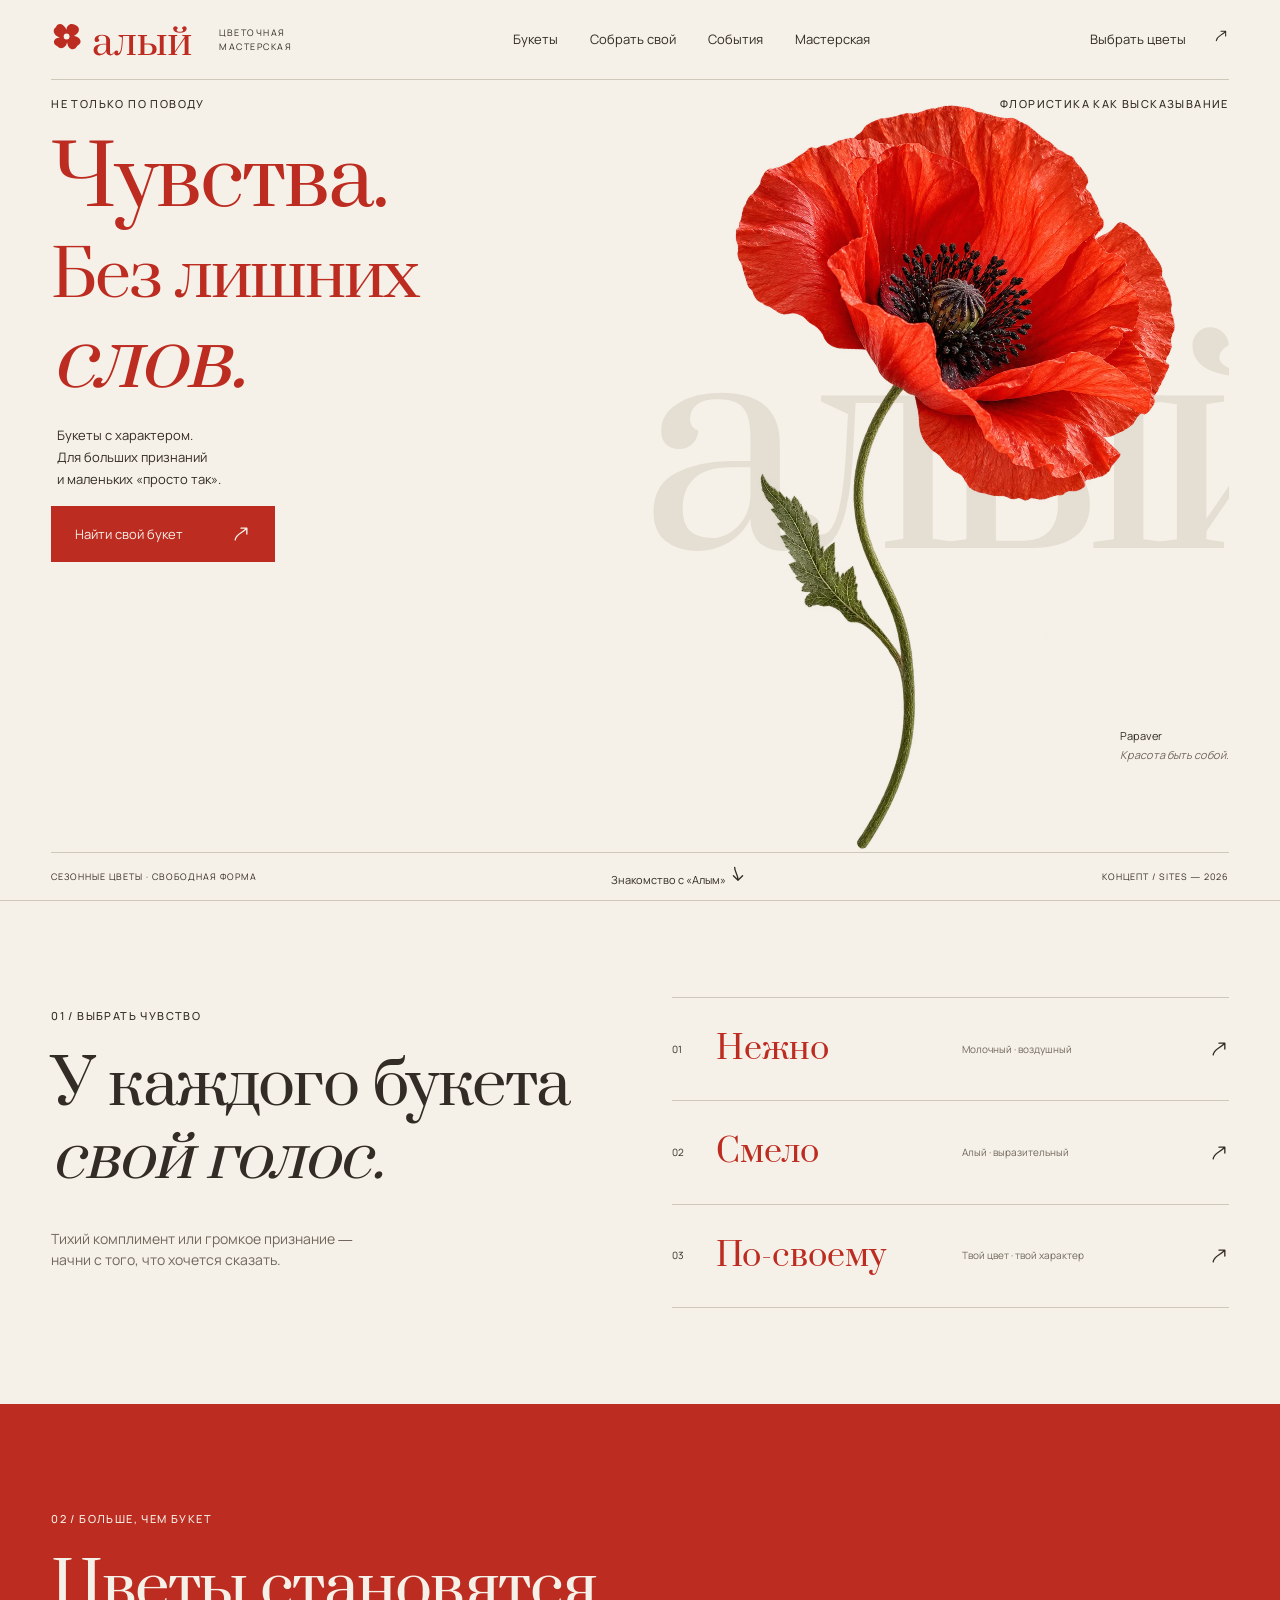
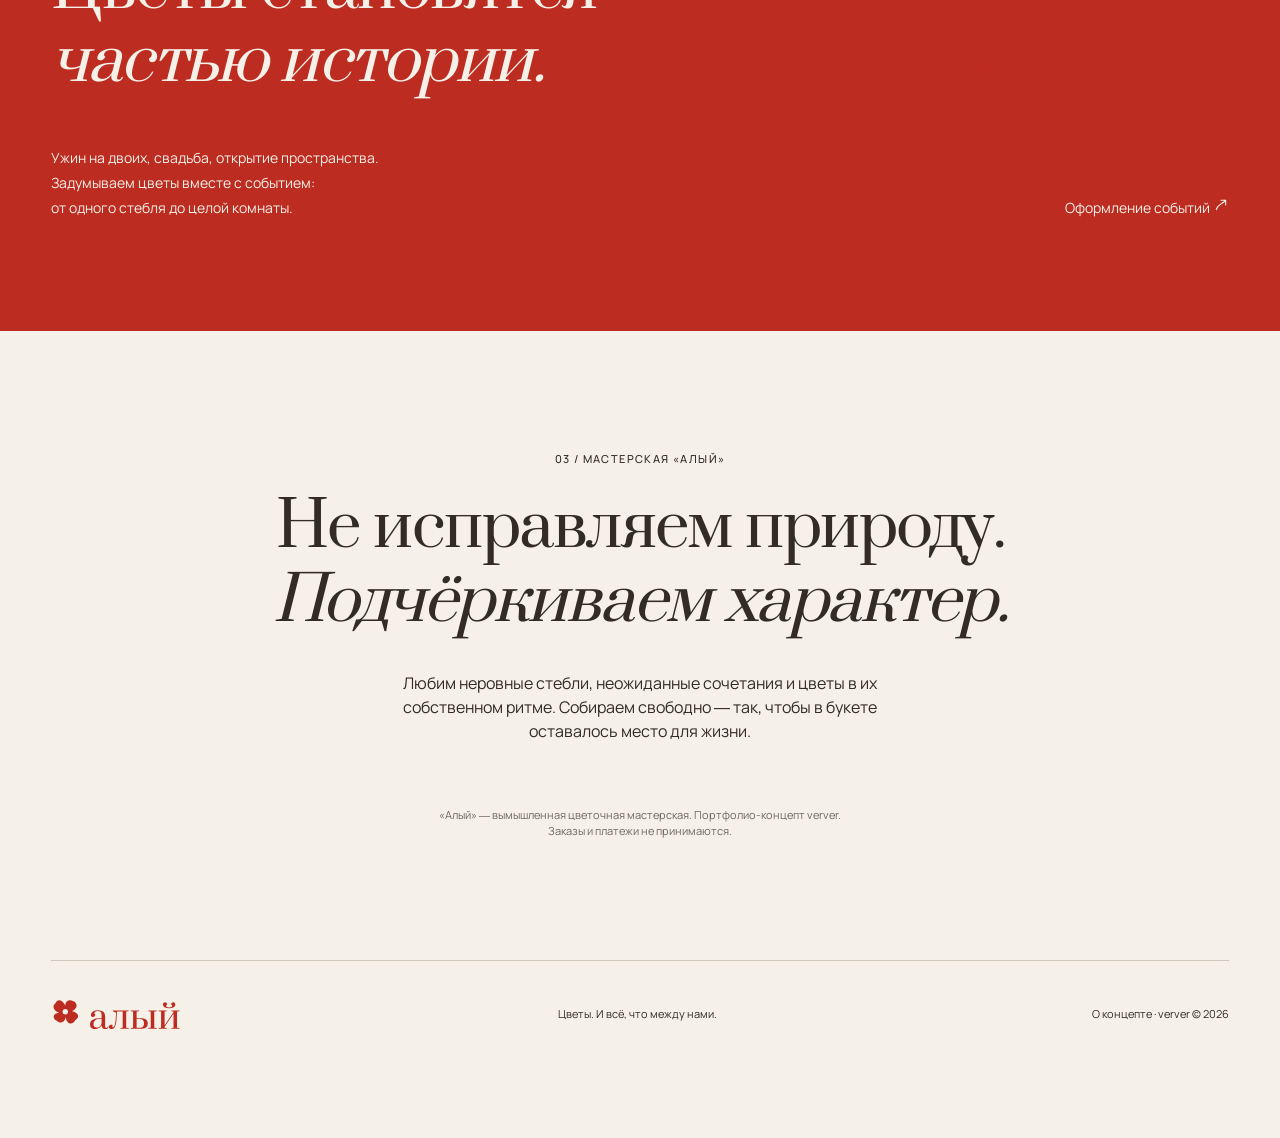
<file: index.html>
<!doctype html><html lang="ru" data-direction="editorial" data-font="prata"><head><script src="assets/js/page-entry.js?v=add3cdfca0"></script><meta charset="utf-8"><meta name="viewport" content="width=device-width,initial-scale=1,viewport-fit=cover"><meta name="theme-color" content="#f5f1e8"><meta name="robots" content="noindex,nofollow"><title>Цветы с характером · Алый</title><meta name="description" content="Цветы с характером. Портфолио-концепт цветочной мастерской «Алый»."><link rel="icon" href="assets/brand/favicon.svg?v=f1dd30952b"><link rel="stylesheet" href="assets/css/concept.css?v=f0fbaae327"><script src="assets/js/site.js?v=18619ff0b1" defer></script><link rel="stylesheet" href="assets/css/pages.css?v=2ff07b9768"><link rel="stylesheet" href="assets/css/builder.css?v=6adb1e504c"><link rel="stylesheet" href="assets/css/motion.css?v=3268e248c4"><link rel="stylesheet" href="assets/css/menu.css?v=fd1d62593d"><script src="assets/js/motion.js?v=5b8e548f19" defer></script><script type="module" src="assets/js/icons.js?v=542ea59910"></script><script type="module" src="assets/js/navigation.js?v=9a3cbf3121"></script><link rel="canonical" href="https://verver-vadya.github.io/site-aly/"><meta property="og:type" content="website"><meta property="og:locale" content="ru_RU"><meta property="og:title" content="Цветы с характером · Алый"><meta property="og:description" content="Цветочная мастерская и конструктор собственного букета. Портфолио-концепт verver."><meta property="og:url" content="https://verver-vadya.github.io/site-aly/"><meta property="og:image" content="https://verver-vadya.github.io/site-aly/assets/images/social.jpg"><meta property="og:image:width" content="1200"><meta property="og:image:height" content="630"></head><body>
<a class="skip" href="#main">Перейти к содержимому</a>

<header><a class="brand" href="index.html" aria-label="Алый, главная"><img class="brand-logo" src="assets/brand/logo.svg?v=8d2c58bb38" width="240" height="80" alt="Алый"></a><span class="brand-note">ЦВЕТОЧНАЯ<br>МАСТЕРСКАЯ</span><nav aria-label="Основная навигация"><a href="catalog.html">Букеты</a><a href="builder.html">Собрать свой</a><a href="events.html">События</a><a href="atelier.html">Мастерская</a></nav><a class="header-link" href="catalog.html">Выбрать цветы <span class="motion-arrow" aria-hidden="true"><svg class="ui-icon" viewBox="0 0 24 24" fill="none" stroke="currentColor" stroke-width="1.6" stroke-linecap="round" stroke-linejoin="round" aria-hidden="true"><path d="M5 19C6 12 12 12 19 5M12 5H19V12"/></svg></span></a><div class="bloom-menu" data-open="false"><div class="menu-surface" aria-hidden="true"></div><button class="menu-button" aria-label="Меню" aria-expanded="false" aria-controls="mobile-nav"><span class="control-inner"><morph-icon data-menu-icon icon="M4 8.5C9 6.8 14 6.8 20 8.5M4 15.5C10 17.2 15 17.2 20 15.5" reduced-motion="user" size="22" stroke-width="1.6" aria-hidden="true"><svg viewBox="0 0 24 24" fill="none" stroke="currentColor" stroke-width="1.6"><path d="M4 8.5C9 6.8 14 6.8 20 8.5M4 15.5C10 17.2 15 17.2 20 15.5"/></svg></morph-icon></span></button><nav id="mobile-nav" class="mobile-nav" aria-label="Мобильная навигация" hidden><a href="catalog.html">Букеты</a><a href="builder.html">Собрать свой</a><a href="events.html">События</a><a href="atelier.html">Мастерская</a><a href="contacts.html">О концепте</a></nav></div><noscript><nav  class="menu-fallback" aria-label="Мобильная навигация"><a href="catalog.html">Букеты</a><a href="builder.html">Собрать свой</a><a href="events.html">События</a><a href="atelier.html">Мастерская</a><a href="contacts.html">О концепте</a></nav></noscript></header>

<main id="main"><section class="hero"><div class="eyebrow hero-top"><span>НЕ ТОЛЬКО ПО ПОВОДУ</span><span>ФЛОРИСТИКА КАК ВЫСКАЗЫВАНИЕ</span></div><div class="hero-copy"><h1>Чувства.<br><span>Без лишних</span><br><i>слов.</i></h1><p>Букеты с характером.<br>Для больших признаний<br>и маленьких «просто так».</p><a class="cta" href="catalog.html"><span class="control-inner">Найти свой букет <span class="motion-arrow" aria-hidden="true"><svg class="ui-icon" viewBox="0 0 24 24" fill="none" stroke="currentColor" stroke-width="1.6" stroke-linecap="round" stroke-linejoin="round" aria-hidden="true"><path d="M5 19C6 12 12 12 19 5M12 5H19V12"/></svg></span></span></a></div><div class="flower-stage"><span class="flower-word" data-overlap-ok aria-hidden="true">алый</span><img class="hero-flower" data-overlap-ok src="assets/images/poppy.webp" width="1024" height="1536" alt="Алый мак с тонкими складками на лепестках и изогнутым зелёным стеблем" fetchpriority="high"><span class="botanical-note">Papaver<br><i>Красота быть собой.</i></span></div><div class="hero-bottom"><span>СЕЗОННЫЕ ЦВЕТЫ · СВОБОДНАЯ ФОРМА</span><a href="catalog.html">Знакомство с «Алым» <span class="motion-arrow" aria-hidden="true"><svg class="ui-icon" viewBox="0 0 24 24" fill="none" stroke="currentColor" stroke-width="1.6" stroke-linecap="round" stroke-linejoin="round" aria-hidden="true"><path d="M8 4C8 10 12 12 12 19.5M6.5 14L12 19.5L17.5 14"/></svg></span></a><span class="edition">КОНЦЕПТ / SITES — 2026</span></div></section>
<section class="collection section" id="collection"><div><p class="eyebrow">01 / ВЫБРАТЬ ЧУВСТВО</p><h2>У каждого букета<br><i>свой голос.</i></h2><p class="muted">Тихий комплимент или громкое признание —<br>начни с того, что хочется сказать.</p></div><div class="bouquet-list"><a href="bouquet-nezhno.html"><span>01</span><strong>Нежно</strong><small>Молочный · воздушный</small><span class="motion-arrow" aria-hidden="true"><svg class="ui-icon" viewBox="0 0 24 24" fill="none" stroke="currentColor" stroke-width="1.6" stroke-linecap="round" stroke-linejoin="round" aria-hidden="true"><path d="M5 19C6 12 12 12 19 5M12 5H19V12"/></svg></span></a><a href="bouquet-smelo.html"><span>02</span><strong>Смело</strong><small>Алый · выразительный</small><span class="motion-arrow" aria-hidden="true"><svg class="ui-icon" viewBox="0 0 24 24" fill="none" stroke="currentColor" stroke-width="1.6" stroke-linecap="round" stroke-linejoin="round" aria-hidden="true"><path d="M5 19C6 12 12 12 19 5M12 5H19V12"/></svg></span></a><a href="bouquet-po-svoemu.html"><span>03</span><strong>По-своему</strong><small>Твой цвет · твой характер</small><span class="motion-arrow" aria-hidden="true"><svg class="ui-icon" viewBox="0 0 24 24" fill="none" stroke="currentColor" stroke-width="1.6" stroke-linecap="round" stroke-linejoin="round" aria-hidden="true"><path d="M5 19C6 12 12 12 19 5M12 5H19V12"/></svg></span></a></div></section>
<section class="events section" id="events"><p class="eyebrow">02 / БОЛЬШЕ, ЧЕМ БУКЕТ</p><h2>Цветы становятся<br><i>частью истории.</i></h2><div class="event-bottom"><p>Ужин на двоих, свадьба, открытие пространства.<br>Задумываем цветы вместе с событием:<br>от одного стебля до целой комнаты.</p><a href="events.html">Оформление событий <span class="motion-arrow" aria-hidden="true"><svg class="ui-icon" viewBox="0 0 24 24" fill="none" stroke="currentColor" stroke-width="1.6" stroke-linecap="round" stroke-linejoin="round" aria-hidden="true"><path d="M5 19C6 12 12 12 19 5M12 5H19V12"/></svg></span></a></div><img class="event-mark" data-overlap-ok src="assets/brand/mark.svg?v=f81c8dc251" width="64" height="64" alt=""></section>
<section class="atelier section" id="atelier"><p class="eyebrow">03 / МАСТЕРСКАЯ «АЛЫЙ»</p><h2>Не исправляем природу.<br><i>Подчёркиваем характер.</i></h2><p>Любим неровные стебли, неожиданные сочетания и цветы в их собственном ритме. Собираем свободно — так, чтобы в букете оставалось место для жизни.</p><p class="concept-note">«Алый» — вымышленная цветочная мастерская. Портфолио-концепт verver. Заказы и платежи не принимаются.</p></section></main><footer><a class="brand" href="index.html"><img class="brand-logo" src="assets/brand/logo.svg?v=8d2c58bb38" width="240" height="80" alt="Алый"></a><span>Цветы. И всё, что между нами.</span><span><a href="contacts.html">О концепте · verver © 2026</a></span></footer></body></html>
</file>
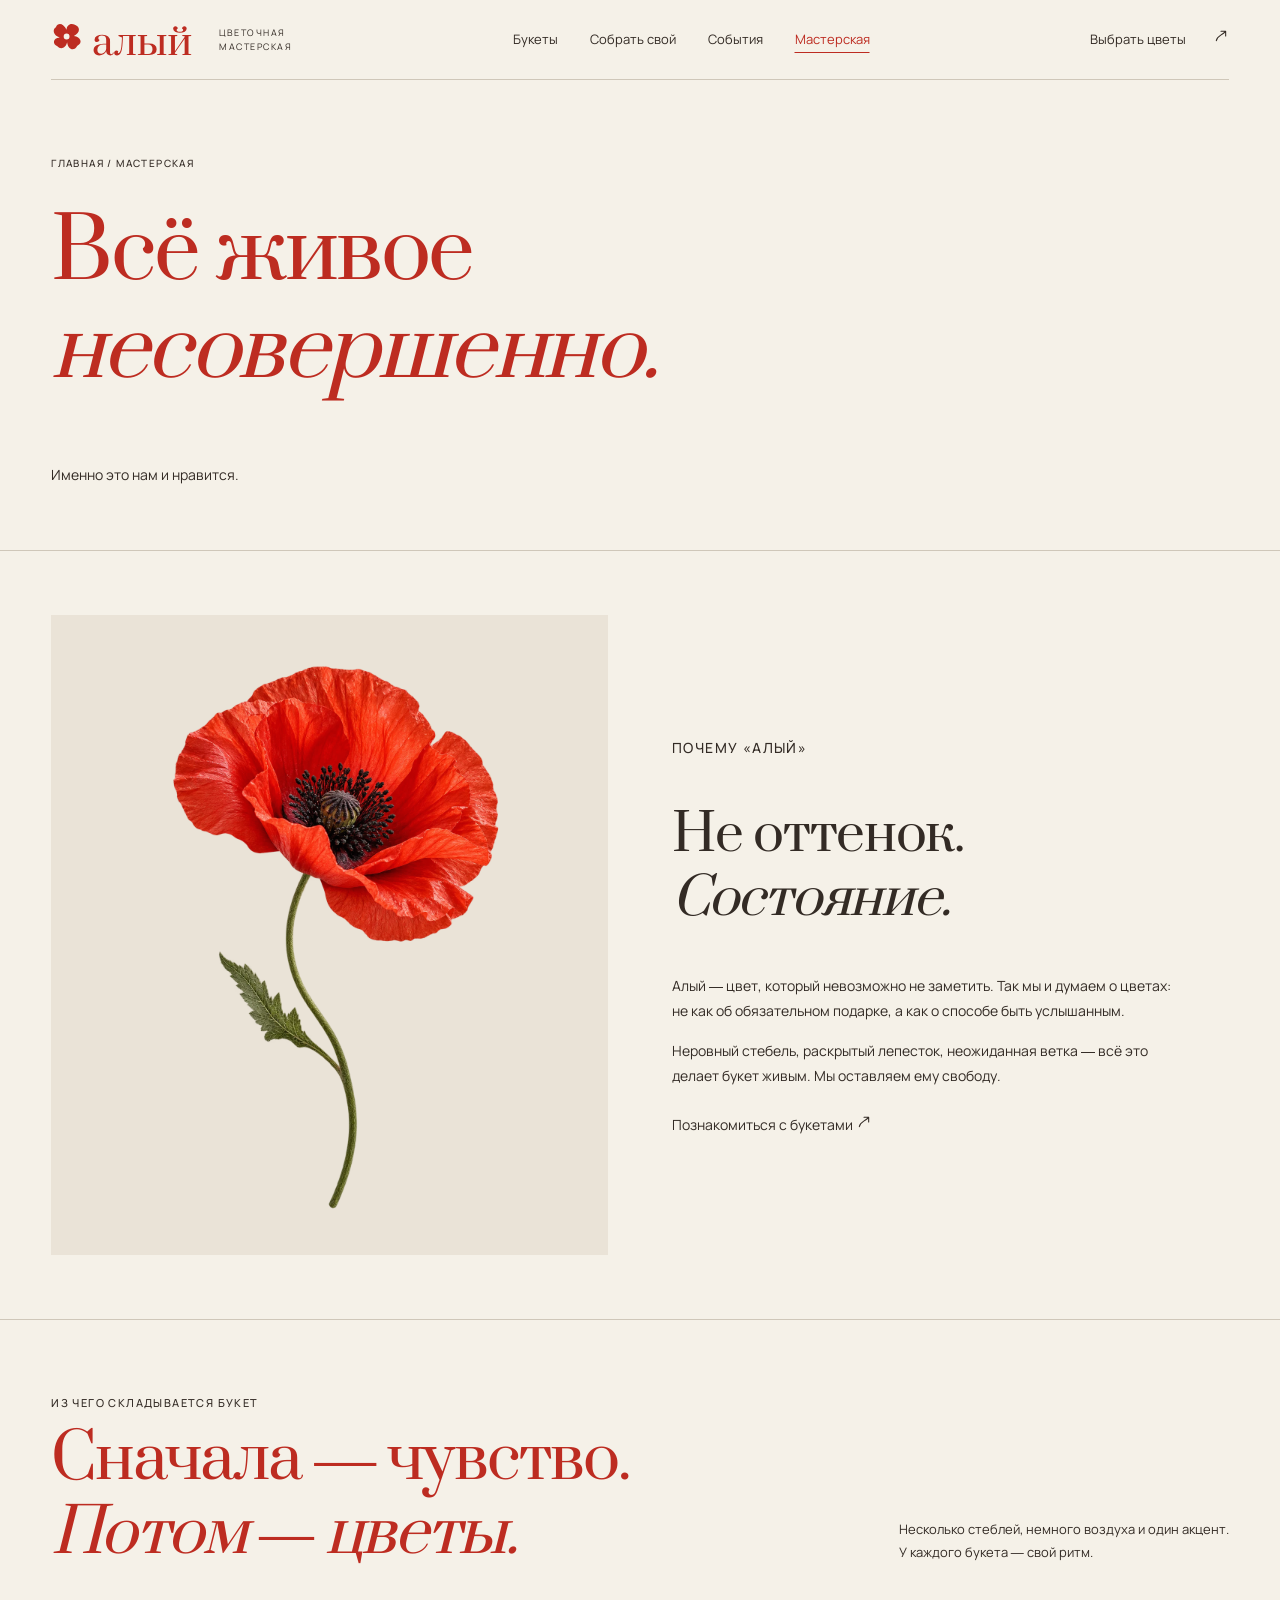
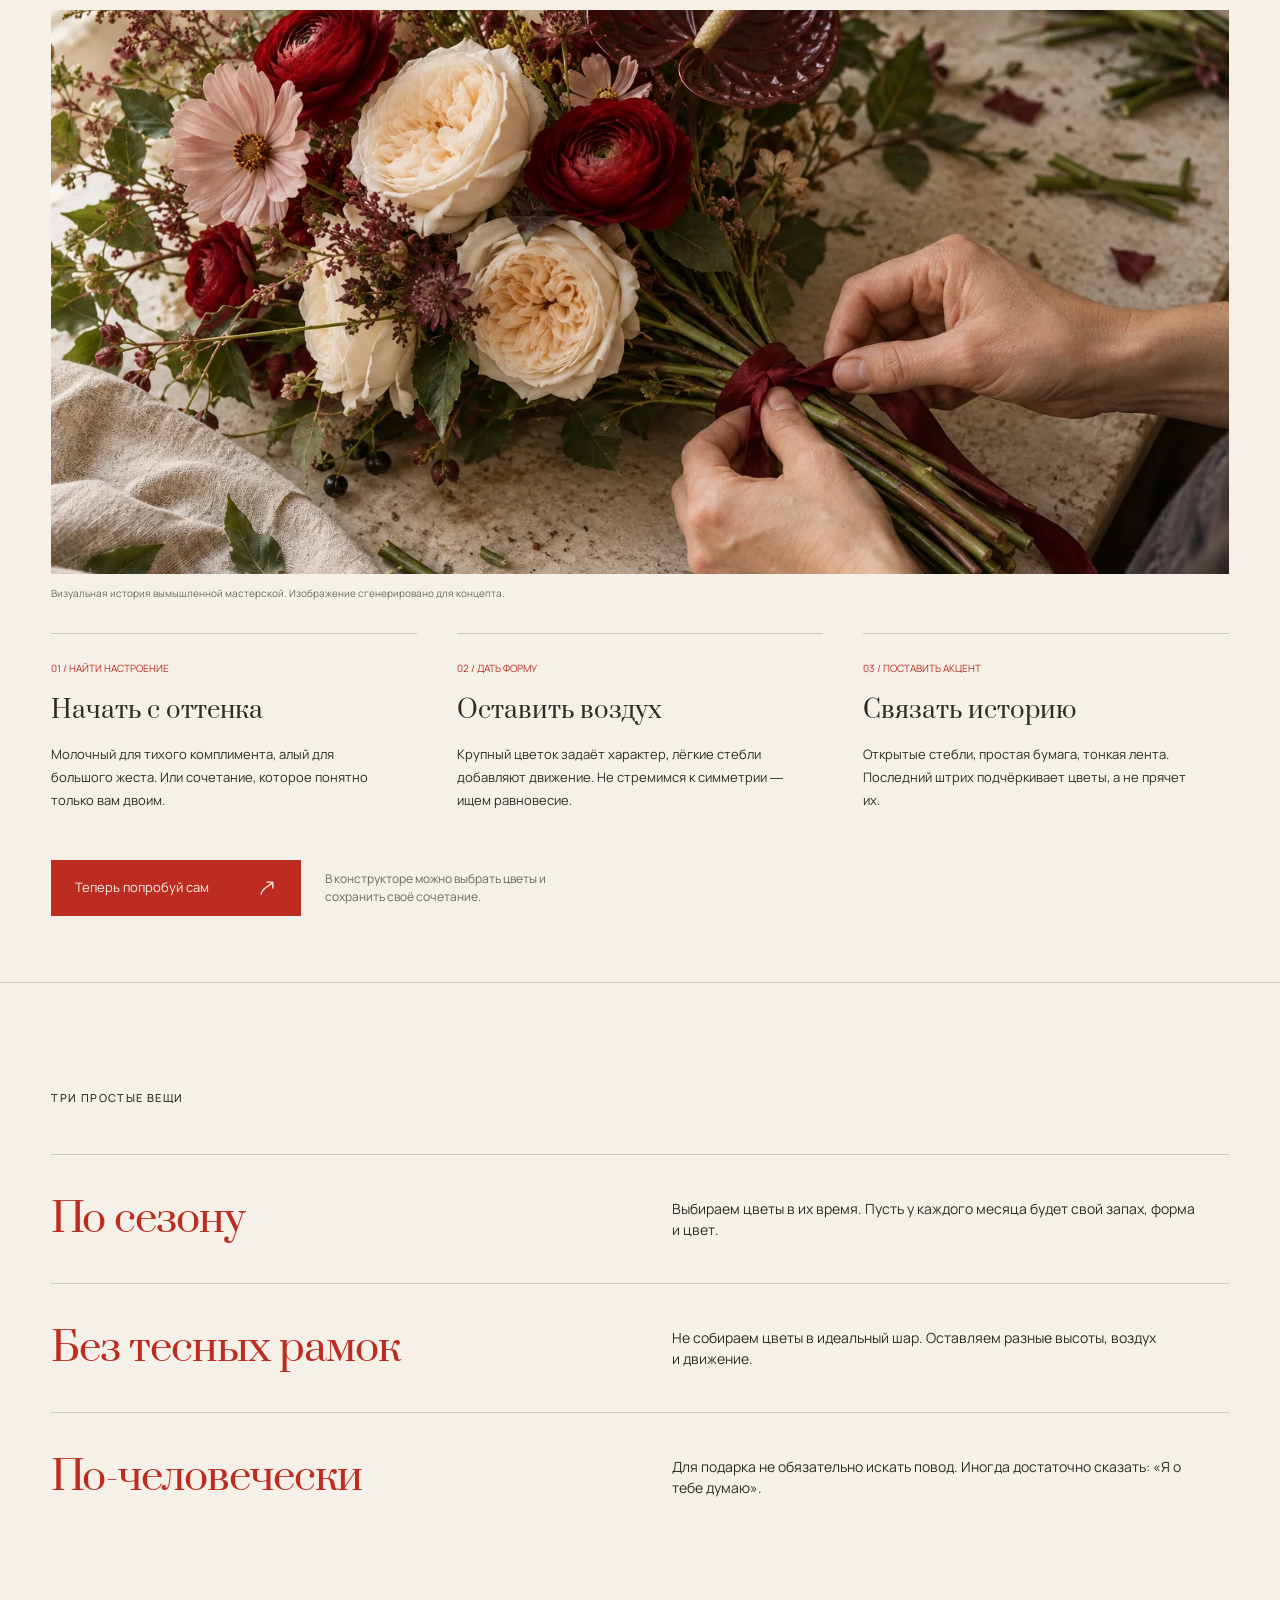
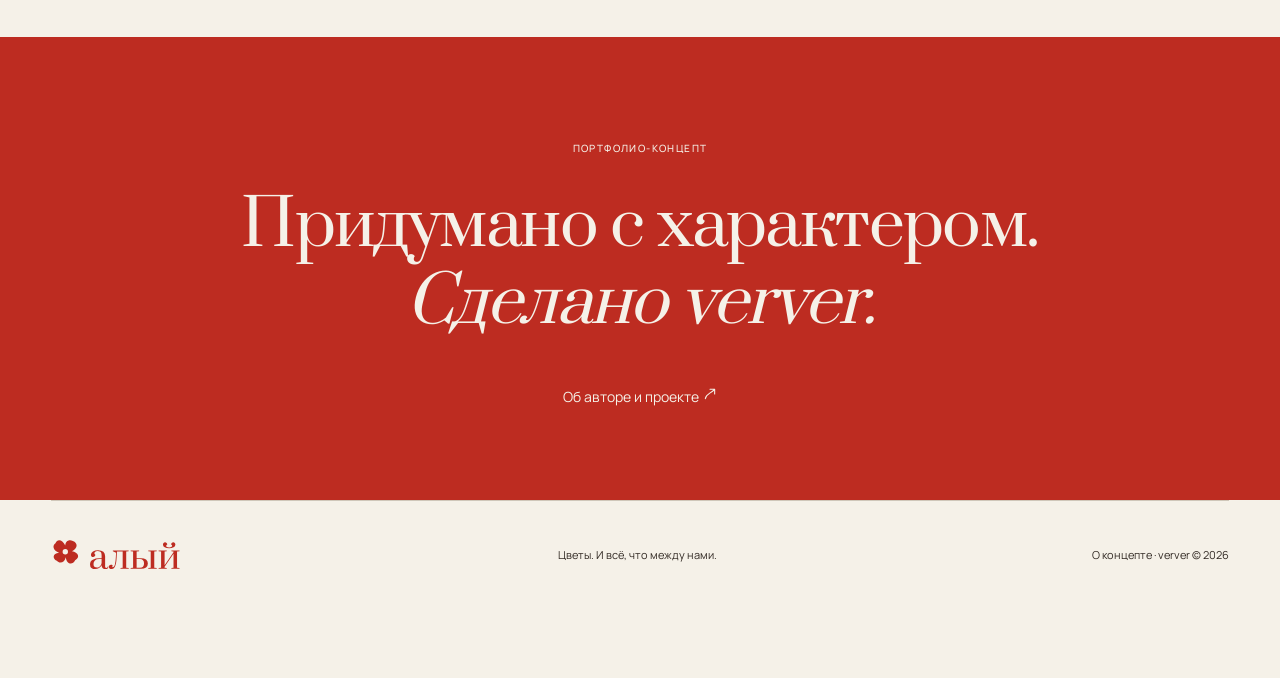
<file: atelier.html>
<!doctype html><html lang="ru" data-direction="editorial" data-font="prata"><head><script src="assets/js/page-entry.js?v=add3cdfca0"></script><meta charset="utf-8"><meta name="viewport" content="width=device-width,initial-scale=1,viewport-fit=cover"><meta name="theme-color" content="#f5f1e8"><meta name="robots" content="noindex,nofollow"><title>О мастерской · Алый</title><meta name="description" content="О мастерской. Портфолио-концепт цветочной мастерской «Алый»."><link rel="icon" href="assets/brand/favicon.svg?v=f1dd30952b"><link rel="stylesheet" href="assets/css/concept.css?v=f0fbaae327"><script src="assets/js/site.js?v=18619ff0b1" defer></script><link rel="stylesheet" href="assets/css/pages.css?v=2ff07b9768"><link rel="stylesheet" href="assets/css/builder.css?v=6adb1e504c"><link rel="stylesheet" href="assets/css/motion.css?v=3268e248c4"><link rel="stylesheet" href="assets/css/menu.css?v=fd1d62593d"><script src="assets/js/motion.js?v=5b8e548f19" defer></script><script type="module" src="assets/js/icons.js?v=542ea59910"></script><script type="module" src="assets/js/navigation.js?v=9a3cbf3121"></script><link rel="canonical" href="https://verver-vadya.github.io/site-aly/atelier.html"><meta property="og:type" content="website"><meta property="og:locale" content="ru_RU"><meta property="og:title" content="О мастерской · Алый"><meta property="og:description" content="Цветочная мастерская и конструктор собственного букета. Портфолио-концепт verver."><meta property="og:url" content="https://verver-vadya.github.io/site-aly/atelier.html"><meta property="og:image" content="https://verver-vadya.github.io/site-aly/assets/images/social.jpg"><meta property="og:image:width" content="1200"><meta property="og:image:height" content="630"></head><body>
<a class="skip" href="#main">Перейти к содержимому</a>

<header><a class="brand" href="index.html" aria-label="Алый, главная"><img class="brand-logo" src="assets/brand/logo.svg?v=8d2c58bb38" width="240" height="80" alt="Алый"></a><span class="brand-note">ЦВЕТОЧНАЯ<br>МАСТЕРСКАЯ</span><nav aria-label="Основная навигация"><a href="catalog.html">Букеты</a><a href="builder.html">Собрать свой</a><a href="events.html">События</a><a href="atelier.html" aria-current="page">Мастерская</a></nav><a class="header-link" href="catalog.html">Выбрать цветы <span class="motion-arrow" aria-hidden="true"><svg class="ui-icon" viewBox="0 0 24 24" fill="none" stroke="currentColor" stroke-width="1.6" stroke-linecap="round" stroke-linejoin="round" aria-hidden="true"><path d="M5 19C6 12 12 12 19 5M12 5H19V12"/></svg></span></a><div class="bloom-menu" data-open="false"><div class="menu-surface" aria-hidden="true"></div><button class="menu-button" aria-label="Меню" aria-expanded="false" aria-controls="mobile-nav"><span class="control-inner"><morph-icon data-menu-icon icon="M4 8.5C9 6.8 14 6.8 20 8.5M4 15.5C10 17.2 15 17.2 20 15.5" reduced-motion="user" size="22" stroke-width="1.6" aria-hidden="true"><svg viewBox="0 0 24 24" fill="none" stroke="currentColor" stroke-width="1.6"><path d="M4 8.5C9 6.8 14 6.8 20 8.5M4 15.5C10 17.2 15 17.2 20 15.5"/></svg></morph-icon></span></button><nav id="mobile-nav" class="mobile-nav" aria-label="Мобильная навигация" hidden><a href="catalog.html">Букеты</a><a href="builder.html">Собрать свой</a><a href="events.html">События</a><a href="atelier.html" aria-current="page">Мастерская</a><a href="contacts.html">О концепте</a></nav></div><noscript><nav  class="menu-fallback" aria-label="Мобильная навигация"><a href="catalog.html">Букеты</a><a href="builder.html">Собрать свой</a><a href="events.html">События</a><a href="atelier.html" aria-current="page">Мастерская</a><a href="contacts.html">О концепте</a></nav></noscript></header>

<main id="main"><section class="page-heading atelier-heading"><p class="eyebrow">ГЛАВНАЯ / МАСТЕРСКАЯ</p><h1>Всё живое<br><i>несовершенно.</i></h1><div class="page-heading-bottom"><p>Именно это нам и нравится.</p></div></section><section class="atelier-editorial"><div class="atelier-flower"><img src="assets/images/poppy.webp" width="1024" height="1536" alt="Мак с живыми складками на лепестках" loading="lazy"></div><div><p class="eyebrow">ПОЧЕМУ «АЛЫЙ»</p><h2>Не оттенок.<br><i>Состояние.</i></h2><p>Алый — цвет, который невозможно не заметить. Так мы и думаем о цветах: не как об обязательном подарке, а как о способе быть услышанным.</p><p>Неровный стебель, раскрытый лепесток, неожиданная ветка — всё это делает букет живым. Мы оставляем ему свободу.</p><a class="text-link" href="catalog.html">Познакомиться с букетами <span class="motion-arrow" aria-hidden="true"><svg class="ui-icon" viewBox="0 0 24 24" fill="none" stroke="currentColor" stroke-width="1.6" stroke-linecap="round" stroke-linejoin="round" aria-hidden="true"><path d="M5 19C6 12 12 12 19 5M12 5H19V12"/></svg></span></a></div></section><section class="workshop-story"><div class="workshop-story-head"><div><p class="eyebrow">ИЗ ЧЕГО СКЛАДЫВАЕТСЯ БУКЕТ</p><h2>Сначала — чувство.<br><i>Потом — цветы.</i></h2></div><p>Несколько стеблей, немного воздуха и один акцент. У каждого букета — свой ритм.</p></div><figure class="workshop-image"><img src="assets/images/workshop.webp" width="1536" height="1024" loading="lazy" alt="Руки связывают винной лентой свободный букет из молочных, алых и пудровых цветов"><figcaption>Визуальная история вымышленной мастерской. Изображение сгенерировано для концепта.</figcaption></figure><div class="workshop-steps"><article><small>01 / НАЙТИ НАСТРОЕНИЕ</small><h3>Начать с оттенка</h3><p>Молочный для тихого комплимента, алый для большого жеста. Или сочетание, которое понятно только вам двоим.</p></article><article><small>02 / ДАТЬ ФОРМУ</small><h3>Оставить воздух</h3><p>Крупный цветок задаёт характер, лёгкие стебли добавляют движение. Не стремимся к симметрии — ищем равновесие.</p></article><article><small>03 / ПОСТАВИТЬ АКЦЕНТ</small><h3>Связать историю</h3><p>Открытые стебли, простая бумага, тонкая лента. Последний штрих подчёркивает цветы, а не прячет их.</p></article></div><div class="workshop-invite"><a class="cta" href="builder.html"><span class="control-inner">Теперь попробуй сам <span class="motion-arrow" aria-hidden="true"><svg class="ui-icon" viewBox="0 0 24 24" fill="none" stroke="currentColor" stroke-width="1.6" stroke-linecap="round" stroke-linejoin="round" aria-hidden="true"><path d="M5 19C6 12 12 12 19 5M12 5H19V12"/></svg></span></span></a><p>В конструкторе можно выбрать цветы и сохранить своё сочетание.</p></div></section>
<section class="principles section"><p class="eyebrow">ТРИ ПРОСТЫЕ ВЕЩИ</p><article><h2>По сезону</h2><p>Выбираем цветы в их время. Пусть у каждого месяца будет свой запах, форма и цвет.</p></article><article><h2>Без тесных рамок</h2><p>Не собираем цветы в идеальный шар. Оставляем разные высоты, воздух и движение.</p></article><article><h2>По-человечески</h2><p>Для подарка не обязательно искать повод. Иногда достаточно сказать: «Я о тебе думаю».</p></article></section><section class="closing-note"><p class="eyebrow">ПОРТФОЛИО-КОНЦЕПТ</p><h2>Придумано с характером.<br><i>Сделано verver.</i></h2><a class="text-link" href="contacts.html">Об авторе и проекте <span class="motion-arrow" aria-hidden="true"><svg class="ui-icon" viewBox="0 0 24 24" fill="none" stroke="currentColor" stroke-width="1.6" stroke-linecap="round" stroke-linejoin="round" aria-hidden="true"><path d="M5 19C6 12 12 12 19 5M12 5H19V12"/></svg></span></a></section></main><footer><a class="brand" href="index.html"><img class="brand-logo" src="assets/brand/logo.svg?v=8d2c58bb38" width="240" height="80" alt="Алый"></a><span>Цветы. И всё, что между нами.</span><span><a href="contacts.html">О концепте · verver © 2026</a></span></footer></body></html>
</file>
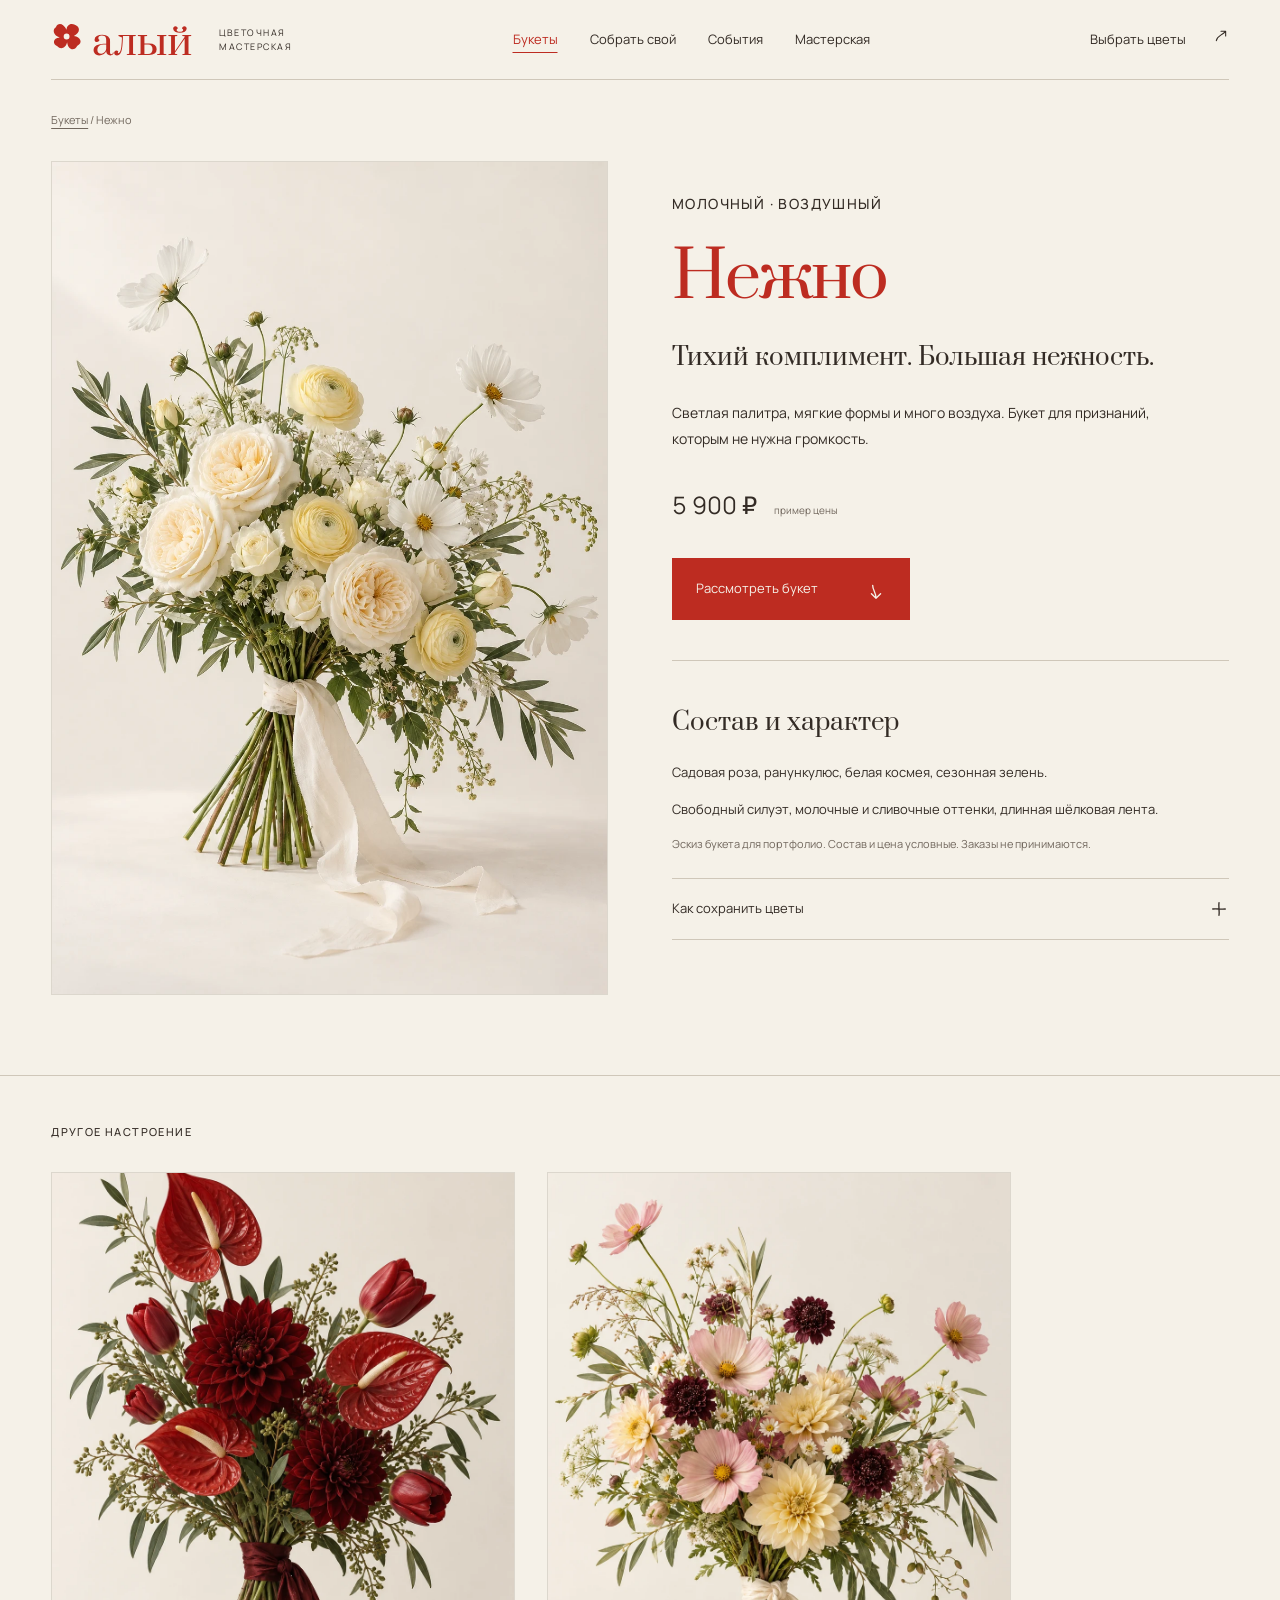
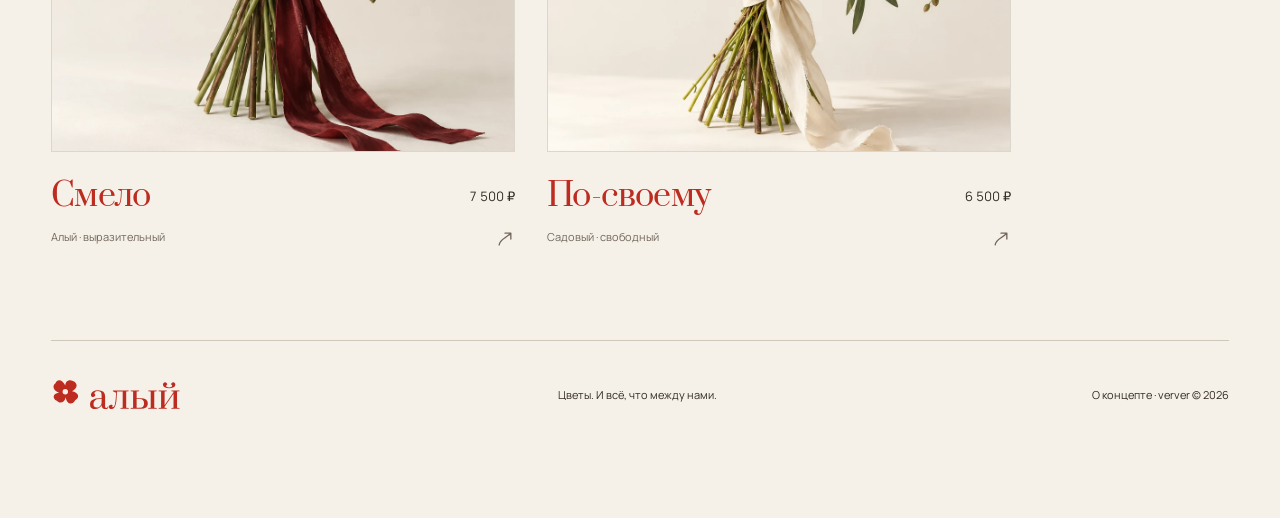
<file: bouquet-nezhno.html>
<!doctype html><html lang="ru" data-direction="editorial" data-font="prata"><head><script src="assets/js/page-entry.js?v=add3cdfca0"></script><meta charset="utf-8"><meta name="viewport" content="width=device-width,initial-scale=1,viewport-fit=cover"><meta name="theme-color" content="#f5f1e8"><meta name="robots" content="noindex,nofollow"><title>Букет «Нежно» · Алый</title><meta name="description" content="Букет «Нежно». Портфолио-концепт цветочной мастерской «Алый»."><link rel="icon" href="assets/brand/favicon.svg?v=f1dd30952b"><link rel="stylesheet" href="assets/css/concept.css?v=f0fbaae327"><script src="assets/js/site.js?v=18619ff0b1" defer></script><link rel="stylesheet" href="assets/css/pages.css?v=2ff07b9768"><link rel="stylesheet" href="assets/css/builder.css?v=6adb1e504c"><link rel="stylesheet" href="assets/css/motion.css?v=3268e248c4"><link rel="stylesheet" href="assets/css/menu.css?v=fd1d62593d"><script src="assets/js/motion.js?v=5b8e548f19" defer></script><script type="module" src="assets/js/icons.js?v=542ea59910"></script><script type="module" src="assets/js/navigation.js?v=9a3cbf3121"></script><link rel="canonical" href="https://verver-vadya.github.io/site-aly/bouquet-nezhno.html"><meta property="og:type" content="website"><meta property="og:locale" content="ru_RU"><meta property="og:title" content="Букет «Нежно» · Алый"><meta property="og:description" content="Цветочная мастерская и конструктор собственного букета. Портфолио-концепт verver."><meta property="og:url" content="https://verver-vadya.github.io/site-aly/bouquet-nezhno.html"><meta property="og:image" content="https://verver-vadya.github.io/site-aly/assets/images/social.jpg"><meta property="og:image:width" content="1200"><meta property="og:image:height" content="630"></head><body>
<a class="skip" href="#main">Перейти к содержимому</a>

<header><a class="brand" href="index.html" aria-label="Алый, главная"><img class="brand-logo" src="assets/brand/logo.svg?v=8d2c58bb38" width="240" height="80" alt="Алый"></a><span class="brand-note">ЦВЕТОЧНАЯ<br>МАСТЕРСКАЯ</span><nav aria-label="Основная навигация"><a href="catalog.html" aria-current="page">Букеты</a><a href="builder.html">Собрать свой</a><a href="events.html">События</a><a href="atelier.html">Мастерская</a></nav><a class="header-link" href="catalog.html" aria-current="page">Выбрать цветы <span class="motion-arrow" aria-hidden="true"><svg class="ui-icon" viewBox="0 0 24 24" fill="none" stroke="currentColor" stroke-width="1.6" stroke-linecap="round" stroke-linejoin="round" aria-hidden="true"><path d="M5 19C6 12 12 12 19 5M12 5H19V12"/></svg></span></a><div class="bloom-menu" data-open="false"><div class="menu-surface" aria-hidden="true"></div><button class="menu-button" aria-label="Меню" aria-expanded="false" aria-controls="mobile-nav"><span class="control-inner"><morph-icon data-menu-icon icon="M4 8.5C9 6.8 14 6.8 20 8.5M4 15.5C10 17.2 15 17.2 20 15.5" reduced-motion="user" size="22" stroke-width="1.6" aria-hidden="true"><svg viewBox="0 0 24 24" fill="none" stroke="currentColor" stroke-width="1.6"><path d="M4 8.5C9 6.8 14 6.8 20 8.5M4 15.5C10 17.2 15 17.2 20 15.5"/></svg></morph-icon></span></button><nav id="mobile-nav" class="mobile-nav" aria-label="Мобильная навигация" hidden><a href="catalog.html" aria-current="page">Букеты</a><a href="builder.html">Собрать свой</a><a href="events.html">События</a><a href="atelier.html">Мастерская</a><a href="contacts.html">О концепте</a></nav></div><noscript><nav  class="menu-fallback" aria-label="Мобильная навигация"><a href="catalog.html" aria-current="page">Букеты</a><a href="builder.html">Собрать свой</a><a href="events.html">События</a><a href="atelier.html">Мастерская</a><a href="contacts.html">О концепте</a></nav></noscript></header>

<main id="main"><div class="breadcrumbs"><a href="catalog.html">Букеты</a> / Нежно</div><section class="product-detail"><div class="detail-image" style="view-transition-name:photo-nezhno"><img src="assets/images/tender.webp" width="1024" height="1536" alt="Букет «Нежно» — молочный · воздушный" fetchpriority="high"></div><div class="detail-copy"><p class="eyebrow">МОЛОЧНЫЙ · ВОЗДУШНЫЙ</p><h1>Нежно</h1><p class="product-mood">Тихий комплимент. Большая нежность.</p><p>Светлая палитра, мягкие формы и много воздуха. Букет для признаний, которым не нужна громкость.</p><p class="product-price">5 900 ₽ <small>пример цены</small></p><a class="cta" href="#composition"><span class="control-inner">Рассмотреть букет <span aria-hidden="true"><svg class="ui-icon" viewBox="0 0 24 24" fill="none" stroke="currentColor" stroke-width="1.6" stroke-linecap="round" stroke-linejoin="round" aria-hidden="true"><path d="M8 4C8 10 12 12 12 19.5M6.5 14L12 19.5L17.5 14"/></svg></span></span></a><div class="product-composition" id="composition"><h2>Состав и характер</h2><p>Садовая роза, ранункулюс, белая космея, сезонная зелень.</p><p>Свободный силуэт, молочные и сливочные оттенки, длинная шёлковая лента.</p><p class="concept-note">Эскиз букета для портфолио. Состав и цена условные. Заказы не принимаются.</p></div><details class="care"><summary><span>Как сохранить цветы</span><morph-icon data-care-icon icon="M12 4.5C11.2 9.5 12.8 14.5 12 19.5M4.5 12C9.5 11.2 14.5 12.8 19.5 12" reduced-motion="user" size="20" stroke-width="1.6" aria-hidden="true"><svg viewBox="0 0 24 24" fill="none" stroke="currentColor" stroke-width="1.6"><path d="M12 4.5C11.2 9.5 12.8 14.5 12 19.5M4.5 12C9.5 11.2 14.5 12.8 19.5 12"/></svg></morph-icon></summary><p>Поставь букет в чистую вазу, убери листья ниже уровня воды и обнови срезы. Меняй воду ежедневно, держи цветы подальше от батареи, прямого солнца и фруктов.</p></details></div></section><section class="catalog-section related"><p class="eyebrow">ДРУГОЕ НАСТРОЕНИЕ</p><div class="product-grid"><article class="product-card" data-tone="red"><a href="bouquet-smelo.html"><div class="product-image"><img src="assets/images/bold.webp" alt="Букет «Смело»: алый · выразительный" width="1024" height="1536" loading="lazy"></div><div class="product-card-title"><h2>Смело</h2><span>7 500 ₽</span></div><p>Алый · выразительный <span class="motion-arrow" aria-hidden="true"><svg class="ui-icon" viewBox="0 0 24 24" fill="none" stroke="currentColor" stroke-width="1.6" stroke-linecap="round" stroke-linejoin="round" aria-hidden="true"><path d="M5 19C6 12 12 12 19 5M12 5H19V12"/></svg></span></p></a></article><article class="product-card" data-tone="garden"><a href="bouquet-po-svoemu.html"><div class="product-image"><img src="assets/images/wild.webp" alt="Букет «По-своему»: садовый · свободный" width="1024" height="1536" loading="lazy"></div><div class="product-card-title"><h2>По-своему</h2><span>6 500 ₽</span></div><p>Садовый · свободный <span class="motion-arrow" aria-hidden="true"><svg class="ui-icon" viewBox="0 0 24 24" fill="none" stroke="currentColor" stroke-width="1.6" stroke-linecap="round" stroke-linejoin="round" aria-hidden="true"><path d="M5 19C6 12 12 12 19 5M12 5H19V12"/></svg></span></p></a></article></div></section></main><footer><a class="brand" href="index.html"><img class="brand-logo" src="assets/brand/logo.svg?v=8d2c58bb38" width="240" height="80" alt="Алый"></a><span>Цветы. И всё, что между нами.</span><span><a href="contacts.html">О концепте · verver © 2026</a></span></footer></body></html>
</file>
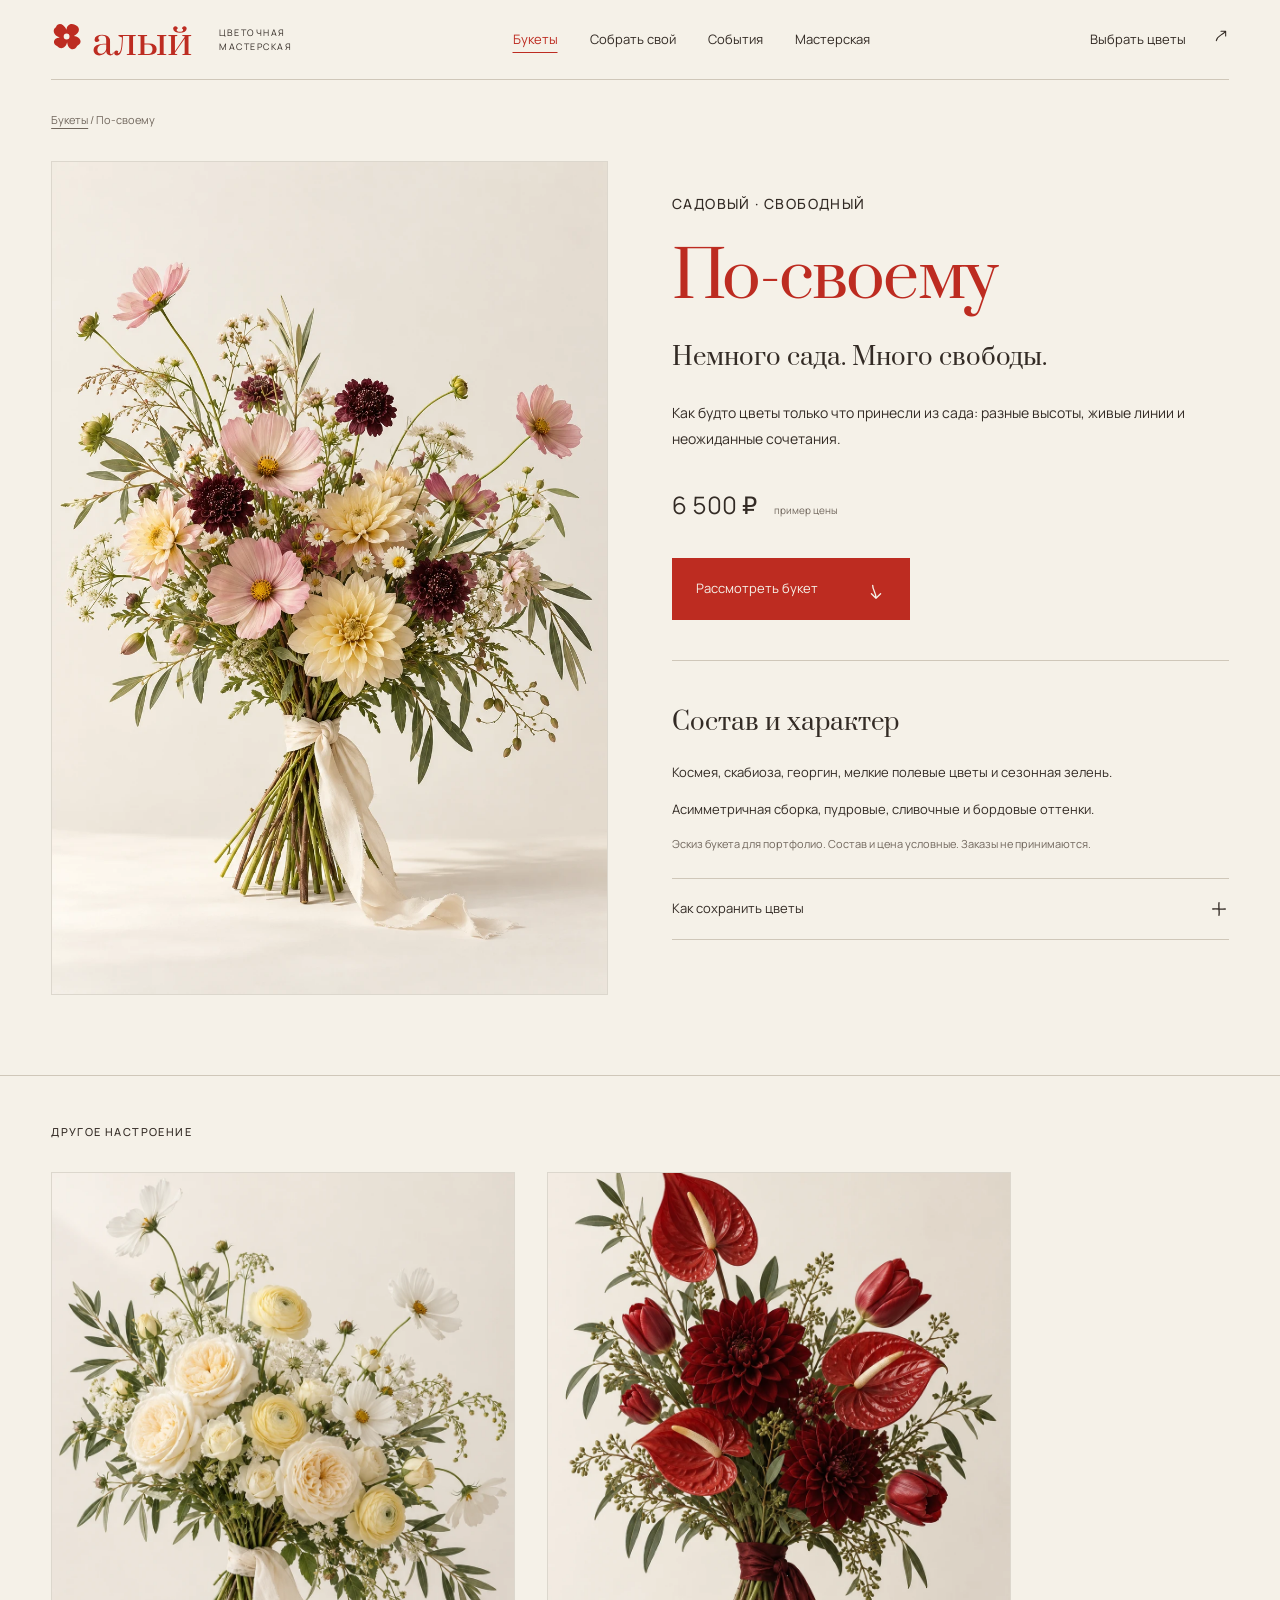
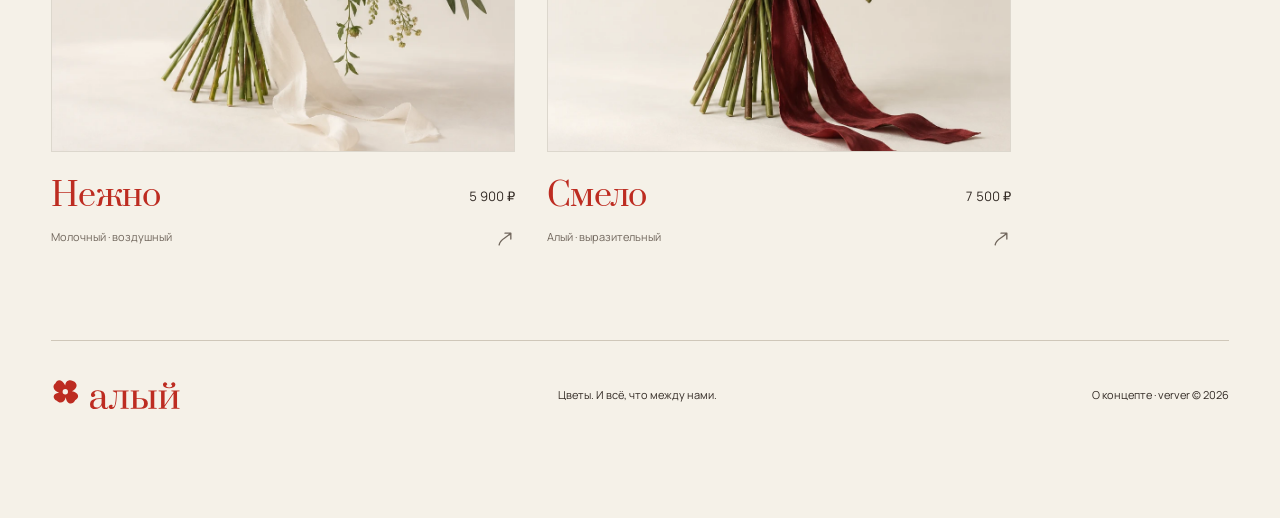
<file: bouquet-po-svoemu.html>
<!doctype html><html lang="ru" data-direction="editorial" data-font="prata"><head><script src="assets/js/page-entry.js?v=add3cdfca0"></script><meta charset="utf-8"><meta name="viewport" content="width=device-width,initial-scale=1,viewport-fit=cover"><meta name="theme-color" content="#f5f1e8"><meta name="robots" content="noindex,nofollow"><title>Букет «По-своему» · Алый</title><meta name="description" content="Букет «По-своему». Портфолио-концепт цветочной мастерской «Алый»."><link rel="icon" href="assets/brand/favicon.svg?v=f1dd30952b"><link rel="stylesheet" href="assets/css/concept.css?v=f0fbaae327"><script src="assets/js/site.js?v=18619ff0b1" defer></script><link rel="stylesheet" href="assets/css/pages.css?v=2ff07b9768"><link rel="stylesheet" href="assets/css/builder.css?v=6adb1e504c"><link rel="stylesheet" href="assets/css/motion.css?v=3268e248c4"><link rel="stylesheet" href="assets/css/menu.css?v=fd1d62593d"><script src="assets/js/motion.js?v=5b8e548f19" defer></script><script type="module" src="assets/js/icons.js?v=542ea59910"></script><script type="module" src="assets/js/navigation.js?v=9a3cbf3121"></script><link rel="canonical" href="https://verver-vadya.github.io/site-aly/bouquet-po-svoemu.html"><meta property="og:type" content="website"><meta property="og:locale" content="ru_RU"><meta property="og:title" content="Букет «По-своему» · Алый"><meta property="og:description" content="Цветочная мастерская и конструктор собственного букета. Портфолио-концепт verver."><meta property="og:url" content="https://verver-vadya.github.io/site-aly/bouquet-po-svoemu.html"><meta property="og:image" content="https://verver-vadya.github.io/site-aly/assets/images/social.jpg"><meta property="og:image:width" content="1200"><meta property="og:image:height" content="630"></head><body>
<a class="skip" href="#main">Перейти к содержимому</a>

<header><a class="brand" href="index.html" aria-label="Алый, главная"><img class="brand-logo" src="assets/brand/logo.svg?v=8d2c58bb38" width="240" height="80" alt="Алый"></a><span class="brand-note">ЦВЕТОЧНАЯ<br>МАСТЕРСКАЯ</span><nav aria-label="Основная навигация"><a href="catalog.html" aria-current="page">Букеты</a><a href="builder.html">Собрать свой</a><a href="events.html">События</a><a href="atelier.html">Мастерская</a></nav><a class="header-link" href="catalog.html" aria-current="page">Выбрать цветы <span class="motion-arrow" aria-hidden="true"><svg class="ui-icon" viewBox="0 0 24 24" fill="none" stroke="currentColor" stroke-width="1.6" stroke-linecap="round" stroke-linejoin="round" aria-hidden="true"><path d="M5 19C6 12 12 12 19 5M12 5H19V12"/></svg></span></a><div class="bloom-menu" data-open="false"><div class="menu-surface" aria-hidden="true"></div><button class="menu-button" aria-label="Меню" aria-expanded="false" aria-controls="mobile-nav"><span class="control-inner"><morph-icon data-menu-icon icon="M4 8.5C9 6.8 14 6.8 20 8.5M4 15.5C10 17.2 15 17.2 20 15.5" reduced-motion="user" size="22" stroke-width="1.6" aria-hidden="true"><svg viewBox="0 0 24 24" fill="none" stroke="currentColor" stroke-width="1.6"><path d="M4 8.5C9 6.8 14 6.8 20 8.5M4 15.5C10 17.2 15 17.2 20 15.5"/></svg></morph-icon></span></button><nav id="mobile-nav" class="mobile-nav" aria-label="Мобильная навигация" hidden><a href="catalog.html" aria-current="page">Букеты</a><a href="builder.html">Собрать свой</a><a href="events.html">События</a><a href="atelier.html">Мастерская</a><a href="contacts.html">О концепте</a></nav></div><noscript><nav  class="menu-fallback" aria-label="Мобильная навигация"><a href="catalog.html" aria-current="page">Букеты</a><a href="builder.html">Собрать свой</a><a href="events.html">События</a><a href="atelier.html">Мастерская</a><a href="contacts.html">О концепте</a></nav></noscript></header>

<main id="main"><div class="breadcrumbs"><a href="catalog.html">Букеты</a> / По-своему</div><section class="product-detail"><div class="detail-image" style="view-transition-name:photo-po-svoemu"><img src="assets/images/wild.webp" width="1024" height="1536" alt="Букет «По-своему» — садовый · свободный" fetchpriority="high"></div><div class="detail-copy"><p class="eyebrow">САДОВЫЙ · СВОБОДНЫЙ</p><h1>По-своему</h1><p class="product-mood">Немного сада. Много свободы.</p><p>Как будто цветы только что принесли из сада: разные высоты, живые линии и неожиданные сочетания.</p><p class="product-price">6 500 ₽ <small>пример цены</small></p><a class="cta" href="#composition"><span class="control-inner">Рассмотреть букет <span aria-hidden="true"><svg class="ui-icon" viewBox="0 0 24 24" fill="none" stroke="currentColor" stroke-width="1.6" stroke-linecap="round" stroke-linejoin="round" aria-hidden="true"><path d="M8 4C8 10 12 12 12 19.5M6.5 14L12 19.5L17.5 14"/></svg></span></span></a><div class="product-composition" id="composition"><h2>Состав и характер</h2><p>Космея, скабиоза, георгин, мелкие полевые цветы и сезонная зелень.</p><p>Асимметричная сборка, пудровые, сливочные и бордовые оттенки.</p><p class="concept-note">Эскиз букета для портфолио. Состав и цена условные. Заказы не принимаются.</p></div><details class="care"><summary><span>Как сохранить цветы</span><morph-icon data-care-icon icon="M12 4.5C11.2 9.5 12.8 14.5 12 19.5M4.5 12C9.5 11.2 14.5 12.8 19.5 12" reduced-motion="user" size="20" stroke-width="1.6" aria-hidden="true"><svg viewBox="0 0 24 24" fill="none" stroke="currentColor" stroke-width="1.6"><path d="M12 4.5C11.2 9.5 12.8 14.5 12 19.5M4.5 12C9.5 11.2 14.5 12.8 19.5 12"/></svg></morph-icon></summary><p>Поставь букет в чистую вазу, убери листья ниже уровня воды и обнови срезы. Меняй воду ежедневно, держи цветы подальше от батареи, прямого солнца и фруктов.</p></details></div></section><section class="catalog-section related"><p class="eyebrow">ДРУГОЕ НАСТРОЕНИЕ</p><div class="product-grid"><article class="product-card" data-tone="light"><a href="bouquet-nezhno.html"><div class="product-image"><img src="assets/images/tender.webp" alt="Букет «Нежно»: молочный · воздушный" width="1024" height="1536" loading="lazy"></div><div class="product-card-title"><h2>Нежно</h2><span>5 900 ₽</span></div><p>Молочный · воздушный <span class="motion-arrow" aria-hidden="true"><svg class="ui-icon" viewBox="0 0 24 24" fill="none" stroke="currentColor" stroke-width="1.6" stroke-linecap="round" stroke-linejoin="round" aria-hidden="true"><path d="M5 19C6 12 12 12 19 5M12 5H19V12"/></svg></span></p></a></article><article class="product-card" data-tone="red"><a href="bouquet-smelo.html"><div class="product-image"><img src="assets/images/bold.webp" alt="Букет «Смело»: алый · выразительный" width="1024" height="1536" loading="lazy"></div><div class="product-card-title"><h2>Смело</h2><span>7 500 ₽</span></div><p>Алый · выразительный <span class="motion-arrow" aria-hidden="true"><svg class="ui-icon" viewBox="0 0 24 24" fill="none" stroke="currentColor" stroke-width="1.6" stroke-linecap="round" stroke-linejoin="round" aria-hidden="true"><path d="M5 19C6 12 12 12 19 5M12 5H19V12"/></svg></span></p></a></article></div></section></main><footer><a class="brand" href="index.html"><img class="brand-logo" src="assets/brand/logo.svg?v=8d2c58bb38" width="240" height="80" alt="Алый"></a><span>Цветы. И всё, что между нами.</span><span><a href="contacts.html">О концепте · verver © 2026</a></span></footer></body></html>
</file>
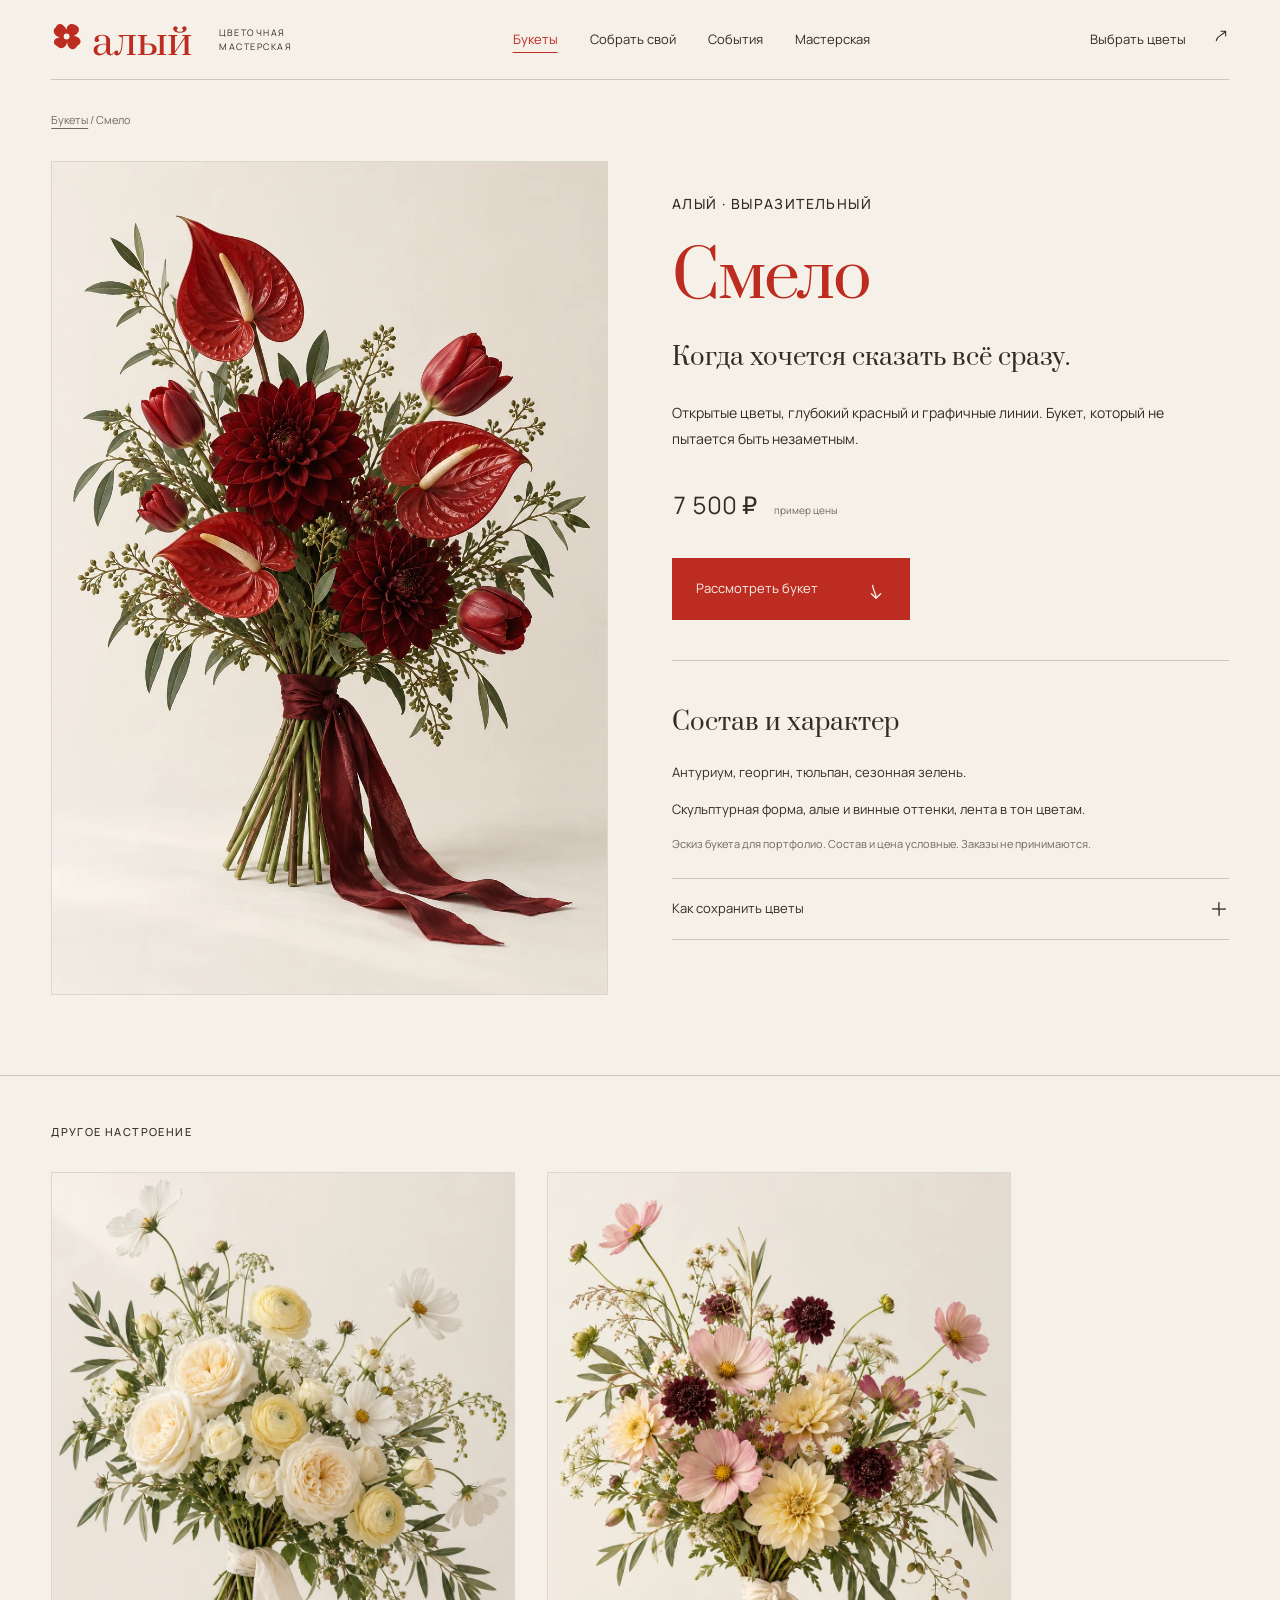
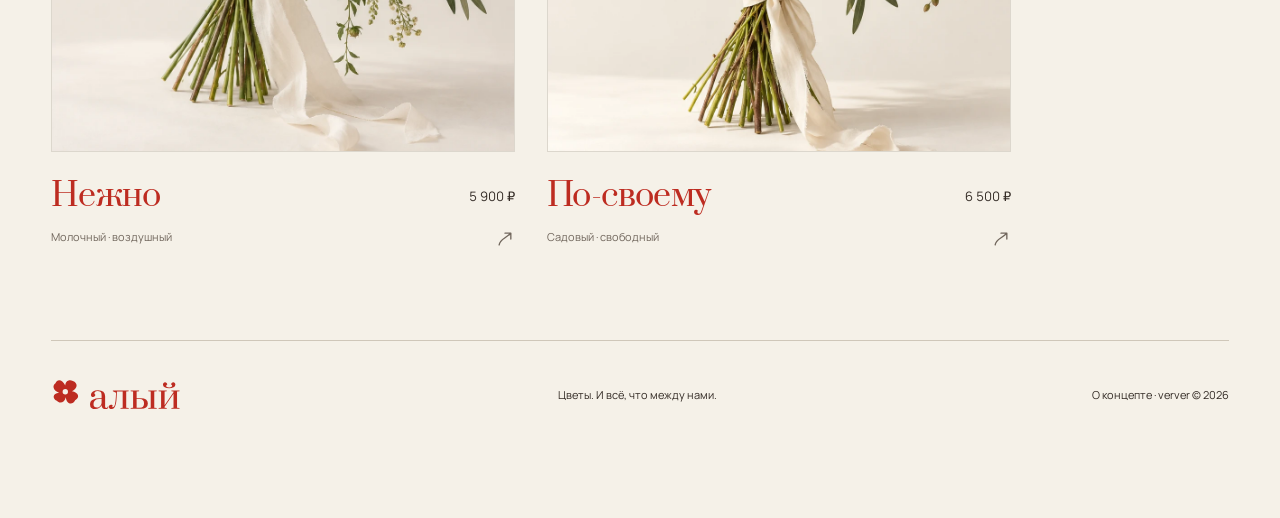
<file: bouquet-smelo.html>
<!doctype html><html lang="ru" data-direction="editorial" data-font="prata"><head><script src="assets/js/page-entry.js?v=add3cdfca0"></script><meta charset="utf-8"><meta name="viewport" content="width=device-width,initial-scale=1,viewport-fit=cover"><meta name="theme-color" content="#f5f1e8"><meta name="robots" content="noindex,nofollow"><title>Букет «Смело» · Алый</title><meta name="description" content="Букет «Смело». Портфолио-концепт цветочной мастерской «Алый»."><link rel="icon" href="assets/brand/favicon.svg?v=f1dd30952b"><link rel="stylesheet" href="assets/css/concept.css?v=f0fbaae327"><script src="assets/js/site.js?v=18619ff0b1" defer></script><link rel="stylesheet" href="assets/css/pages.css?v=2ff07b9768"><link rel="stylesheet" href="assets/css/builder.css?v=6adb1e504c"><link rel="stylesheet" href="assets/css/motion.css?v=3268e248c4"><link rel="stylesheet" href="assets/css/menu.css?v=fd1d62593d"><script src="assets/js/motion.js?v=5b8e548f19" defer></script><script type="module" src="assets/js/icons.js?v=542ea59910"></script><script type="module" src="assets/js/navigation.js?v=9a3cbf3121"></script><link rel="canonical" href="https://verver-vadya.github.io/site-aly/bouquet-smelo.html"><meta property="og:type" content="website"><meta property="og:locale" content="ru_RU"><meta property="og:title" content="Букет «Смело» · Алый"><meta property="og:description" content="Цветочная мастерская и конструктор собственного букета. Портфолио-концепт verver."><meta property="og:url" content="https://verver-vadya.github.io/site-aly/bouquet-smelo.html"><meta property="og:image" content="https://verver-vadya.github.io/site-aly/assets/images/social.jpg"><meta property="og:image:width" content="1200"><meta property="og:image:height" content="630"></head><body>
<a class="skip" href="#main">Перейти к содержимому</a>

<header><a class="brand" href="index.html" aria-label="Алый, главная"><img class="brand-logo" src="assets/brand/logo.svg?v=8d2c58bb38" width="240" height="80" alt="Алый"></a><span class="brand-note">ЦВЕТОЧНАЯ<br>МАСТЕРСКАЯ</span><nav aria-label="Основная навигация"><a href="catalog.html" aria-current="page">Букеты</a><a href="builder.html">Собрать свой</a><a href="events.html">События</a><a href="atelier.html">Мастерская</a></nav><a class="header-link" href="catalog.html" aria-current="page">Выбрать цветы <span class="motion-arrow" aria-hidden="true"><svg class="ui-icon" viewBox="0 0 24 24" fill="none" stroke="currentColor" stroke-width="1.6" stroke-linecap="round" stroke-linejoin="round" aria-hidden="true"><path d="M5 19C6 12 12 12 19 5M12 5H19V12"/></svg></span></a><div class="bloom-menu" data-open="false"><div class="menu-surface" aria-hidden="true"></div><button class="menu-button" aria-label="Меню" aria-expanded="false" aria-controls="mobile-nav"><span class="control-inner"><morph-icon data-menu-icon icon="M4 8.5C9 6.8 14 6.8 20 8.5M4 15.5C10 17.2 15 17.2 20 15.5" reduced-motion="user" size="22" stroke-width="1.6" aria-hidden="true"><svg viewBox="0 0 24 24" fill="none" stroke="currentColor" stroke-width="1.6"><path d="M4 8.5C9 6.8 14 6.8 20 8.5M4 15.5C10 17.2 15 17.2 20 15.5"/></svg></morph-icon></span></button><nav id="mobile-nav" class="mobile-nav" aria-label="Мобильная навигация" hidden><a href="catalog.html" aria-current="page">Букеты</a><a href="builder.html">Собрать свой</a><a href="events.html">События</a><a href="atelier.html">Мастерская</a><a href="contacts.html">О концепте</a></nav></div><noscript><nav  class="menu-fallback" aria-label="Мобильная навигация"><a href="catalog.html" aria-current="page">Букеты</a><a href="builder.html">Собрать свой</a><a href="events.html">События</a><a href="atelier.html">Мастерская</a><a href="contacts.html">О концепте</a></nav></noscript></header>

<main id="main"><div class="breadcrumbs"><a href="catalog.html">Букеты</a> / Смело</div><section class="product-detail"><div class="detail-image" style="view-transition-name:photo-smelo"><img src="assets/images/bold.webp" width="1024" height="1536" alt="Букет «Смело» — алый · выразительный" fetchpriority="high"></div><div class="detail-copy"><p class="eyebrow">АЛЫЙ · ВЫРАЗИТЕЛЬНЫЙ</p><h1>Смело</h1><p class="product-mood">Когда хочется сказать всё сразу.</p><p>Открытые цветы, глубокий красный и графичные линии. Букет, который не пытается быть незаметным.</p><p class="product-price">7 500 ₽ <small>пример цены</small></p><a class="cta" href="#composition"><span class="control-inner">Рассмотреть букет <span aria-hidden="true"><svg class="ui-icon" viewBox="0 0 24 24" fill="none" stroke="currentColor" stroke-width="1.6" stroke-linecap="round" stroke-linejoin="round" aria-hidden="true"><path d="M8 4C8 10 12 12 12 19.5M6.5 14L12 19.5L17.5 14"/></svg></span></span></a><div class="product-composition" id="composition"><h2>Состав и характер</h2><p>Антуриум, георгин, тюльпан, сезонная зелень.</p><p>Скульптурная форма, алые и винные оттенки, лента в тон цветам.</p><p class="concept-note">Эскиз букета для портфолио. Состав и цена условные. Заказы не принимаются.</p></div><details class="care"><summary><span>Как сохранить цветы</span><morph-icon data-care-icon icon="M12 4.5C11.2 9.5 12.8 14.5 12 19.5M4.5 12C9.5 11.2 14.5 12.8 19.5 12" reduced-motion="user" size="20" stroke-width="1.6" aria-hidden="true"><svg viewBox="0 0 24 24" fill="none" stroke="currentColor" stroke-width="1.6"><path d="M12 4.5C11.2 9.5 12.8 14.5 12 19.5M4.5 12C9.5 11.2 14.5 12.8 19.5 12"/></svg></morph-icon></summary><p>Поставь букет в чистую вазу, убери листья ниже уровня воды и обнови срезы. Меняй воду ежедневно, держи цветы подальше от батареи, прямого солнца и фруктов.</p></details></div></section><section class="catalog-section related"><p class="eyebrow">ДРУГОЕ НАСТРОЕНИЕ</p><div class="product-grid"><article class="product-card" data-tone="light"><a href="bouquet-nezhno.html"><div class="product-image"><img src="assets/images/tender.webp" alt="Букет «Нежно»: молочный · воздушный" width="1024" height="1536" loading="lazy"></div><div class="product-card-title"><h2>Нежно</h2><span>5 900 ₽</span></div><p>Молочный · воздушный <span class="motion-arrow" aria-hidden="true"><svg class="ui-icon" viewBox="0 0 24 24" fill="none" stroke="currentColor" stroke-width="1.6" stroke-linecap="round" stroke-linejoin="round" aria-hidden="true"><path d="M5 19C6 12 12 12 19 5M12 5H19V12"/></svg></span></p></a></article><article class="product-card" data-tone="garden"><a href="bouquet-po-svoemu.html"><div class="product-image"><img src="assets/images/wild.webp" alt="Букет «По-своему»: садовый · свободный" width="1024" height="1536" loading="lazy"></div><div class="product-card-title"><h2>По-своему</h2><span>6 500 ₽</span></div><p>Садовый · свободный <span class="motion-arrow" aria-hidden="true"><svg class="ui-icon" viewBox="0 0 24 24" fill="none" stroke="currentColor" stroke-width="1.6" stroke-linecap="round" stroke-linejoin="round" aria-hidden="true"><path d="M5 19C6 12 12 12 19 5M12 5H19V12"/></svg></span></p></a></article></div></section></main><footer><a class="brand" href="index.html"><img class="brand-logo" src="assets/brand/logo.svg?v=8d2c58bb38" width="240" height="80" alt="Алый"></a><span>Цветы. И всё, что между нами.</span><span><a href="contacts.html">О концепте · verver © 2026</a></span></footer></body></html>
</file>
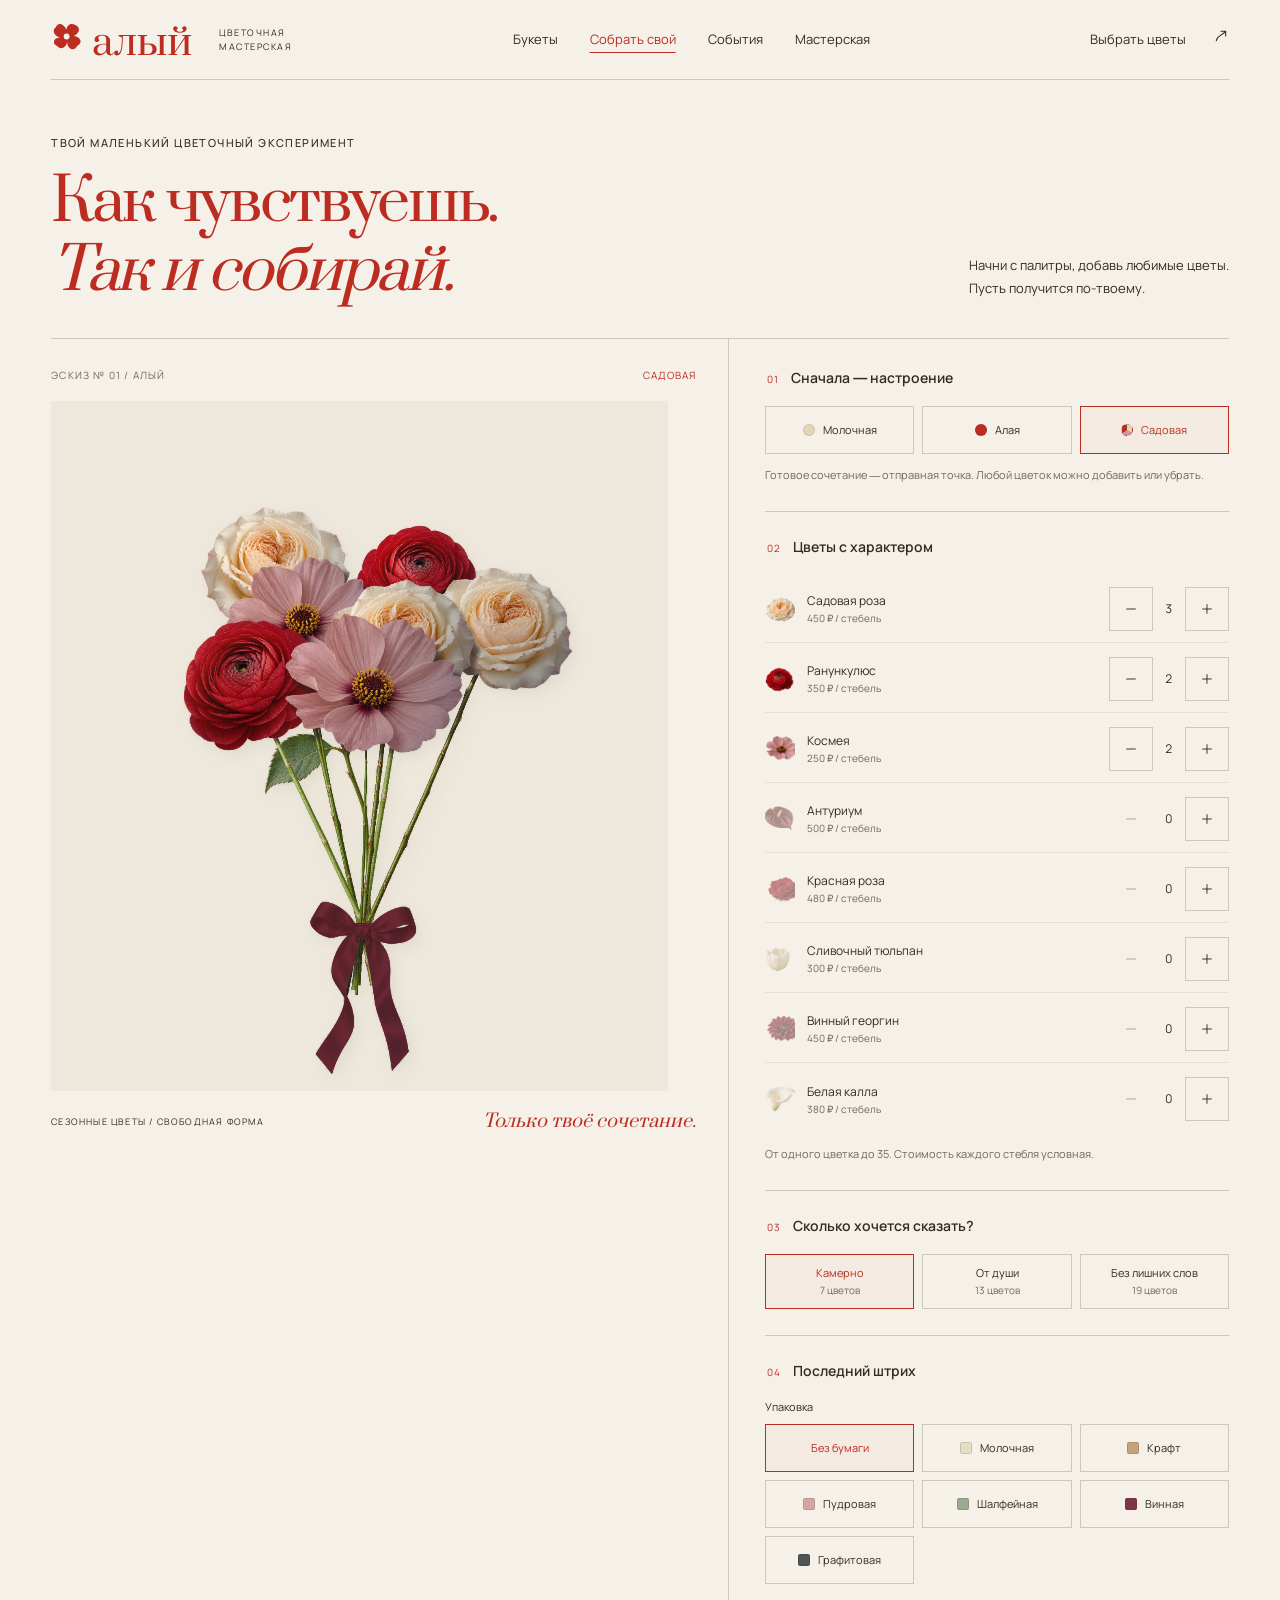
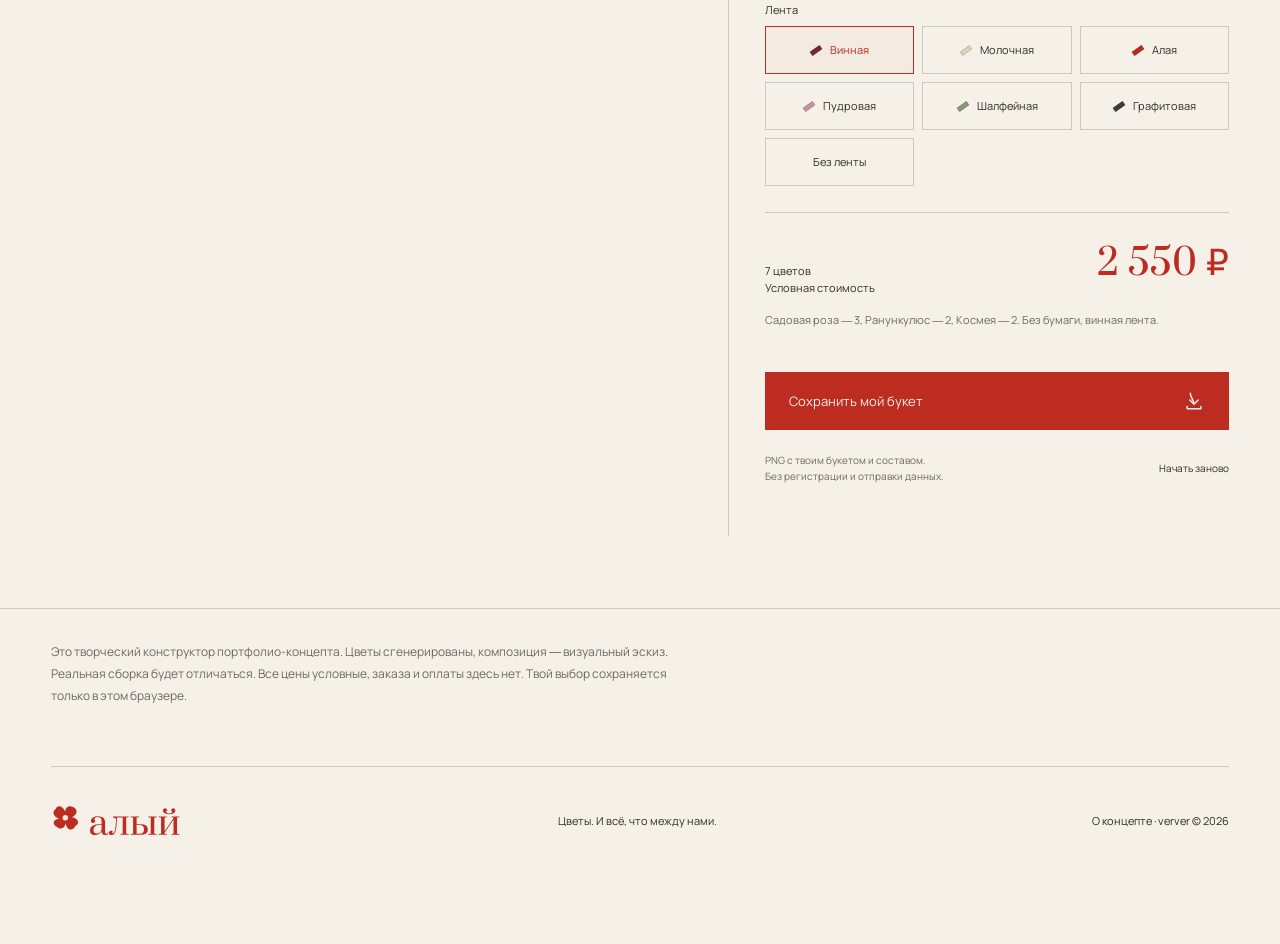
<file: builder.html>
<!doctype html><html lang="ru" data-direction="editorial" data-font="prata"><head><script src="assets/js/page-entry.js?v=add3cdfca0"></script><meta charset="utf-8"><meta name="viewport" content="width=device-width,initial-scale=1,viewport-fit=cover"><meta name="theme-color" content="#f5f1e8"><meta name="robots" content="noindex,nofollow"><title>Собрать свой букет · Алый</title><meta name="description" content="Собрать свой букет. Портфолио-концепт цветочной мастерской «Алый»."><link rel="icon" href="assets/brand/favicon.svg?v=f1dd30952b"><link rel="stylesheet" href="assets/css/concept.css?v=f0fbaae327"><script src="assets/js/site.js?v=18619ff0b1" defer></script><link rel="stylesheet" href="assets/css/pages.css?v=2ff07b9768"><link rel="stylesheet" href="assets/css/builder.css?v=6adb1e504c"><link rel="stylesheet" href="assets/css/motion.css?v=3268e248c4"><link rel="stylesheet" href="assets/css/menu.css?v=fd1d62593d"><script src="assets/js/motion.js?v=5b8e548f19" defer></script><script type="module" src="assets/js/icons.js?v=542ea59910"></script><script type="module" src="assets/js/navigation.js?v=9a3cbf3121"></script><link rel="canonical" href="https://verver-vadya.github.io/site-aly/builder.html"><meta property="og:type" content="website"><meta property="og:locale" content="ru_RU"><meta property="og:title" content="Собрать свой букет · Алый"><meta property="og:description" content="Цветочная мастерская и конструктор собственного букета. Портфолио-концепт verver."><meta property="og:url" content="https://verver-vadya.github.io/site-aly/builder.html"><meta property="og:image" content="https://verver-vadya.github.io/site-aly/assets/images/social.jpg"><meta property="og:image:width" content="1200"><meta property="og:image:height" content="630"><link rel="preload" as="image" href="assets/images/flower-heads.webp"><link rel="preload" as="image" href="assets/images/flower-heads-extra.webp"><link rel="preload" as="image" href="assets/images/foliage.webp"><link rel="preload" as="image" href="assets/images/bare-stems.webp"><link rel="preload" as="image" href="assets/images/satin-bow.webp"><link rel="preload" as="image" href="assets/images/paper-texture.webp"><link rel="preload" as="image" href="assets/images/paper-front.webp"></head><body>
<a class="skip" href="#main">Перейти к содержимому</a>

<header><a class="brand" href="index.html" aria-label="Алый, главная"><img class="brand-logo" src="assets/brand/logo.svg?v=8d2c58bb38" width="240" height="80" alt="Алый"></a><span class="brand-note">ЦВЕТОЧНАЯ<br>МАСТЕРСКАЯ</span><nav aria-label="Основная навигация"><a href="catalog.html">Букеты</a><a href="builder.html" aria-current="page">Собрать свой</a><a href="events.html">События</a><a href="atelier.html">Мастерская</a></nav><a class="header-link" href="catalog.html">Выбрать цветы <span class="motion-arrow" aria-hidden="true"><svg class="ui-icon" viewBox="0 0 24 24" fill="none" stroke="currentColor" stroke-width="1.6" stroke-linecap="round" stroke-linejoin="round" aria-hidden="true"><path d="M5 19C6 12 12 12 19 5M12 5H19V12"/></svg></span></a><div class="bloom-menu" data-open="false"><div class="menu-surface" aria-hidden="true"></div><button class="menu-button" aria-label="Меню" aria-expanded="false" aria-controls="mobile-nav"><span class="control-inner"><morph-icon data-menu-icon icon="M4 8.5C9 6.8 14 6.8 20 8.5M4 15.5C10 17.2 15 17.2 20 15.5" reduced-motion="user" size="22" stroke-width="1.6" aria-hidden="true"><svg viewBox="0 0 24 24" fill="none" stroke="currentColor" stroke-width="1.6"><path d="M4 8.5C9 6.8 14 6.8 20 8.5M4 15.5C10 17.2 15 17.2 20 15.5"/></svg></morph-icon></span></button><nav id="mobile-nav" class="mobile-nav" aria-label="Мобильная навигация" hidden><a href="catalog.html">Букеты</a><a href="builder.html" aria-current="page">Собрать свой</a><a href="events.html">События</a><a href="atelier.html">Мастерская</a><a href="contacts.html">О концепте</a></nav></div><noscript><nav  class="menu-fallback" aria-label="Мобильная навигация"><a href="catalog.html">Букеты</a><a href="builder.html" aria-current="page">Собрать свой</a><a href="events.html">События</a><a href="atelier.html">Мастерская</a><a href="contacts.html">О концепте</a></nav></noscript></header>

<main id="main"><section class="builder-heading"><div><p class="eyebrow">ТВОЙ МАЛЕНЬКИЙ ЦВЕТОЧНЫЙ ЭКСПЕРИМЕНТ</p><h1>Как чувствуешь.<br><i>Так и собирай.</i></h1></div><p>Начни с палитры, добавь любимые цветы.<br>Пусть получится по-твоему.</p></section>
<div class="builder-layout" data-builder>
  <section class="builder-preview" aria-label="Твой букет">
    <div class="preview-topline"><span>Эскиз № 01 / Алый</span><span data-palette-label>Садовая</span></div>
    <div class="bouquet-canvas"><img class="preview-placeholder" src="assets/images/tender.webp" width="1024" height="1536" alt="Пример свободной цветочной композиции"><canvas width="1520" height="1700" role="img" aria-label="Эскиз твоего букета"></canvas><p class="preview-loading" data-loading>Раскладываем цветы…</p></div>
    <div class="preview-caption"><span>Сезонные цветы / свободная форма</span><em>Только твоё сочетание.</em></div>
  </section>
  <div class="builder-controls">
    <noscript><p>Чтобы собрать свой букет и сохранить картинку, включи JavaScript. А пока можно <a class="text-link" href="catalog.html">посмотреть готовые букеты</a>.</p><style>.builder-controls form,.builder-summary{display:none}.preview-loading{display:none}</style></noscript>
    <form aria-label="Собрать свой букет" data-local-form>
      <fieldset><legend><small>01</small> Сначала — настроение</legend><div class="choice-group">
        <label class="choice"><input type="radio" name="palette" value="milk"><span class="palette-dot" aria-hidden="true"></span>Молочная</label>
        <label class="choice"><input type="radio" name="palette" value="red"><span class="palette-dot red" aria-hidden="true"></span>Алая</label>
        <label class="choice"><input type="radio" name="palette" value="garden" checked><span class="palette-dot garden" aria-hidden="true"></span>Садовая</label>
      </div><p class="field-hint">Готовое сочетание — отправная точка. Любой цветок можно добавить или убрать.</p></fieldset>
      <fieldset><legend><small>02</small> Цветы с характером</legend><div class="flower-rows">
        <div class="flower-row" data-flower="0"><span class="flower-sample" data-sheet="base" style="--flower-col:0;--flower-row:0" aria-hidden="true"></span><div class="flower-name">Садовая роза<small>450 ₽ / стебель</small></div><div class="flower-counter"><button type="button" data-delta="-1" aria-label="Убрать: Садовая роза"><span class="control-inner"><svg viewBox="0 0 24 24" fill="none" stroke="currentColor" stroke-width="1.6" aria-hidden="true"><path d="M4.5 12C9.5 11.2 14.5 12.8 19.5 12"/></svg></span></button><output aria-label="Садовая роза: количество">3</output><button type="button" data-delta="1" aria-label="Добавить: Садовая роза"><span class="control-inner"><svg viewBox="0 0 24 24" fill="none" stroke="currentColor" stroke-width="1.6" aria-hidden="true"><path d="M12 4.5C11.2 9.5 12.8 14.5 12 19.5M4.5 12C9.5 11.2 14.5 12.8 19.5 12"/></svg></span></button></div></div><div class="flower-row" data-flower="1"><span class="flower-sample" data-sheet="base" style="--flower-col:1;--flower-row:0" aria-hidden="true"></span><div class="flower-name">Ранункулюс<small>350 ₽ / стебель</small></div><div class="flower-counter"><button type="button" data-delta="-1" aria-label="Убрать: Ранункулюс"><span class="control-inner"><svg viewBox="0 0 24 24" fill="none" stroke="currentColor" stroke-width="1.6" aria-hidden="true"><path d="M4.5 12C9.5 11.2 14.5 12.8 19.5 12"/></svg></span></button><output aria-label="Ранункулюс: количество">2</output><button type="button" data-delta="1" aria-label="Добавить: Ранункулюс"><span class="control-inner"><svg viewBox="0 0 24 24" fill="none" stroke="currentColor" stroke-width="1.6" aria-hidden="true"><path d="M12 4.5C11.2 9.5 12.8 14.5 12 19.5M4.5 12C9.5 11.2 14.5 12.8 19.5 12"/></svg></span></button></div></div><div class="flower-row" data-flower="2"><span class="flower-sample" data-sheet="base" style="--flower-col:0;--flower-row:1" aria-hidden="true"></span><div class="flower-name">Космея<small>250 ₽ / стебель</small></div><div class="flower-counter"><button type="button" data-delta="-1" aria-label="Убрать: Космея"><span class="control-inner"><svg viewBox="0 0 24 24" fill="none" stroke="currentColor" stroke-width="1.6" aria-hidden="true"><path d="M4.5 12C9.5 11.2 14.5 12.8 19.5 12"/></svg></span></button><output aria-label="Космея: количество">2</output><button type="button" data-delta="1" aria-label="Добавить: Космея"><span class="control-inner"><svg viewBox="0 0 24 24" fill="none" stroke="currentColor" stroke-width="1.6" aria-hidden="true"><path d="M12 4.5C11.2 9.5 12.8 14.5 12 19.5M4.5 12C9.5 11.2 14.5 12.8 19.5 12"/></svg></span></button></div></div><div class="flower-row" data-flower="3"><span class="flower-sample" data-sheet="base" style="--flower-col:1;--flower-row:1" aria-hidden="true"></span><div class="flower-name">Антуриум<small>500 ₽ / стебель</small></div><div class="flower-counter"><button type="button" data-delta="-1" aria-label="Убрать: Антуриум"><span class="control-inner"><svg viewBox="0 0 24 24" fill="none" stroke="currentColor" stroke-width="1.6" aria-hidden="true"><path d="M4.5 12C9.5 11.2 14.5 12.8 19.5 12"/></svg></span></button><output aria-label="Антуриум: количество">0</output><button type="button" data-delta="1" aria-label="Добавить: Антуриум"><span class="control-inner"><svg viewBox="0 0 24 24" fill="none" stroke="currentColor" stroke-width="1.6" aria-hidden="true"><path d="M12 4.5C11.2 9.5 12.8 14.5 12 19.5M4.5 12C9.5 11.2 14.5 12.8 19.5 12"/></svg></span></button></div></div><div class="flower-row" data-flower="4"><span class="flower-sample" data-sheet="extra" style="--flower-col:0;--flower-row:0" aria-hidden="true"></span><div class="flower-name">Красная роза<small>480 ₽ / стебель</small></div><div class="flower-counter"><button type="button" data-delta="-1" aria-label="Убрать: Красная роза"><span class="control-inner"><svg viewBox="0 0 24 24" fill="none" stroke="currentColor" stroke-width="1.6" aria-hidden="true"><path d="M4.5 12C9.5 11.2 14.5 12.8 19.5 12"/></svg></span></button><output aria-label="Красная роза: количество">0</output><button type="button" data-delta="1" aria-label="Добавить: Красная роза"><span class="control-inner"><svg viewBox="0 0 24 24" fill="none" stroke="currentColor" stroke-width="1.6" aria-hidden="true"><path d="M12 4.5C11.2 9.5 12.8 14.5 12 19.5M4.5 12C9.5 11.2 14.5 12.8 19.5 12"/></svg></span></button></div></div><div class="flower-row" data-flower="5"><span class="flower-sample" data-sheet="extra" style="--flower-col:1;--flower-row:0" aria-hidden="true"></span><div class="flower-name">Сливочный тюльпан<small>300 ₽ / стебель</small></div><div class="flower-counter"><button type="button" data-delta="-1" aria-label="Убрать: Сливочный тюльпан"><span class="control-inner"><svg viewBox="0 0 24 24" fill="none" stroke="currentColor" stroke-width="1.6" aria-hidden="true"><path d="M4.5 12C9.5 11.2 14.5 12.8 19.5 12"/></svg></span></button><output aria-label="Сливочный тюльпан: количество">0</output><button type="button" data-delta="1" aria-label="Добавить: Сливочный тюльпан"><span class="control-inner"><svg viewBox="0 0 24 24" fill="none" stroke="currentColor" stroke-width="1.6" aria-hidden="true"><path d="M12 4.5C11.2 9.5 12.8 14.5 12 19.5M4.5 12C9.5 11.2 14.5 12.8 19.5 12"/></svg></span></button></div></div><div class="flower-row" data-flower="6"><span class="flower-sample" data-sheet="extra" style="--flower-col:0;--flower-row:1" aria-hidden="true"></span><div class="flower-name">Винный георгин<small>450 ₽ / стебель</small></div><div class="flower-counter"><button type="button" data-delta="-1" aria-label="Убрать: Винный георгин"><span class="control-inner"><svg viewBox="0 0 24 24" fill="none" stroke="currentColor" stroke-width="1.6" aria-hidden="true"><path d="M4.5 12C9.5 11.2 14.5 12.8 19.5 12"/></svg></span></button><output aria-label="Винный георгин: количество">0</output><button type="button" data-delta="1" aria-label="Добавить: Винный георгин"><span class="control-inner"><svg viewBox="0 0 24 24" fill="none" stroke="currentColor" stroke-width="1.6" aria-hidden="true"><path d="M12 4.5C11.2 9.5 12.8 14.5 12 19.5M4.5 12C9.5 11.2 14.5 12.8 19.5 12"/></svg></span></button></div></div><div class="flower-row" data-flower="7"><span class="flower-sample" data-sheet="extra" style="--flower-col:1;--flower-row:1" aria-hidden="true"></span><div class="flower-name">Белая калла<small>380 ₽ / стебель</small></div><div class="flower-counter"><button type="button" data-delta="-1" aria-label="Убрать: Белая калла"><span class="control-inner"><svg viewBox="0 0 24 24" fill="none" stroke="currentColor" stroke-width="1.6" aria-hidden="true"><path d="M4.5 12C9.5 11.2 14.5 12.8 19.5 12"/></svg></span></button><output aria-label="Белая калла: количество">0</output><button type="button" data-delta="1" aria-label="Добавить: Белая калла"><span class="control-inner"><svg viewBox="0 0 24 24" fill="none" stroke="currentColor" stroke-width="1.6" aria-hidden="true"><path d="M12 4.5C11.2 9.5 12.8 14.5 12 19.5M4.5 12C9.5 11.2 14.5 12.8 19.5 12"/></svg></span></button></div></div>
      </div><p class="field-hint">От одного цветка до 35. Стоимость каждого стебля условная.</p></fieldset>
      <fieldset><legend><small>03</small> Сколько хочется сказать?</legend><div class="choice-group">
        <label class="choice size-choice"><input type="radio" name="size" value="small" checked>Камерно<small>7 цветов</small></label>
        <label class="choice size-choice"><input type="radio" name="size" value="medium">От души<small>13 цветов</small></label>
        <label class="choice size-choice"><input type="radio" name="size" value="large">Без лишних слов<small>19 цветов</small></label>
      </div><p class="field-hint" data-custom-size hidden>У тебя свой объём. Готовый размер пересчитает текущее сочетание.</p></fieldset>
      <fieldset><legend><small>04</small> Последний штрих</legend><div class="finishing">
        <div class="finishing-group" role="group" aria-label="Упаковка"><p>Упаковка</p><div class="choice-group">
          <label class="choice"><input type="radio" name="wrap" value="none" checked>Без бумаги</label><label class="choice"><input type="radio" name="wrap" value="ivory"><span class="material-dot wrap-dot" style="--swatch:#e6ddc9" aria-hidden="true"></span>Молочная</label><label class="choice"><input type="radio" name="wrap" value="kraft"><span class="material-dot wrap-dot" style="--swatch:#c4a47b" aria-hidden="true"></span>Крафт</label><label class="choice"><input type="radio" name="wrap" value="blush"><span class="material-dot wrap-dot" style="--swatch:#d5a7a4" aria-hidden="true"></span>Пудровая</label><label class="choice"><input type="radio" name="wrap" value="sage"><span class="material-dot wrap-dot" style="--swatch:#9da98e" aria-hidden="true"></span>Шалфейная</label><label class="choice"><input type="radio" name="wrap" value="wine"><span class="material-dot wrap-dot" style="--swatch:#7f3548" aria-hidden="true"></span>Винная</label><label class="choice"><input type="radio" name="wrap" value="graphite"><span class="material-dot wrap-dot" style="--swatch:#515454" aria-hidden="true"></span>Графитовая</label>
        </div></div>
        <div class="finishing-group" role="group" aria-label="Лента"><p>Лента</p><div class="choice-group">
          <label class="choice"><input type="radio" name="ribbon" value="wine" checked><span class="material-dot ribbon-dot" style="--swatch:#7b2634" aria-hidden="true"></span>Винная</label><label class="choice"><input type="radio" name="ribbon" value="milk"><span class="material-dot ribbon-dot" style="--swatch:#dfd4bd" aria-hidden="true"></span>Молочная</label><label class="choice"><input type="radio" name="ribbon" value="scarlet"><span class="material-dot ribbon-dot" style="--swatch:#bd2c21" aria-hidden="true"></span>Алая</label><label class="choice"><input type="radio" name="ribbon" value="rose"><span class="material-dot ribbon-dot" style="--swatch:#c6969b" aria-hidden="true"></span>Пудровая</label><label class="choice"><input type="radio" name="ribbon" value="sage"><span class="material-dot ribbon-dot" style="--swatch:#8b9a7c" aria-hidden="true"></span>Шалфейная</label><label class="choice"><input type="radio" name="ribbon" value="ink"><span class="material-dot ribbon-dot" style="--swatch:#393d3b" aria-hidden="true"></span>Графитовая</label><label class="choice"><input type="radio" name="ribbon" value="none">Без ленты</label>
        </div></div>
      </div></fieldset>
    </form>
    <div class="builder-summary"><div class="summary-price" aria-live="polite" aria-atomic="true"><span><span data-stem-count>7 цветов</span><br>Условная стоимость</span><strong data-price>2 550 ₽</strong></div><p class="builder-composition" data-composition></p>
      <button class="cta" type="button" data-save disabled><span class="control-inner">Сохранить мой букет <morph-icon icon="M8 3.5C8 8.5 12 10.5 12 15.5M7.5 11L12 15.5L16.5 11M4.5 18V20.5H19.5V18" reduced-motion="user" size="22" stroke-width="1.6" aria-hidden="true"><svg viewBox="0 0 24 24" fill="none" stroke="currentColor" stroke-width="1.6"><path d="M8 3.5C8 8.5 12 10.5 12 15.5M7.5 11L12 15.5L16.5 11M4.5 18V20.5H19.5V18"/></svg></morph-icon></span></button>
      <div class="builder-afterword"><p>PNG с твоим букетом и составом.<br>Без регистрации и отправки данных.</p><button class="reset-builder" type="button" data-reset><span class="control-inner">Начать заново</span></button></div>
      <p class="builder-status" role="status" data-builder-status></p>
    </div>
  </div>
</div>
<aside class="builder-footer-note"><p>Это творческий конструктор портфолио-концепта. Цветы сгенерированы, композиция — визуальный эскиз. Реальная сборка будет отличаться. Все цены условные, заказа и оплаты здесь нет. Твой выбор сохраняется только в этом браузере.</p></aside>
</main><footer><a class="brand" href="index.html"><img class="brand-logo" src="assets/brand/logo.svg?v=8d2c58bb38" width="240" height="80" alt="Алый"></a><span>Цветы. И всё, что между нами.</span><span><a href="contacts.html">О концепте · verver © 2026</a></span></footer></body></html>
</file>
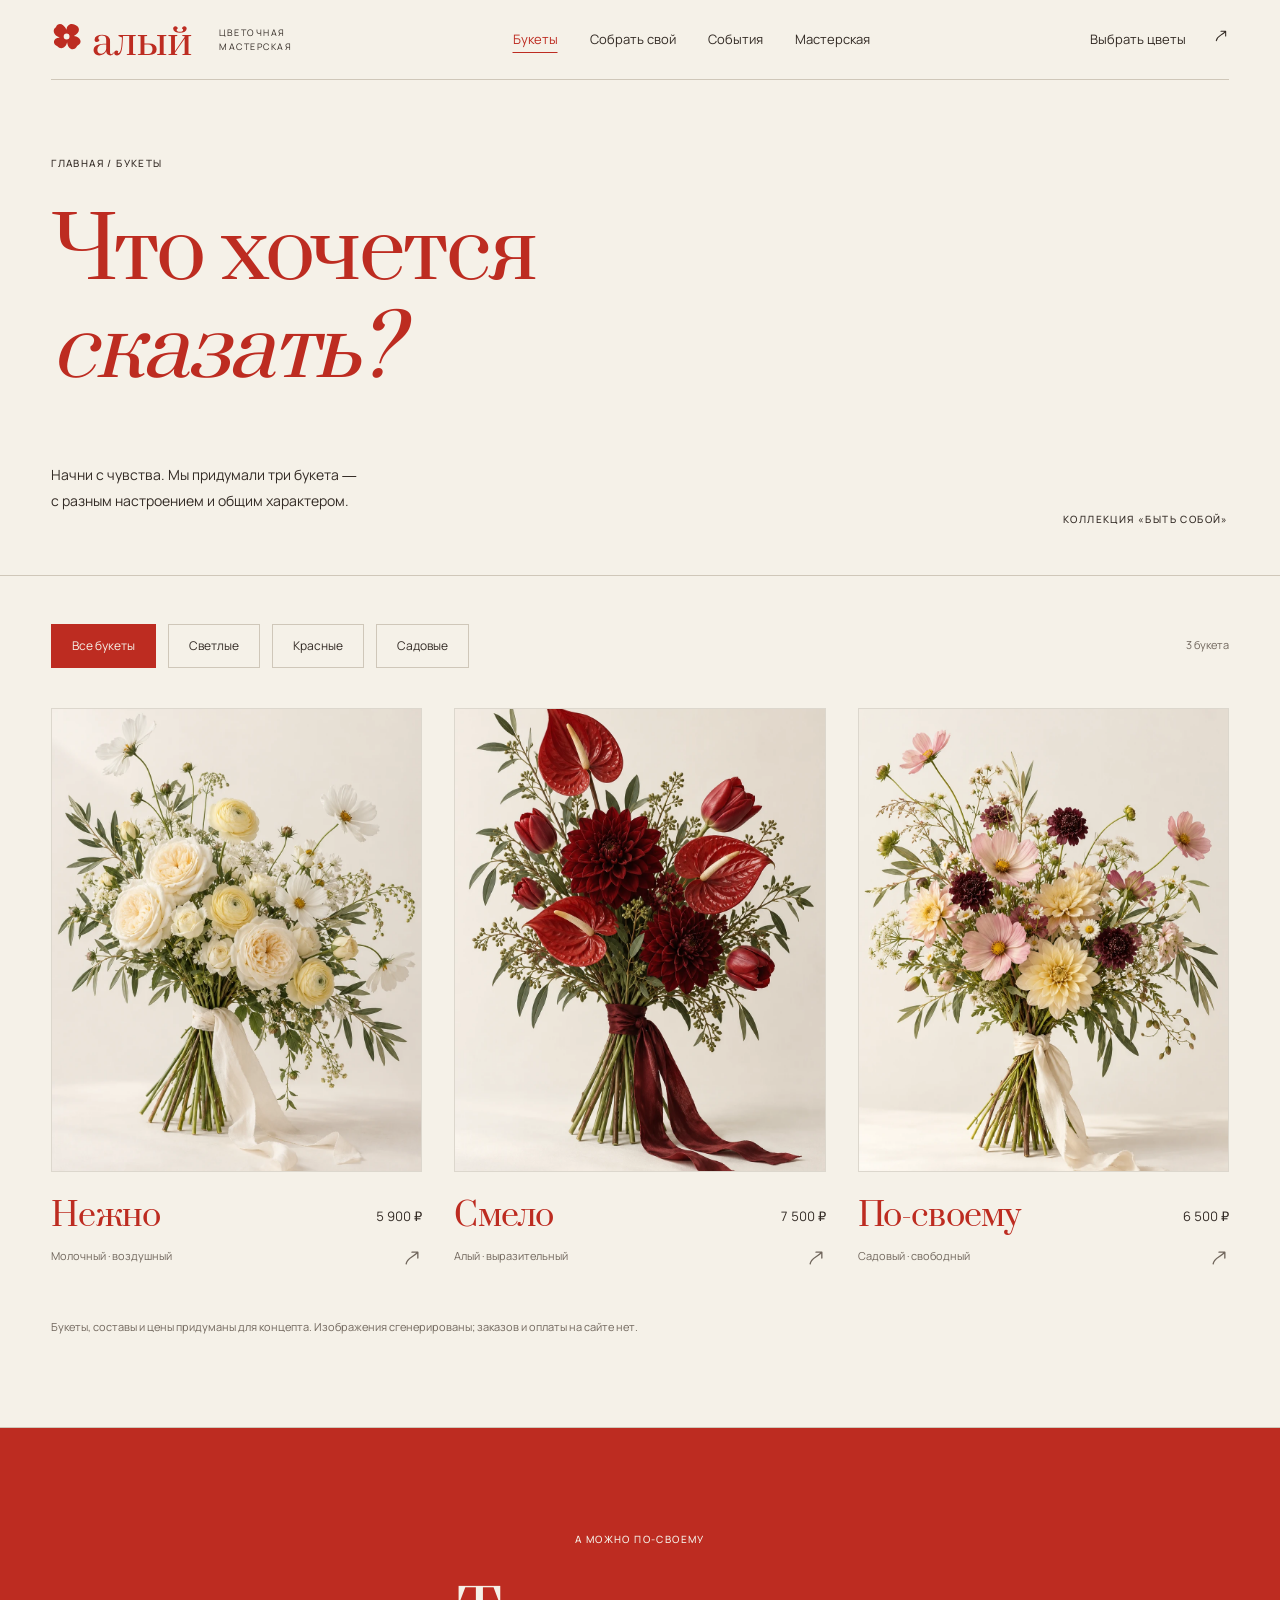
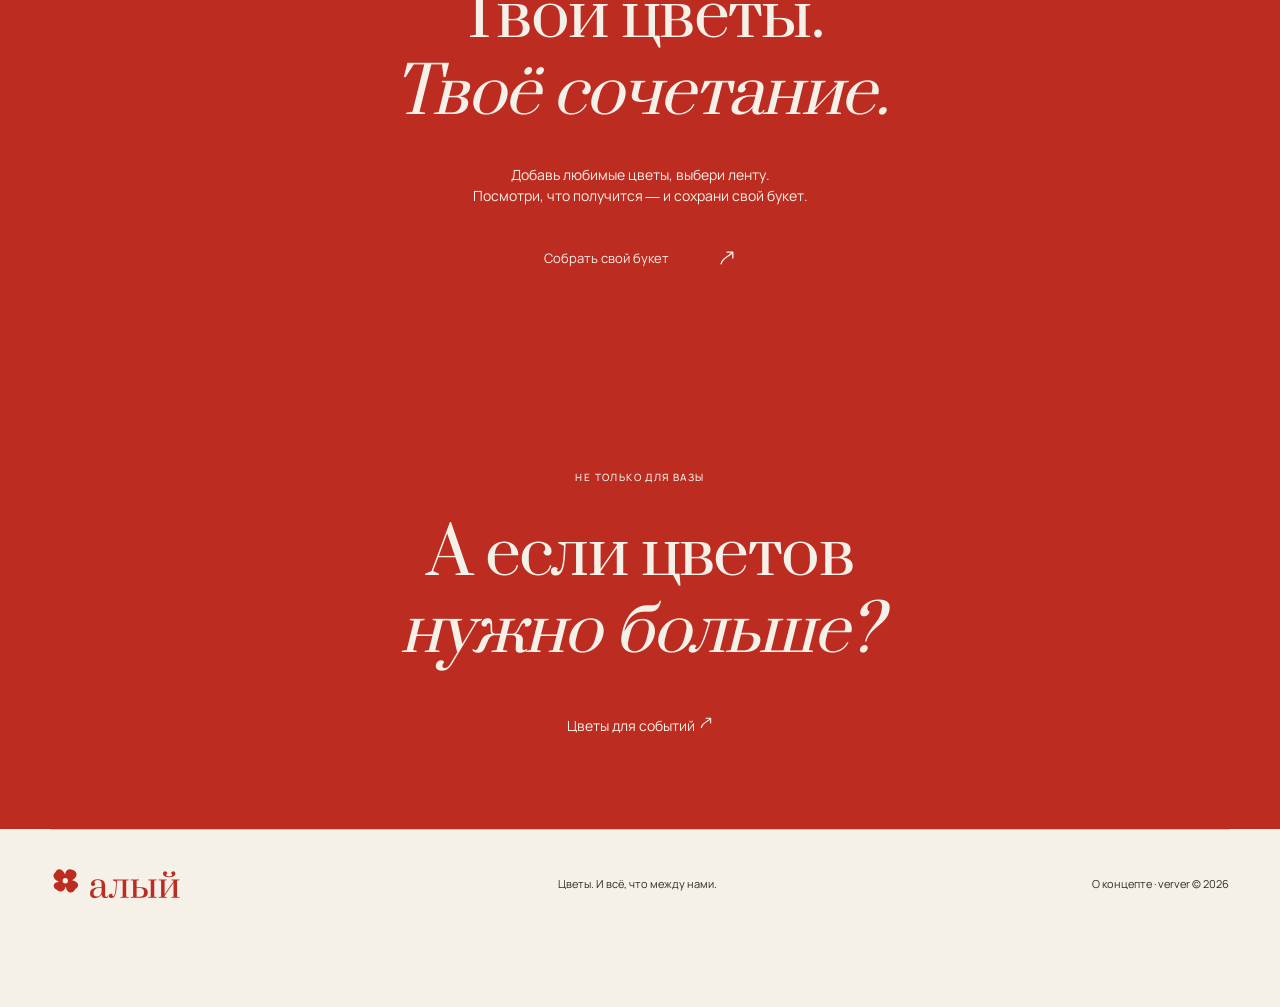
<file: catalog.html>
<!doctype html><html lang="ru" data-direction="editorial" data-font="prata"><head><script src="assets/js/page-entry.js?v=add3cdfca0"></script><meta charset="utf-8"><meta name="viewport" content="width=device-width,initial-scale=1,viewport-fit=cover"><meta name="theme-color" content="#f5f1e8"><meta name="robots" content="noindex,nofollow"><title>Букеты с характером · Алый</title><meta name="description" content="Букеты с характером. Портфолио-концепт цветочной мастерской «Алый»."><link rel="icon" href="assets/brand/favicon.svg?v=f1dd30952b"><link rel="stylesheet" href="assets/css/concept.css?v=f0fbaae327"><script src="assets/js/site.js?v=18619ff0b1" defer></script><link rel="stylesheet" href="assets/css/pages.css?v=2ff07b9768"><link rel="stylesheet" href="assets/css/builder.css?v=6adb1e504c"><link rel="stylesheet" href="assets/css/motion.css?v=3268e248c4"><link rel="stylesheet" href="assets/css/menu.css?v=fd1d62593d"><script src="assets/js/motion.js?v=5b8e548f19" defer></script><script type="module" src="assets/js/icons.js?v=542ea59910"></script><script type="module" src="assets/js/navigation.js?v=9a3cbf3121"></script><link rel="canonical" href="https://verver-vadya.github.io/site-aly/catalog.html"><meta property="og:type" content="website"><meta property="og:locale" content="ru_RU"><meta property="og:title" content="Букеты с характером · Алый"><meta property="og:description" content="Цветочная мастерская и конструктор собственного букета. Портфолио-концепт verver."><meta property="og:url" content="https://verver-vadya.github.io/site-aly/catalog.html"><meta property="og:image" content="https://verver-vadya.github.io/site-aly/assets/images/social.jpg"><meta property="og:image:width" content="1200"><meta property="og:image:height" content="630"></head><body>
<a class="skip" href="#main">Перейти к содержимому</a>

<header><a class="brand" href="index.html" aria-label="Алый, главная"><img class="brand-logo" src="assets/brand/logo.svg?v=8d2c58bb38" width="240" height="80" alt="Алый"></a><span class="brand-note">ЦВЕТОЧНАЯ<br>МАСТЕРСКАЯ</span><nav aria-label="Основная навигация"><a href="catalog.html" aria-current="page">Букеты</a><a href="builder.html">Собрать свой</a><a href="events.html">События</a><a href="atelier.html">Мастерская</a></nav><a class="header-link" href="catalog.html" aria-current="page">Выбрать цветы <span class="motion-arrow" aria-hidden="true"><svg class="ui-icon" viewBox="0 0 24 24" fill="none" stroke="currentColor" stroke-width="1.6" stroke-linecap="round" stroke-linejoin="round" aria-hidden="true"><path d="M5 19C6 12 12 12 19 5M12 5H19V12"/></svg></span></a><div class="bloom-menu" data-open="false"><div class="menu-surface" aria-hidden="true"></div><button class="menu-button" aria-label="Меню" aria-expanded="false" aria-controls="mobile-nav"><span class="control-inner"><morph-icon data-menu-icon icon="M4 8.5C9 6.8 14 6.8 20 8.5M4 15.5C10 17.2 15 17.2 20 15.5" reduced-motion="user" size="22" stroke-width="1.6" aria-hidden="true"><svg viewBox="0 0 24 24" fill="none" stroke="currentColor" stroke-width="1.6"><path d="M4 8.5C9 6.8 14 6.8 20 8.5M4 15.5C10 17.2 15 17.2 20 15.5"/></svg></morph-icon></span></button><nav id="mobile-nav" class="mobile-nav" aria-label="Мобильная навигация" hidden><a href="catalog.html" aria-current="page">Букеты</a><a href="builder.html">Собрать свой</a><a href="events.html">События</a><a href="atelier.html">Мастерская</a><a href="contacts.html">О концепте</a></nav></div><noscript><nav  class="menu-fallback" aria-label="Мобильная навигация"><a href="catalog.html" aria-current="page">Букеты</a><a href="builder.html">Собрать свой</a><a href="events.html">События</a><a href="atelier.html">Мастерская</a><a href="contacts.html">О концепте</a></nav></noscript></header>

<main id="main"><section class="page-heading"><p class="eyebrow">ГЛАВНАЯ / БУКЕТЫ</p><h1>Что хочется<br><i>сказать?</i></h1><div class="page-heading-bottom"><p>Начни с чувства. Мы придумали три букета —<br>с разным настроением и общим характером.</p><span class="eyebrow">КОЛЛЕКЦИЯ «БЫТЬ СОБОЙ»</span></div></section><section class="catalog-section"><div class="catalog-filters" role="group" aria-label="Палитра букета"><button data-filter="all" aria-pressed="true"><span class="control-inner">Все букеты</span></button><button data-filter="light" aria-pressed="false"><span class="control-inner">Светлые</span></button><button data-filter="red" aria-pressed="false"><span class="control-inner">Красные</span></button><button data-filter="garden" aria-pressed="false"><span class="control-inner">Садовые</span></button><span id="result-count" role="status">3 букета</span></div><div class="product-grid"><article class="product-card" data-tone="light"><a href="bouquet-nezhno.html"><div class="product-image" style="view-transition-name:photo-nezhno"><img src="assets/images/tender.webp" alt="Букет «Нежно»: молочный · воздушный" width="1024" height="1536" loading="lazy"></div><div class="product-card-title"><h2>Нежно</h2><span>5 900 ₽</span></div><p>Молочный · воздушный <span class="motion-arrow" aria-hidden="true"><svg class="ui-icon" viewBox="0 0 24 24" fill="none" stroke="currentColor" stroke-width="1.6" stroke-linecap="round" stroke-linejoin="round" aria-hidden="true"><path d="M5 19C6 12 12 12 19 5M12 5H19V12"/></svg></span></p></a></article><article class="product-card" data-tone="red"><a href="bouquet-smelo.html"><div class="product-image" style="view-transition-name:photo-smelo"><img src="assets/images/bold.webp" alt="Букет «Смело»: алый · выразительный" width="1024" height="1536" loading="lazy"></div><div class="product-card-title"><h2>Смело</h2><span>7 500 ₽</span></div><p>Алый · выразительный <span class="motion-arrow" aria-hidden="true"><svg class="ui-icon" viewBox="0 0 24 24" fill="none" stroke="currentColor" stroke-width="1.6" stroke-linecap="round" stroke-linejoin="round" aria-hidden="true"><path d="M5 19C6 12 12 12 19 5M12 5H19V12"/></svg></span></p></a></article><article class="product-card" data-tone="garden"><a href="bouquet-po-svoemu.html"><div class="product-image" style="view-transition-name:photo-po-svoemu"><img src="assets/images/wild.webp" alt="Букет «По-своему»: садовый · свободный" width="1024" height="1536" loading="lazy"></div><div class="product-card-title"><h2>По-своему</h2><span>6 500 ₽</span></div><p>Садовый · свободный <span class="motion-arrow" aria-hidden="true"><svg class="ui-icon" viewBox="0 0 24 24" fill="none" stroke="currentColor" stroke-width="1.6" stroke-linecap="round" stroke-linejoin="round" aria-hidden="true"><path d="M5 19C6 12 12 12 19 5M12 5H19V12"/></svg></span></p></a></article></div><p class="concept-note">Букеты, составы и цены придуманы для концепта. Изображения сгенерированы; заказов и оплаты на сайте нет.</p></section><section class="closing-note build-invite"><p class="eyebrow">А МОЖНО ПО-СВОЕМУ</p><h2>Твои цветы.<br><i>Твоё сочетание.</i></h2><p>Добавь любимые цветы, выбери ленту.<br>Посмотри, что получится — и сохрани свой букет.</p><a class="cta" href="builder.html"><span class="control-inner">Собрать свой букет <span class="motion-arrow" aria-hidden="true"><svg class="ui-icon" viewBox="0 0 24 24" fill="none" stroke="currentColor" stroke-width="1.6" stroke-linecap="round" stroke-linejoin="round" aria-hidden="true"><path d="M5 19C6 12 12 12 19 5M12 5H19V12"/></svg></span></span></a></section><section class="closing-note"><p class="eyebrow">НЕ ТОЛЬКО ДЛЯ ВАЗЫ</p><h2>А если цветов<br><i>нужно больше?</i></h2><a class="text-link" href="events.html">Цветы для событий <span class="motion-arrow" aria-hidden="true"><svg class="ui-icon" viewBox="0 0 24 24" fill="none" stroke="currentColor" stroke-width="1.6" stroke-linecap="round" stroke-linejoin="round" aria-hidden="true"><path d="M5 19C6 12 12 12 19 5M12 5H19V12"/></svg></span></a></section></main><footer><a class="brand" href="index.html"><img class="brand-logo" src="assets/brand/logo.svg?v=8d2c58bb38" width="240" height="80" alt="Алый"></a><span>Цветы. И всё, что между нами.</span><span><a href="contacts.html">О концепте · verver © 2026</a></span></footer></body></html>
</file>
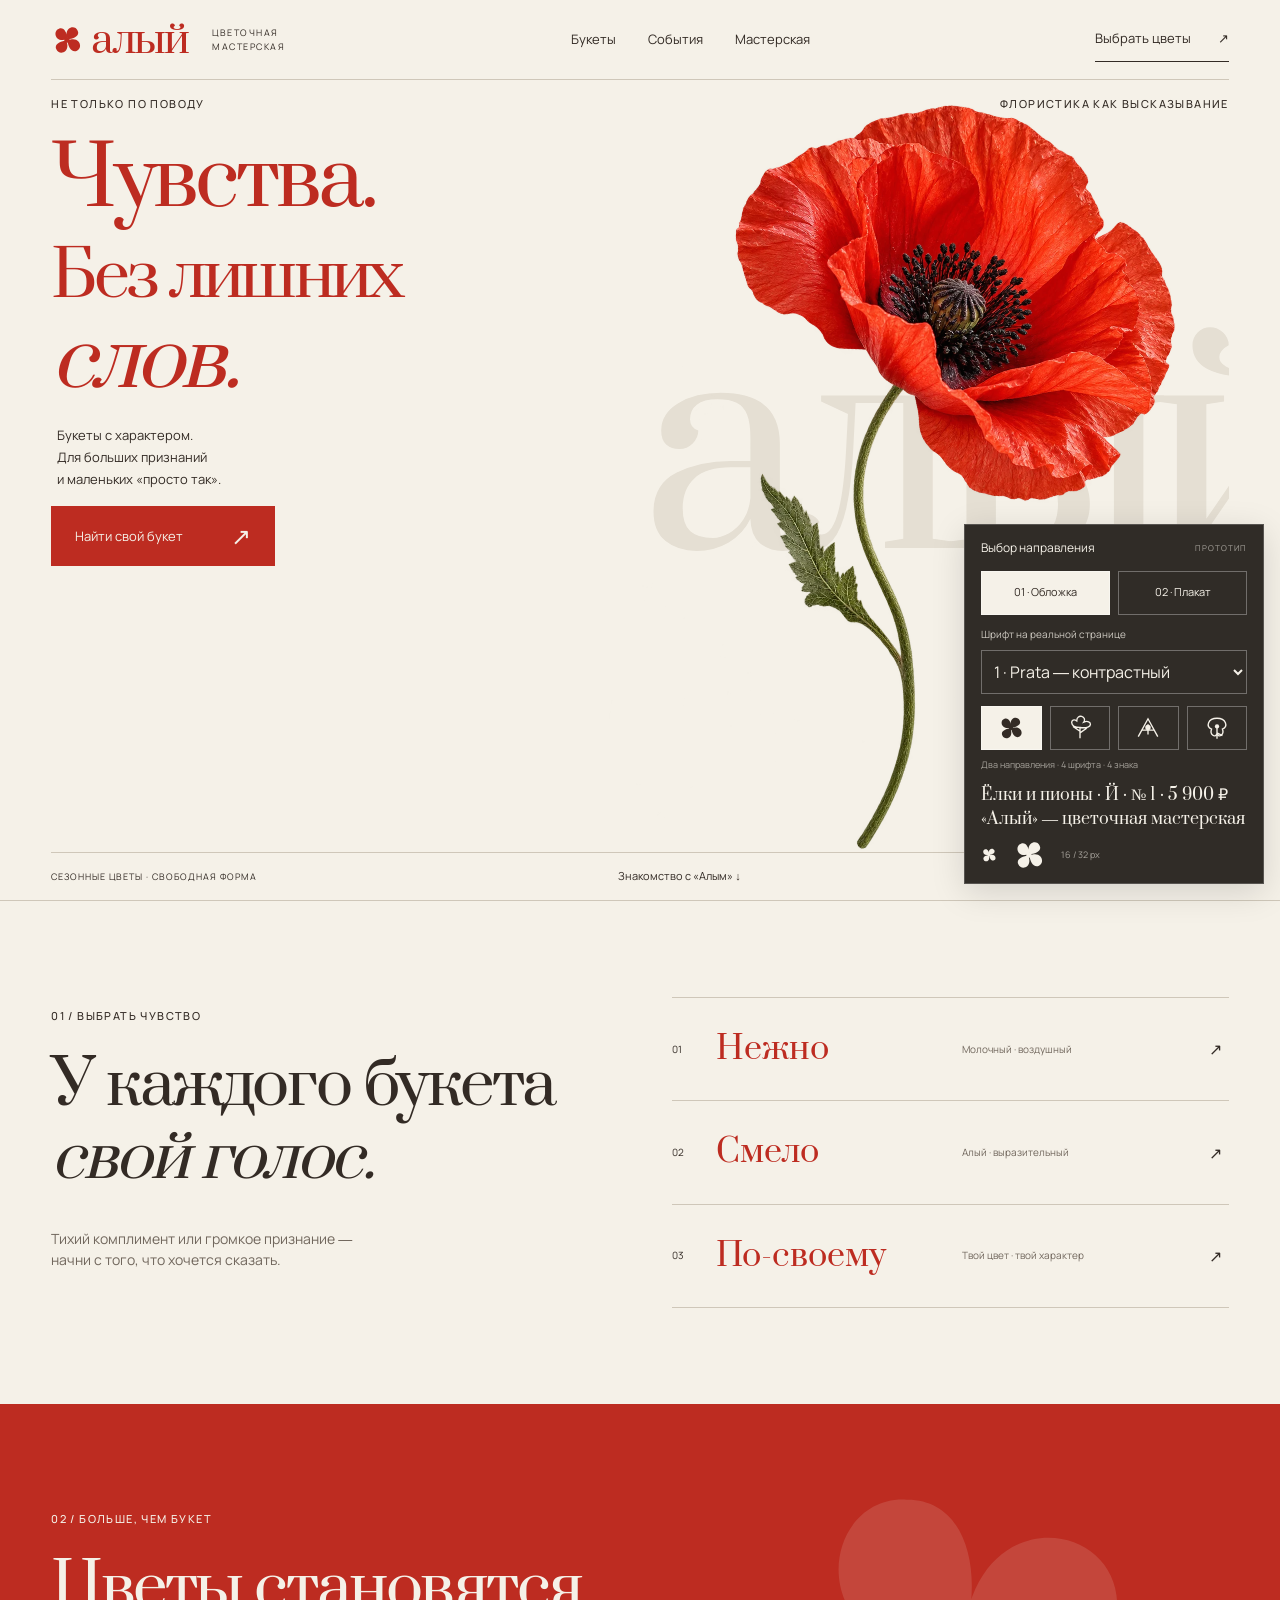
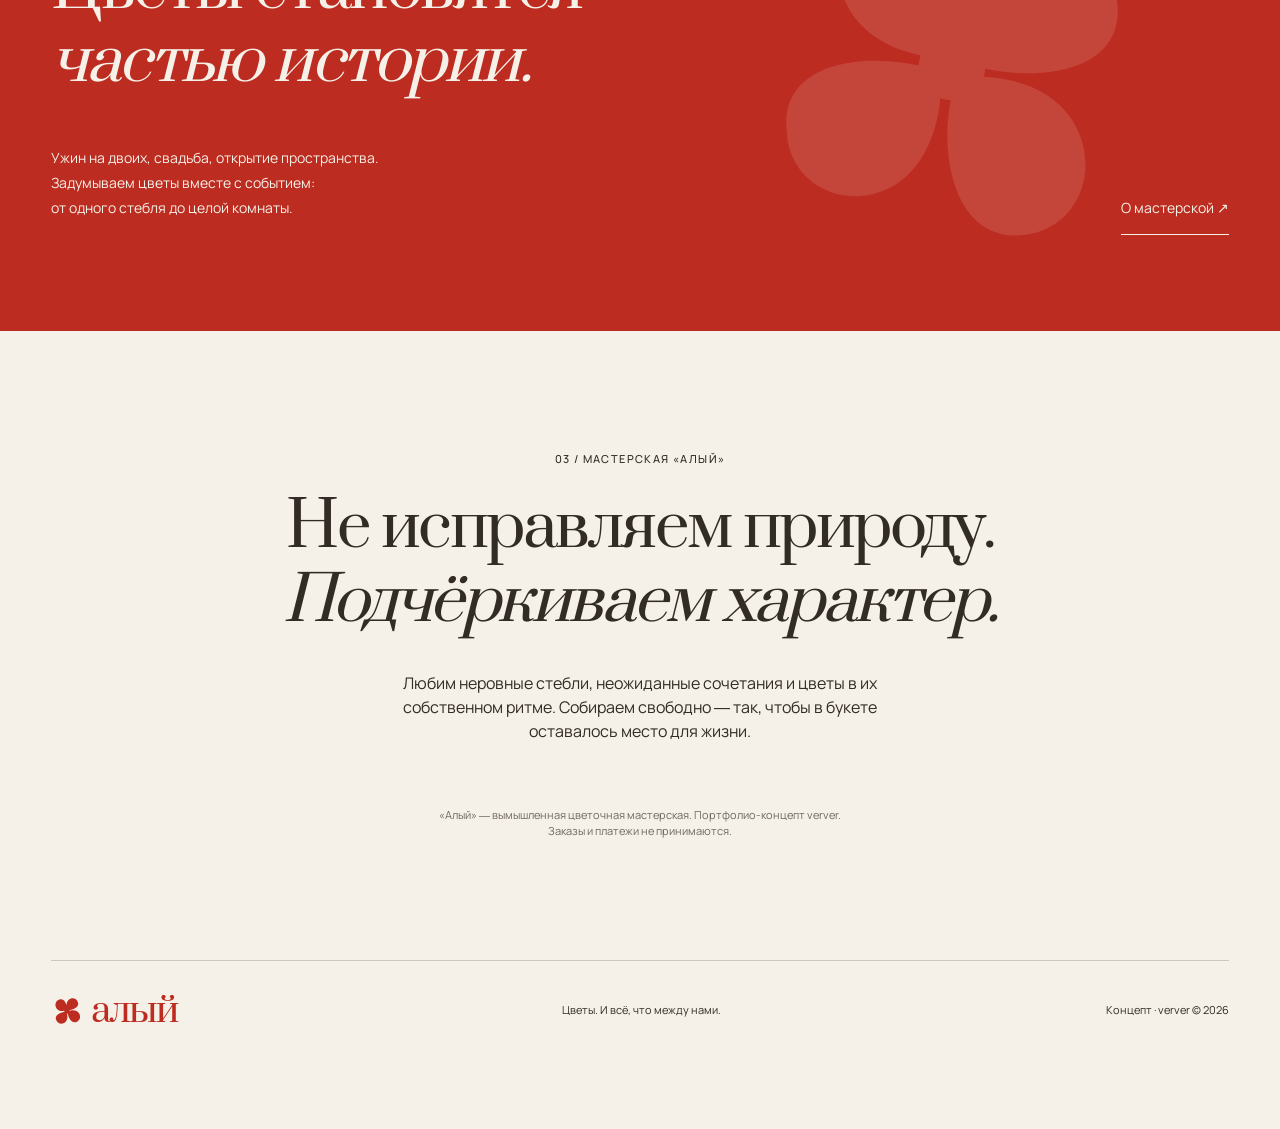
<file: concept.html>
<!doctype html><html lang="ru" data-direction="editorial" data-font="prata"><head><meta charset="utf-8"><meta name="viewport" content="width=device-width,initial-scale=1,viewport-fit=cover"><meta name="theme-color" content="#f5f1e8"><meta name="robots" content="noindex,nofollow"><title>Алый — цветы с характером · Концепт</title><meta name="description" content="Концепт цветочной мастерской «Алый». Два направления главной."><link rel="icon" href="flower.svg"><link rel="stylesheet" href="assets/css/concept.css"><script src="assets/js/concept.js" defer></script></head><body>
<a class="skip" href="#main">Перейти к содержимому</a>
<svg width="0" height="0" class="defs" aria-hidden="true"><defs><symbol id="m1" viewBox="0 0 48 48"><path d="M24 23C6 29 2 10 12 7c8-3 13 8 12 16ZM25 23C18 5 36 0 40 10c4 8-7 13-15 13ZM25 25c17-8 24 10 14 15-8 4-14-7-14-15ZM23 25C30 43 12 48 8 38c-4-8 7-13 15-13Z" fill="currentColor"/><circle cx="24" cy="24" r="4" fill="currentColor"/></symbol><symbol id="m2" viewBox="0 0 48 48"><path d="M24 43V22M24 30 11 21M24 33l13-9M24 23C2 23 7 3 18 11c0-15 20-8 13 2 15-6 20 14-7 10Z" fill="none" stroke="currentColor" stroke-width="2.5"/></symbol><symbol id="m3" viewBox="0 0 48 48"><path d="m6 40 18-33 18 33M13 28h22M24 17v19" fill="none" stroke="currentColor" stroke-width="2.5"/><circle cx="24" cy="23" r="5" fill="currentColor"/></symbol><symbol id="m4" viewBox="0 0 48 48"><path d="M24 6c-17 0-21 15-10 20-4 10 7 18 10 8 3 10 14 2 10-8C45 21 41 6 24 6ZM24 23v21m0-11 10 5" fill="none" stroke="currentColor" stroke-width="2.5"/><circle cx="24" cy="21" r="4" fill="currentColor"/></symbol></defs></svg>
<header><a class="brand" href="index.html" aria-label="Алый, главная"><svg aria-hidden="true"><use class="brand-mark" href="#m1"/></svg><span>алый</span></a><span class="brand-note">ЦВЕТОЧНАЯ<br>МАСТЕРСКАЯ</span><nav aria-label="Основная навигация"><a href="#collection">Букеты</a><a href="#events">События</a><a href="#atelier">Мастерская</a></nav><a class="header-link" href="#collection">Выбрать цветы <span>↗</span></a><button class="menu-button" aria-expanded="false" aria-controls="mobile-nav">Меню +</button></header>
<nav id="mobile-nav" class="mobile-nav" aria-label="Мобильная навигация" hidden><a href="#collection">Букеты</a><a href="#events">События</a><a href="#atelier">Мастерская</a></nav>
<main id="main"><section class="hero"><div class="eyebrow hero-top"><span>НЕ ТОЛЬКО ПО ПОВОДУ</span><span>ФЛОРИСТИКА КАК ВЫСКАЗЫВАНИЕ</span></div><div class="hero-copy"><h1>Чувства.<br><span>Без лишних</span><br><i>слов.</i></h1><p>Букеты с характером.<br>Для больших признаний<br>и маленьких «просто так».</p><a class="cta" href="#collection">Найти свой букет <span aria-hidden="true">↗</span></a></div><div class="flower-stage"><span class="flower-word" aria-hidden="true">алый</span><img class="hero-flower" src="assets/images/poppy.webp" width="1024" height="1536" alt="Алый мак с тонкими складками на лепестках и изогнутым зелёным стеблем" fetchpriority="high"><span class="botanical-note">Papaver<br><i>Красота быть собой.</i></span></div><div class="hero-bottom"><span>СЕЗОННЫЕ ЦВЕТЫ · СВОБОДНАЯ ФОРМА</span><a href="#collection">Знакомство с «Алым» ↓</a><span class="edition">КОНЦЕПТ / SITES — 2026</span></div></section>
<section class="collection section" id="collection"><div><p class="eyebrow">01 / ВЫБРАТЬ ЧУВСТВО</p><h2>У каждого букета<br><i>свой голос.</i></h2><p class="muted">Тихий комплимент или громкое признание —<br>начни с того, что хочется сказать.</p></div><div class="bouquet-list"><button data-bouquet="Нежно"><span>01</span><strong>Нежно</strong><small>Молочный · воздушный</small><span>↗</span></button><button data-bouquet="Смело"><span>02</span><strong>Смело</strong><small>Алый · выразительный</small><span>↗</span></button><button data-bouquet="По-своему"><span>03</span><strong>По-своему</strong><small>Твой цвет · твой характер</small><span>↗</span></button></div></section>
<section class="events section" id="events"><p class="eyebrow">02 / БОЛЬШЕ, ЧЕМ БУКЕТ</p><h2>Цветы становятся<br><i>частью истории.</i></h2><div class="event-bottom"><p>Ужин на двоих, свадьба, открытие пространства.<br>Задумываем цветы вместе с событием:<br>от одного стебля до целой комнаты.</p><a href="#atelier">О мастерской ↗</a></div><svg class="event-mark" aria-hidden="true"><use href="#m1"/></svg></section>
<section class="atelier section" id="atelier"><p class="eyebrow">03 / МАСТЕРСКАЯ «АЛЫЙ»</p><h2>Не исправляем природу.<br><i>Подчёркиваем характер.</i></h2><p>Любим неровные стебли, неожиданные сочетания и цветы в их собственном ритме. Собираем свободно — так, чтобы в букете оставалось место для жизни.</p><p class="concept-note">«Алый» — вымышленная цветочная мастерская. Портфолио-концепт verver. Заказы и платежи не принимаются.</p></section></main>
<footer><a class="brand" href="index.html"><svg aria-hidden="true"><use class="brand-mark" href="#m1"/></svg><span>алый</span></a><span>Цветы. И всё, что между нами.</span><span>Концепт · verver © 2026</span></footer>
<aside class="design-panel" aria-label="Настройки прототипа"><details open><summary>Выбор направления <small>ПРОТОТИП</small></summary><div class="panel-content"><div class="direction-options" role="group" aria-label="Направление"><button data-direction="editorial" aria-pressed="true">01 · Обложка</button><button data-direction="poster" aria-pressed="false">02 · Плакат</button></div><label for="font-choice">Шрифт на реальной странице</label><select id="font-choice"><option value="prata">1 · Prata — контрастный</option><option value="cormorant">2 · Cormorant — пластичный</option><option value="oldstandard">3 · Old Standard — книжный</option><option value="oranienbaum">4 · Oranienbaum — узкий</option></select><div class="mark-options" role="group" aria-label="Знак логотипа"><button data-mark="1" aria-label="Четыре лепестка" aria-pressed="true"><svg><use href="#m1"/></svg></button><button data-mark="2" aria-label="Веточка" aria-pressed="false"><svg><use href="#m2"/></svg></button><button data-mark="3" aria-label="Буква А" aria-pressed="false"><svg><use href="#m3"/></svg></button><button data-mark="4" aria-label="Мак" aria-pressed="false"><svg><use href="#m4"/></svg></button></div><p>Два направления · 4 шрифта · 4 знака</p><p class="glyph-sample">Ёлки и пионы · Й · № 1 · 5 900 ₽<br>«Алый» — цветочная мастерская</p><div class="favicon-samples" aria-label="Знак в размерах 16 и 32 пикселя"><svg width="16" height="16"><use class="brand-mark" href="#m1"/></svg><svg width="32" height="32"><use class="brand-mark" href="#m1"/></svg><span>16 / 32 px</span></div></div></details></aside>
<dialog id="bouquet-dialog" aria-labelledby="bouquet-title"><button class="dialog-close" aria-label="Закрыть">×</button><p class="eyebrow">НАПРАВЛЕНИЕ БУКЕТА</p><h2 id="bouquet-title"></h2><p id="bouquet-description"></p><p class="concept-note">Это эскиз каталога. Состав и карточки букетов появятся после выбора направления главной.</p><button class="dialog-done">Вернуться к букетам</button></dialog>
</body></html>
</file>
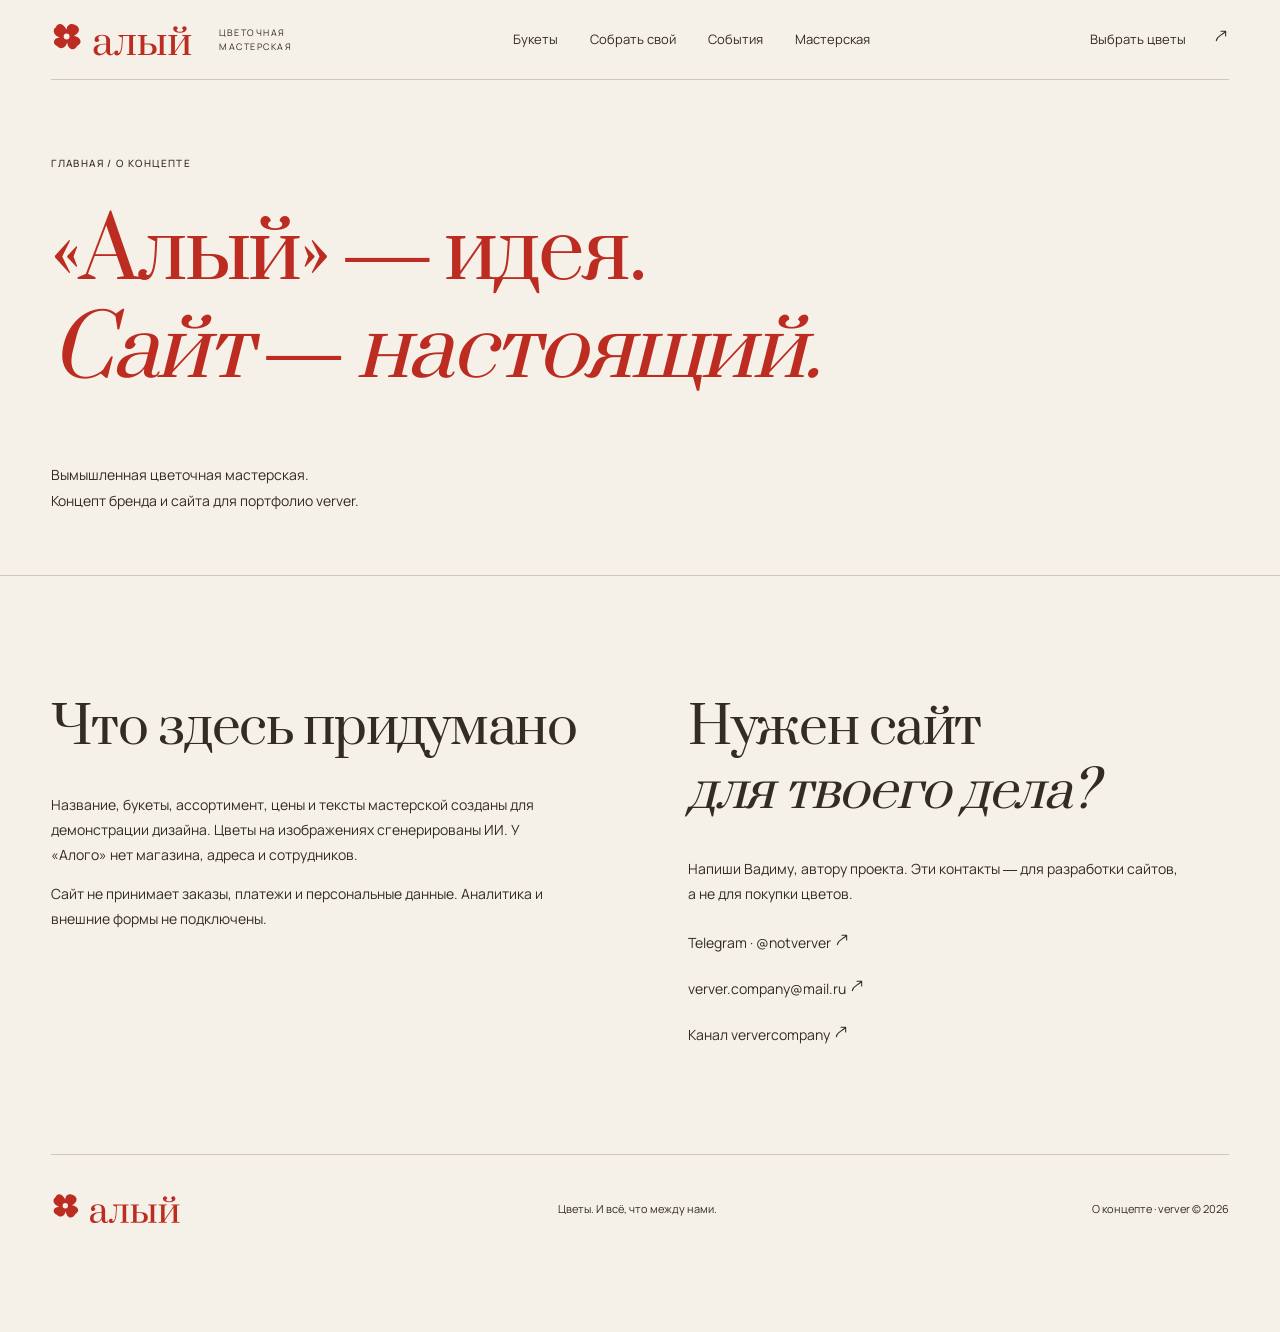
<file: contacts.html>
<!doctype html><html lang="ru" data-direction="editorial" data-font="prata"><head><script src="assets/js/page-entry.js?v=add3cdfca0"></script><meta charset="utf-8"><meta name="viewport" content="width=device-width,initial-scale=1,viewport-fit=cover"><meta name="theme-color" content="#f5f1e8"><meta name="robots" content="noindex,nofollow"><title>О концепте и авторе · Алый</title><meta name="description" content="О концепте и авторе. Портфолио-концепт цветочной мастерской «Алый»."><link rel="icon" href="assets/brand/favicon.svg?v=f1dd30952b"><link rel="stylesheet" href="assets/css/concept.css?v=f0fbaae327"><script src="assets/js/site.js?v=18619ff0b1" defer></script><link rel="stylesheet" href="assets/css/pages.css?v=2ff07b9768"><link rel="stylesheet" href="assets/css/builder.css?v=6adb1e504c"><link rel="stylesheet" href="assets/css/motion.css?v=3268e248c4"><link rel="stylesheet" href="assets/css/menu.css?v=fd1d62593d"><script src="assets/js/motion.js?v=5b8e548f19" defer></script><script type="module" src="assets/js/icons.js?v=542ea59910"></script><script type="module" src="assets/js/navigation.js?v=9a3cbf3121"></script><link rel="canonical" href="https://verver-vadya.github.io/site-aly/contacts.html"><meta property="og:type" content="website"><meta property="og:locale" content="ru_RU"><meta property="og:title" content="О концепте и авторе · Алый"><meta property="og:description" content="Цветочная мастерская и конструктор собственного букета. Портфолио-концепт verver."><meta property="og:url" content="https://verver-vadya.github.io/site-aly/contacts.html"><meta property="og:image" content="https://verver-vadya.github.io/site-aly/assets/images/social.jpg"><meta property="og:image:width" content="1200"><meta property="og:image:height" content="630"></head><body>
<a class="skip" href="#main">Перейти к содержимому</a>

<header><a class="brand" href="index.html" aria-label="Алый, главная"><img class="brand-logo" src="assets/brand/logo.svg?v=8d2c58bb38" width="240" height="80" alt="Алый"></a><span class="brand-note">ЦВЕТОЧНАЯ<br>МАСТЕРСКАЯ</span><nav aria-label="Основная навигация"><a href="catalog.html">Букеты</a><a href="builder.html">Собрать свой</a><a href="events.html">События</a><a href="atelier.html">Мастерская</a></nav><a class="header-link" href="catalog.html">Выбрать цветы <span class="motion-arrow" aria-hidden="true"><svg class="ui-icon" viewBox="0 0 24 24" fill="none" stroke="currentColor" stroke-width="1.6" stroke-linecap="round" stroke-linejoin="round" aria-hidden="true"><path d="M5 19C6 12 12 12 19 5M12 5H19V12"/></svg></span></a><div class="bloom-menu" data-open="false"><div class="menu-surface" aria-hidden="true"></div><button class="menu-button" aria-label="Меню" aria-expanded="false" aria-controls="mobile-nav"><span class="control-inner"><morph-icon data-menu-icon icon="M4 8.5C9 6.8 14 6.8 20 8.5M4 15.5C10 17.2 15 17.2 20 15.5" reduced-motion="user" size="22" stroke-width="1.6" aria-hidden="true"><svg viewBox="0 0 24 24" fill="none" stroke="currentColor" stroke-width="1.6"><path d="M4 8.5C9 6.8 14 6.8 20 8.5M4 15.5C10 17.2 15 17.2 20 15.5"/></svg></morph-icon></span></button><nav id="mobile-nav" class="mobile-nav" aria-label="Мобильная навигация" hidden><a href="catalog.html">Букеты</a><a href="builder.html">Собрать свой</a><a href="events.html">События</a><a href="atelier.html">Мастерская</a><a href="contacts.html">О концепте</a></nav></div><noscript><nav  class="menu-fallback" aria-label="Мобильная навигация"><a href="catalog.html">Букеты</a><a href="builder.html">Собрать свой</a><a href="events.html">События</a><a href="atelier.html">Мастерская</a><a href="contacts.html">О концепте</a></nav></noscript></header>

<main id="main"><section class="page-heading"><p class="eyebrow">ГЛАВНАЯ / О КОНЦЕПТЕ</p><h1>«Алый» — идея.<br><i>Сайт — настоящий.</i></h1><div class="page-heading-bottom"><p>Вымышленная цветочная мастерская.<br>Концепт бренда и сайта для портфолио verver.</p></div></section><section class="about-concept section"><div><h2>Что здесь придумано</h2><p>Название, букеты, ассортимент, цены и тексты мастерской созданы для демонстрации дизайна. Цветы на изображениях сгенерированы ИИ. У «Алого» нет магазина, адреса и сотрудников.</p><p>Сайт не принимает заказы, платежи и персональные данные. Аналитика и внешние формы не подключены.</p></div><div><h2>Нужен сайт<br><i>для твоего дела?</i></h2><p>Напиши Вадиму, автору проекта. Эти контакты — для разработки сайтов, а не для покупки цветов.</p><a class="text-link" href="https://t.me/notverver">Telegram · @notverver <span class="motion-arrow" aria-hidden="true"><svg class="ui-icon" viewBox="0 0 24 24" fill="none" stroke="currentColor" stroke-width="1.6" stroke-linecap="round" stroke-linejoin="round" aria-hidden="true"><path d="M5 19C6 12 12 12 19 5M12 5H19V12"/></svg></span></a><a class="text-link" href="mailto:verver.company@mail.ru">verver.company@mail.ru <span class="motion-arrow" aria-hidden="true"><svg class="ui-icon" viewBox="0 0 24 24" fill="none" stroke="currentColor" stroke-width="1.6" stroke-linecap="round" stroke-linejoin="round" aria-hidden="true"><path d="M5 19C6 12 12 12 19 5M12 5H19V12"/></svg></span></a><a class="text-link" href="https://t.me/ververcompany">Канал ververcompany <span class="motion-arrow" aria-hidden="true"><svg class="ui-icon" viewBox="0 0 24 24" fill="none" stroke="currentColor" stroke-width="1.6" stroke-linecap="round" stroke-linejoin="round" aria-hidden="true"><path d="M5 19C6 12 12 12 19 5M12 5H19V12"/></svg></span></a></div></section></main><footer><a class="brand" href="index.html"><img class="brand-logo" src="assets/brand/logo.svg?v=8d2c58bb38" width="240" height="80" alt="Алый"></a><span>Цветы. И всё, что между нами.</span><span><a href="contacts.html">О концепте · verver © 2026</a></span></footer></body></html>
</file>
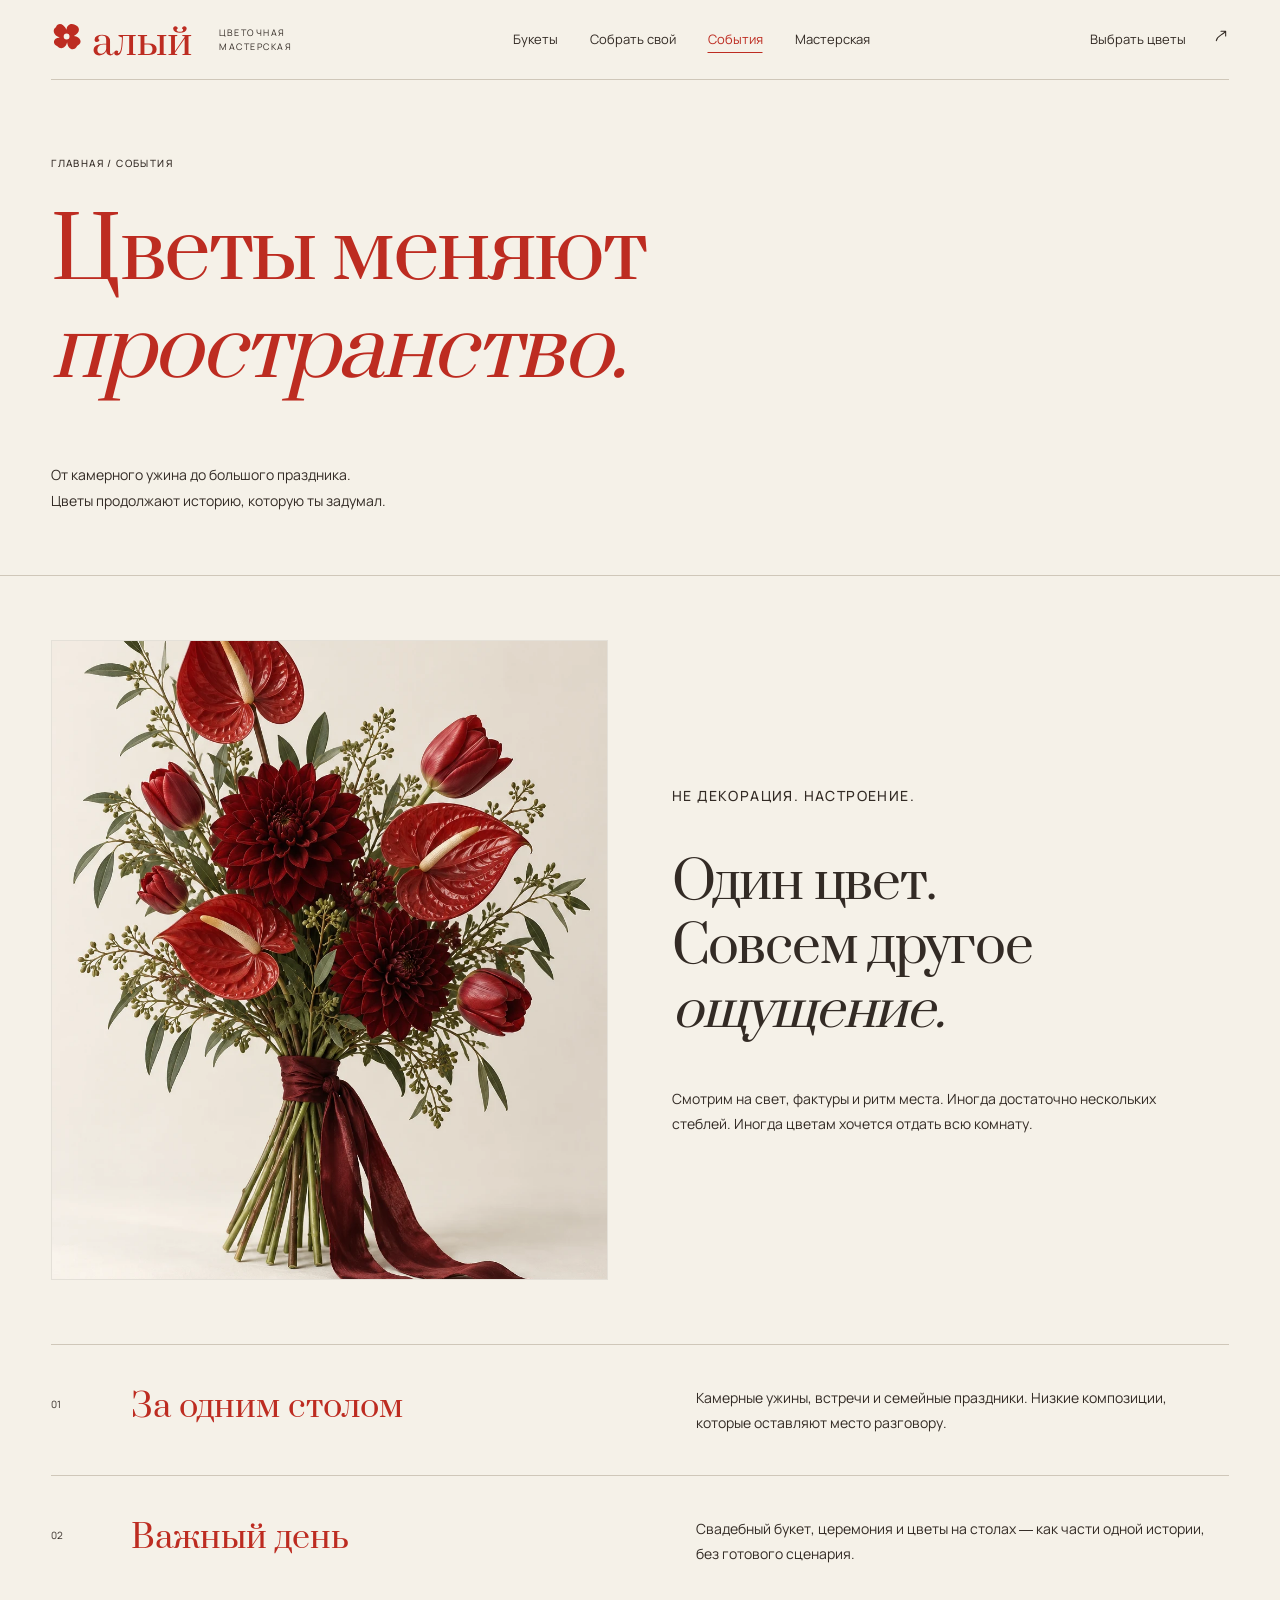
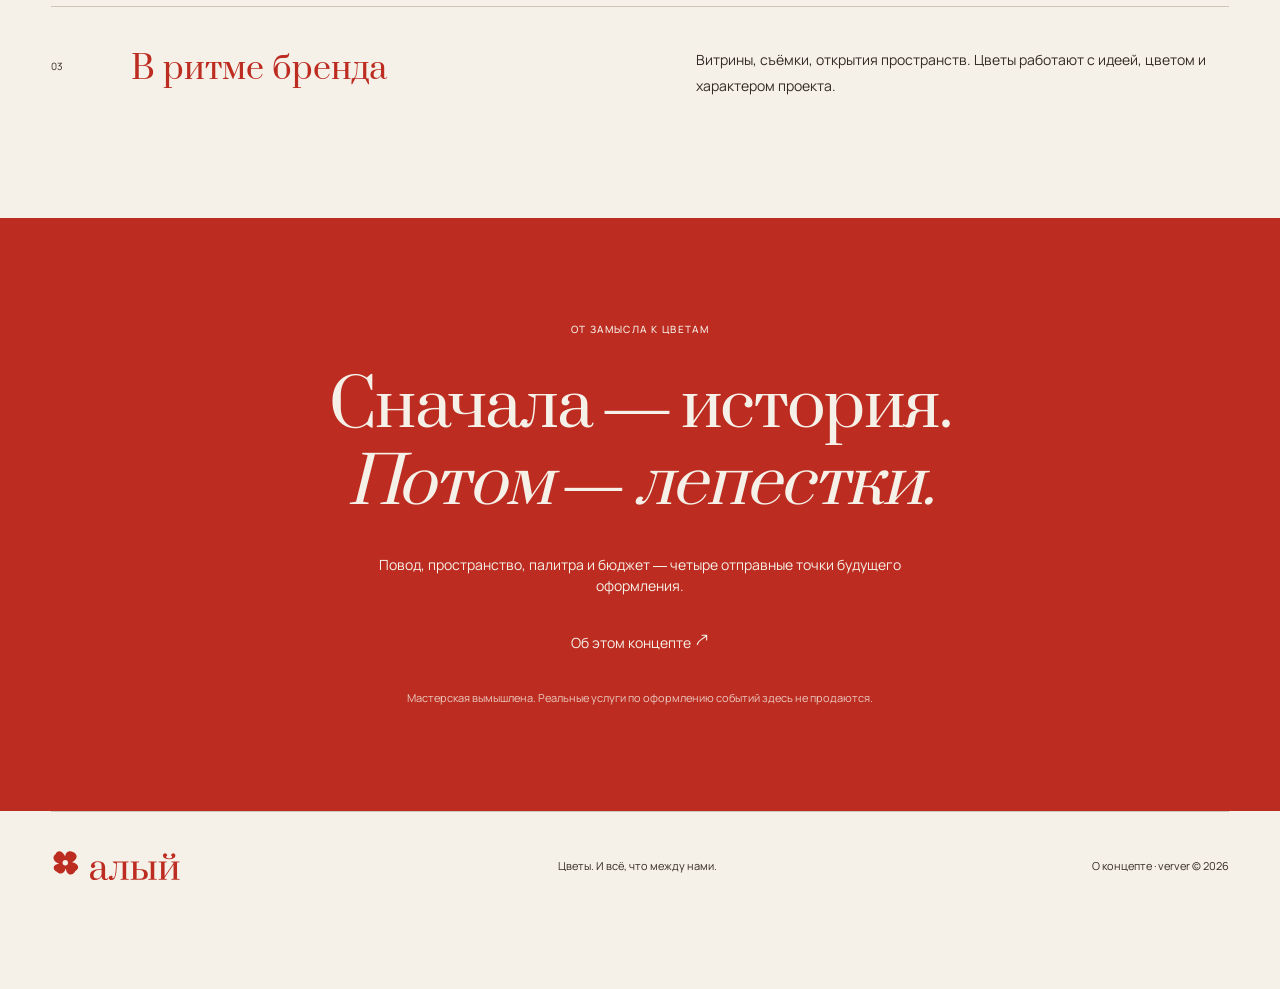
<file: events.html>
<!doctype html><html lang="ru" data-direction="editorial" data-font="prata"><head><script src="assets/js/page-entry.js?v=add3cdfca0"></script><meta charset="utf-8"><meta name="viewport" content="width=device-width,initial-scale=1,viewport-fit=cover"><meta name="theme-color" content="#f5f1e8"><meta name="robots" content="noindex,nofollow"><title>Цветы для событий · Алый</title><meta name="description" content="Цветы для событий. Портфолио-концепт цветочной мастерской «Алый»."><link rel="icon" href="assets/brand/favicon.svg?v=f1dd30952b"><link rel="stylesheet" href="assets/css/concept.css?v=f0fbaae327"><script src="assets/js/site.js?v=18619ff0b1" defer></script><link rel="stylesheet" href="assets/css/pages.css?v=2ff07b9768"><link rel="stylesheet" href="assets/css/builder.css?v=6adb1e504c"><link rel="stylesheet" href="assets/css/motion.css?v=3268e248c4"><link rel="stylesheet" href="assets/css/menu.css?v=fd1d62593d"><script src="assets/js/motion.js?v=5b8e548f19" defer></script><script type="module" src="assets/js/icons.js?v=542ea59910"></script><script type="module" src="assets/js/navigation.js?v=9a3cbf3121"></script><link rel="canonical" href="https://verver-vadya.github.io/site-aly/events.html"><meta property="og:type" content="website"><meta property="og:locale" content="ru_RU"><meta property="og:title" content="Цветы для событий · Алый"><meta property="og:description" content="Цветочная мастерская и конструктор собственного букета. Портфолио-концепт verver."><meta property="og:url" content="https://verver-vadya.github.io/site-aly/events.html"><meta property="og:image" content="https://verver-vadya.github.io/site-aly/assets/images/social.jpg"><meta property="og:image:width" content="1200"><meta property="og:image:height" content="630"></head><body>
<a class="skip" href="#main">Перейти к содержимому</a>

<header><a class="brand" href="index.html" aria-label="Алый, главная"><img class="brand-logo" src="assets/brand/logo.svg?v=8d2c58bb38" width="240" height="80" alt="Алый"></a><span class="brand-note">ЦВЕТОЧНАЯ<br>МАСТЕРСКАЯ</span><nav aria-label="Основная навигация"><a href="catalog.html">Букеты</a><a href="builder.html">Собрать свой</a><a href="events.html" aria-current="page">События</a><a href="atelier.html">Мастерская</a></nav><a class="header-link" href="catalog.html">Выбрать цветы <span class="motion-arrow" aria-hidden="true"><svg class="ui-icon" viewBox="0 0 24 24" fill="none" stroke="currentColor" stroke-width="1.6" stroke-linecap="round" stroke-linejoin="round" aria-hidden="true"><path d="M5 19C6 12 12 12 19 5M12 5H19V12"/></svg></span></a><div class="bloom-menu" data-open="false"><div class="menu-surface" aria-hidden="true"></div><button class="menu-button" aria-label="Меню" aria-expanded="false" aria-controls="mobile-nav"><span class="control-inner"><morph-icon data-menu-icon icon="M4 8.5C9 6.8 14 6.8 20 8.5M4 15.5C10 17.2 15 17.2 20 15.5" reduced-motion="user" size="22" stroke-width="1.6" aria-hidden="true"><svg viewBox="0 0 24 24" fill="none" stroke="currentColor" stroke-width="1.6"><path d="M4 8.5C9 6.8 14 6.8 20 8.5M4 15.5C10 17.2 15 17.2 20 15.5"/></svg></morph-icon></span></button><nav id="mobile-nav" class="mobile-nav" aria-label="Мобильная навигация" hidden><a href="catalog.html">Букеты</a><a href="builder.html">Собрать свой</a><a href="events.html" aria-current="page">События</a><a href="atelier.html">Мастерская</a><a href="contacts.html">О концепте</a></nav></div><noscript><nav  class="menu-fallback" aria-label="Мобильная навигация"><a href="catalog.html">Букеты</a><a href="builder.html">Собрать свой</a><a href="events.html" aria-current="page">События</a><a href="atelier.html">Мастерская</a><a href="contacts.html">О концепте</a></nav></noscript></header>

<main id="main"><section class="page-heading"><p class="eyebrow">ГЛАВНАЯ / СОБЫТИЯ</p><h1>Цветы меняют<br><i>пространство.</i></h1><div class="page-heading-bottom"><p>От камерного ужина до большого праздника.<br>Цветы продолжают историю, которую ты задумал.</p></div></section><section class="event-editorial"><div class="event-still"><img src="assets/images/bold.webp" width="1024" height="1536" alt="Скульптурный красный букет — пример палитры события"></div><div class="event-statement"><p class="eyebrow">НЕ ДЕКОРАЦИЯ. НАСТРОЕНИЕ.</p><h2>Один цвет.<br>Совсем другое<br><i>ощущение.</i></h2><p>Смотрим на свет, фактуры и ритм места. Иногда достаточно нескольких стеблей. Иногда цветам хочется отдать всю комнату.</p></div></section><section class="service-rows"><article><span>01</span><h2>За одним столом</h2><p>Камерные ужины, встречи и семейные праздники. Низкие композиции, которые оставляют место разговору.</p></article><article><span>02</span><h2>Важный день</h2><p>Свадебный букет, церемония и цветы на столах — как части одной истории, без готового сценария.</p></article><article><span>03</span><h2>В ритме бренда</h2><p>Витрины, съёмки, открытия пространств. Цветы работают с идеей, цветом и характером проекта.</p></article></section><section class="closing-note"><p class="eyebrow">ОТ ЗАМЫСЛА К ЦВЕТАМ</p><h2>Сначала — история.<br><i>Потом — лепестки.</i></h2><p>Повод, пространство, палитра и бюджет — четыре отправные точки будущего оформления.</p><a class="text-link" href="contacts.html">Об этом концепте <span class="motion-arrow" aria-hidden="true"><svg class="ui-icon" viewBox="0 0 24 24" fill="none" stroke="currentColor" stroke-width="1.6" stroke-linecap="round" stroke-linejoin="round" aria-hidden="true"><path d="M5 19C6 12 12 12 19 5M12 5H19V12"/></svg></span></a><p class="concept-note">Мастерская вымышлена. Реальные услуги по оформлению событий здесь не продаются.</p></section></main><footer><a class="brand" href="index.html"><img class="brand-logo" src="assets/brand/logo.svg?v=8d2c58bb38" width="240" height="80" alt="Алый"></a><span>Цветы. И всё, что между нами.</span><span><a href="contacts.html">О концепте · verver © 2026</a></span></footer></body></html>
</file>
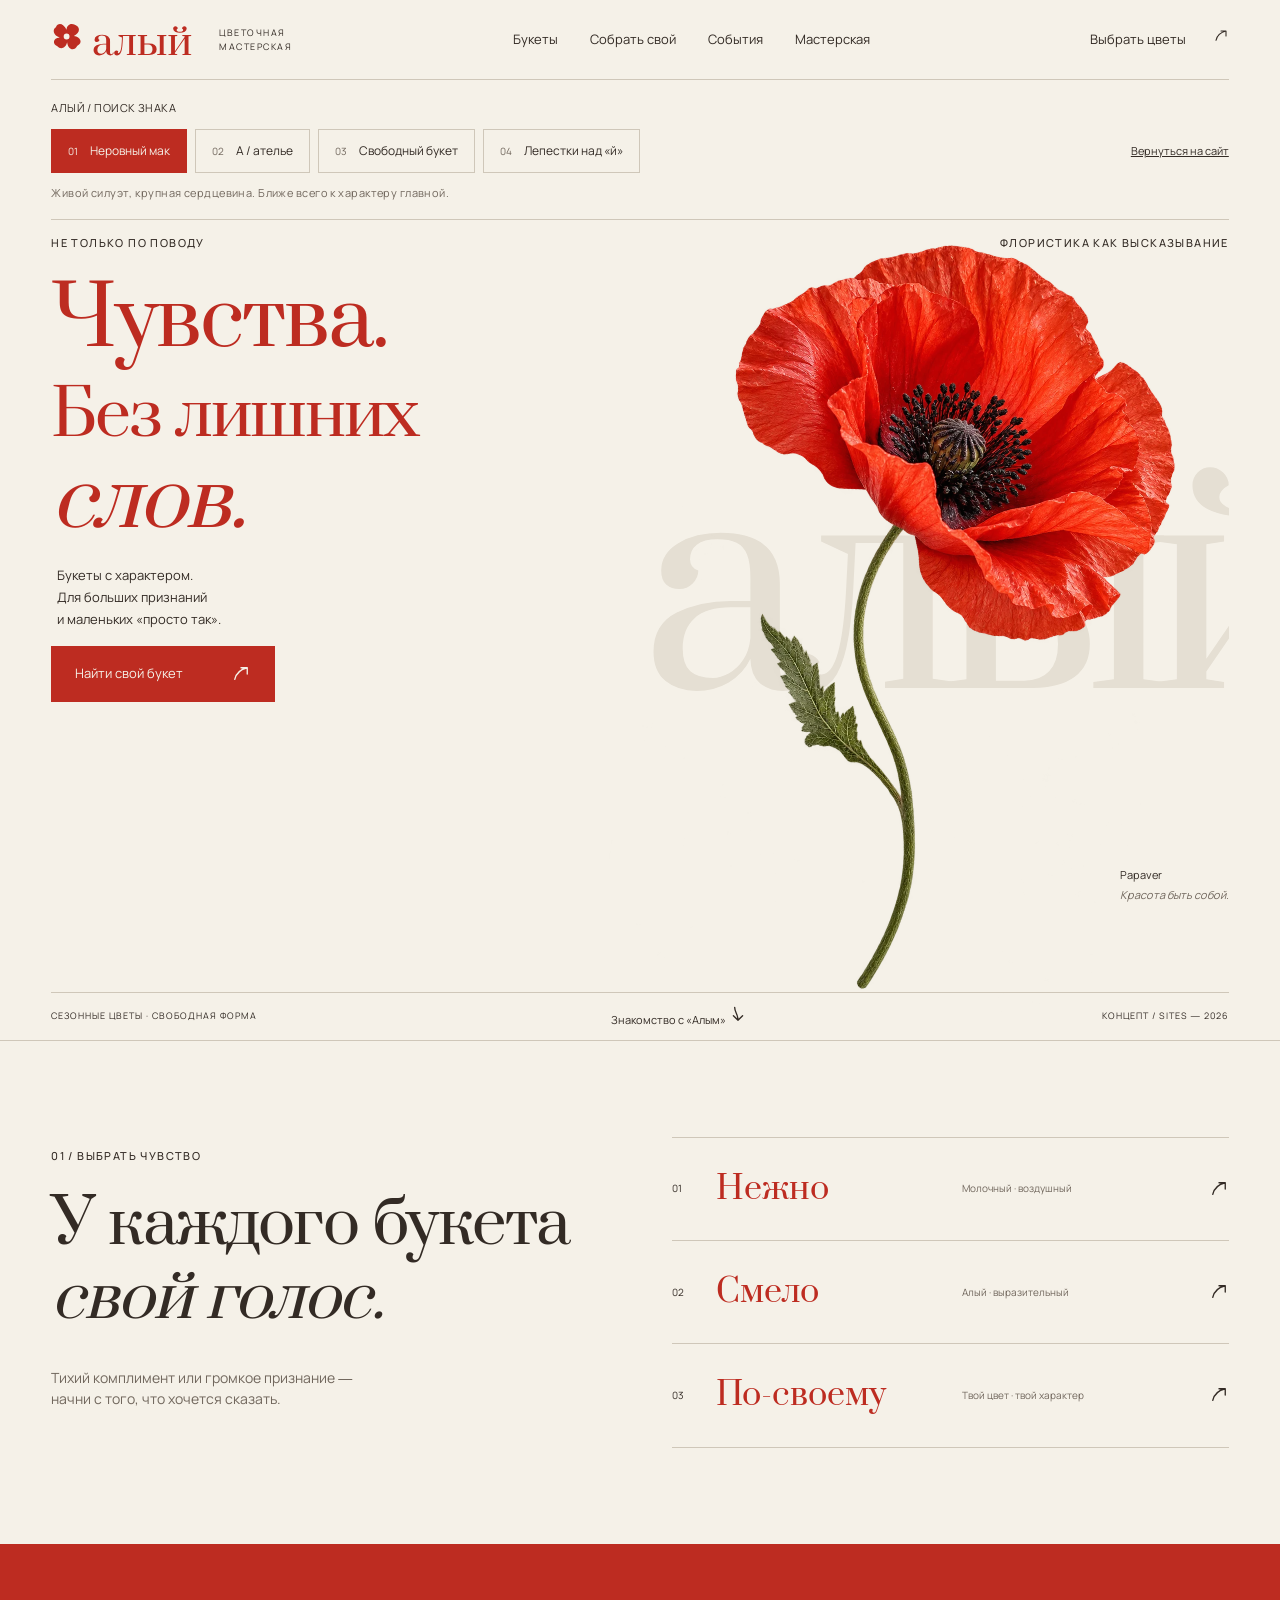
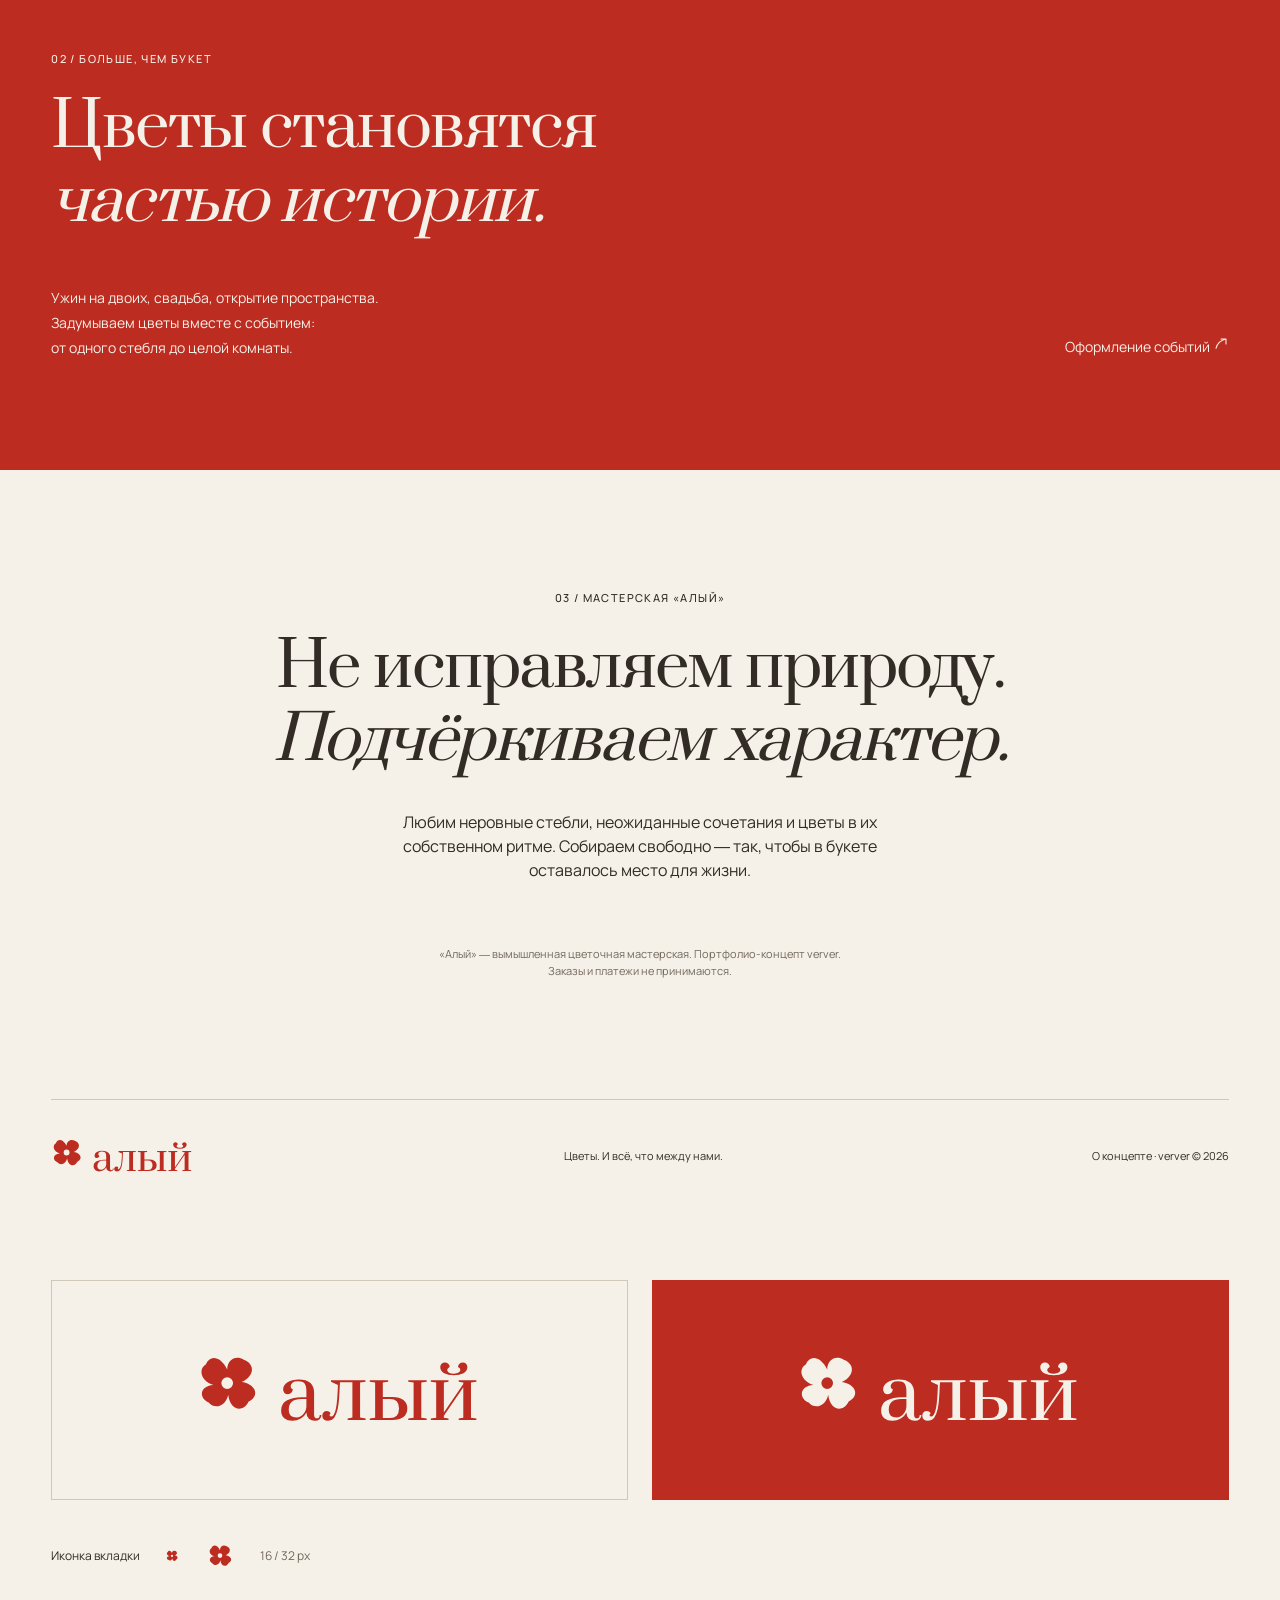
<file: logo-preview.html>
<!doctype html><html lang="ru" data-direction="editorial" data-font="prata"><head><meta charset="utf-8"><meta name="viewport" content="width=device-width,initial-scale=1,viewport-fit=cover"><meta name="theme-color" content="#f5f1e8"><meta name="robots" content="noindex,nofollow"><title>Логотип «Алого» · четыре направления</title><meta name="description" content="Цветы с характером. Портфолио-концепт цветочной мастерской «Алый»."><link rel="icon" href="assets/brand/studies/poppy/favicon.svg"><link rel="stylesheet" href="assets/css/concept.css?v=f0fbaae327"><script src="assets/js/site.js?v=18619ff0b1" defer></script><link rel="stylesheet" href="assets/css/pages.css?v=2ff07b9768"><link rel="stylesheet" href="assets/css/builder.css?v=02d149a1dc"><link rel="stylesheet" href="assets/css/motion.css?v=3268e248c4"><link rel="stylesheet" href="assets/css/menu.css?v=fd1d62593d"><script type="module" src="assets/js/icons.js?v=542ea59910"></script><link rel="stylesheet" href="assets/css/logo-preview.css"><script src="assets/js/logo-preview.js" defer></script></head><body>
<a class="skip" href="#main">Перейти к содержимому</a>

<header><a class="brand" href="index.html" aria-label="Алый, главная"><img class="study-logo" data-study-logo src="assets/brand/studies/poppy/logo.svg" width="240" height="80" alt="Алый"></a><span class="brand-note">ЦВЕТОЧНАЯ<br>МАСТЕРСКАЯ</span><nav aria-label="Основная навигация"><a href="catalog.html">Букеты</a><a href="builder.html">Собрать свой</a><a href="events.html">События</a><a href="atelier.html">Мастерская</a></nav><a class="header-link" href="catalog.html">Выбрать цветы <span class="motion-arrow" aria-hidden="true"><svg class="ui-icon" viewBox="0 0 24 24" fill="none" stroke="currentColor" stroke-width="1.6" stroke-linecap="round" stroke-linejoin="round" aria-hidden="true"><path d="M4.5 18.5C6.2 10.8 11.1 6.5 19.5 4.5M12 4.5H19.5V12"/></svg></span></a><div class="bloom-menu" data-open="false"><div class="menu-surface" aria-hidden="true"></div><button class="menu-button" aria-label="Меню" aria-expanded="false" aria-controls="mobile-nav"><span class="control-inner"><morph-icon data-menu-icon icon="M4 8.5C9 6.8 14 6.8 20 8.5M4 15.5C10 17.2 15 17.2 20 15.5" reduced-motion="user" size="22" stroke-width="1.6" aria-hidden="true"><svg viewBox="0 0 24 24" fill="none" stroke="currentColor" stroke-width="1.6"><path d="M4 8.5C9 6.8 14 6.8 20 8.5M4 15.5C10 17.2 15 17.2 20 15.5"/></svg></morph-icon></span></button><nav id="mobile-nav" class="mobile-nav" aria-label="Мобильная навигация" hidden><a href="catalog.html">Букеты</a><a href="builder.html">Собрать свой</a><a href="events.html">События</a><a href="atelier.html">Мастерская</a><a href="contacts.html">О концепте</a></nav></div><noscript><nav  class="menu-fallback" aria-label="Мобильная навигация"><a href="catalog.html">Букеты</a><a href="builder.html">Собрать свой</a><a href="events.html">События</a><a href="atelier.html">Мастерская</a><a href="contacts.html">О концепте</a></nav></noscript></header><aside class="study-controls" aria-label="Сравнение логотипов"><div><p>АЛЫЙ / ПОИСК ЗНАКА</p><div class="study-choices" role="group" aria-label="Выбрать направление"><button type="button" data-study="1" aria-pressed="true"><small>01</small>Неровный мак</button><button type="button" data-study="2" aria-pressed="false"><small>02</small>А / ателье</button><button type="button" data-study="3" aria-pressed="false"><small>03</small>Свободный букет</button><button type="button" data-study="4" aria-pressed="false"><small>04</small>Лепестки над «й»</button></div><p data-study-note role="status">Живой силуэт, крупная сердцевина. Ближе всего к характеру главной.</p></div><a href="index.html">Вернуться на сайт</a></aside>

<main id="main"><section class="hero"><div class="eyebrow hero-top"><span>НЕ ТОЛЬКО ПО ПОВОДУ</span><span>ФЛОРИСТИКА КАК ВЫСКАЗЫВАНИЕ</span></div><div class="hero-copy"><h1>Чувства.<br><span>Без лишних</span><br><i>слов.</i></h1><p>Букеты с характером.<br>Для больших признаний<br>и маленьких «просто так».</p><a class="cta" href="catalog.html"><span class="control-inner">Найти свой букет <span class="motion-arrow" aria-hidden="true"><svg class="ui-icon" viewBox="0 0 24 24" fill="none" stroke="currentColor" stroke-width="1.6" stroke-linecap="round" stroke-linejoin="round" aria-hidden="true"><path d="M4.5 18.5C6.2 10.8 11.1 6.5 19.5 4.5M12 4.5H19.5V12"/></svg></span></span></a></div><div class="flower-stage"><span class="flower-word" aria-hidden="true">алый</span><img class="hero-flower" src="assets/images/poppy.webp" width="1024" height="1536" alt="Алый мак с тонкими складками на лепестках и изогнутым зелёным стеблем" fetchpriority="high"><span class="botanical-note">Papaver<br><i>Красота быть собой.</i></span></div><div class="hero-bottom"><span>СЕЗОННЫЕ ЦВЕТЫ · СВОБОДНАЯ ФОРМА</span><a href="catalog.html">Знакомство с «Алым» <span class="motion-arrow" aria-hidden="true"><svg class="ui-icon" viewBox="0 0 24 24" fill="none" stroke="currentColor" stroke-width="1.6" stroke-linecap="round" stroke-linejoin="round" aria-hidden="true"><path d="M8 4C8 10 12 12 12 19.5M6.5 14L12 19.5L17.5 14"/></svg></span></a><span class="edition">КОНЦЕПТ / SITES — 2026</span></div></section>
<section class="collection section" id="collection"><div><p class="eyebrow">01 / ВЫБРАТЬ ЧУВСТВО</p><h2>У каждого букета<br><i>свой голос.</i></h2><p class="muted">Тихий комплимент или громкое признание —<br>начни с того, что хочется сказать.</p></div><div class="bouquet-list"><a href="bouquet-nezhno.html"><span>01</span><strong>Нежно</strong><small>Молочный · воздушный</small><span class="motion-arrow" aria-hidden="true"><svg class="ui-icon" viewBox="0 0 24 24" fill="none" stroke="currentColor" stroke-width="1.6" stroke-linecap="round" stroke-linejoin="round" aria-hidden="true"><path d="M4.5 18.5C6.2 10.8 11.1 6.5 19.5 4.5M12 4.5H19.5V12"/></svg></span></a><a href="bouquet-smelo.html"><span>02</span><strong>Смело</strong><small>Алый · выразительный</small><span class="motion-arrow" aria-hidden="true"><svg class="ui-icon" viewBox="0 0 24 24" fill="none" stroke="currentColor" stroke-width="1.6" stroke-linecap="round" stroke-linejoin="round" aria-hidden="true"><path d="M4.5 18.5C6.2 10.8 11.1 6.5 19.5 4.5M12 4.5H19.5V12"/></svg></span></a><a href="bouquet-po-svoemu.html"><span>03</span><strong>По-своему</strong><small>Твой цвет · твой характер</small><span class="motion-arrow" aria-hidden="true"><svg class="ui-icon" viewBox="0 0 24 24" fill="none" stroke="currentColor" stroke-width="1.6" stroke-linecap="round" stroke-linejoin="round" aria-hidden="true"><path d="M4.5 18.5C6.2 10.8 11.1 6.5 19.5 4.5M12 4.5H19.5V12"/></svg></span></a></div></section>
<section class="events section" id="events"><p class="eyebrow">02 / БОЛЬШЕ, ЧЕМ БУКЕТ</p><h2>Цветы становятся<br><i>частью истории.</i></h2><div class="event-bottom"><p>Ужин на двоих, свадьба, открытие пространства.<br>Задумываем цветы вместе с событием:<br>от одного стебля до целой комнаты.</p><a href="events.html">Оформление событий <span class="motion-arrow" aria-hidden="true"><svg class="ui-icon" viewBox="0 0 24 24" fill="none" stroke="currentColor" stroke-width="1.6" stroke-linecap="round" stroke-linejoin="round" aria-hidden="true"><path d="M4.5 18.5C6.2 10.8 11.1 6.5 19.5 4.5M12 4.5H19.5V12"/></svg></span></a></div><img class="event-mark" data-study-mark src="assets/brand/studies/poppy/mark.svg" alt=""></section>
<section class="atelier section" id="atelier"><p class="eyebrow">03 / МАСТЕРСКАЯ «АЛЫЙ»</p><h2>Не исправляем природу.<br><i>Подчёркиваем характер.</i></h2><p>Любим неровные стебли, неожиданные сочетания и цветы в их собственном ритме. Собираем свободно — так, чтобы в букете оставалось место для жизни.</p><p class="concept-note">«Алый» — вымышленная цветочная мастерская. Портфолио-концепт verver. Заказы и платежи не принимаются.</p></section></main><footer><a class="brand" href="index.html"><img class="study-logo" data-study-logo src="assets/brand/studies/poppy/logo.svg" width="240" height="80" alt="Алый"></a><span>Цветы. И всё, что между нами.</span><span><a href="contacts.html">О концепте · verver © 2026</a></span></footer><section class="study-proof" aria-label="Проверка логотипа"><div class="study-proof-logo"><img data-study-logo src="assets/brand/studies/poppy/logo.svg" alt="Алый" width="240" height="80"></div><div class="study-proof-logo study-reverse"><img data-study-cream src="assets/brand/studies/poppy/logo-cream.svg" alt="Алый на красном фоне" width="240" height="80"></div><div class="study-sizes"><span>Иконка вкладки</span><img data-study-favicon src="assets/brand/studies/poppy/favicon.svg" width="16" height="16" alt=""><img data-study-favicon src="assets/brand/studies/poppy/favicon.svg" width="32" height="32" alt=""><span>16 / 32 px</span></div></section></body></html>
</file>
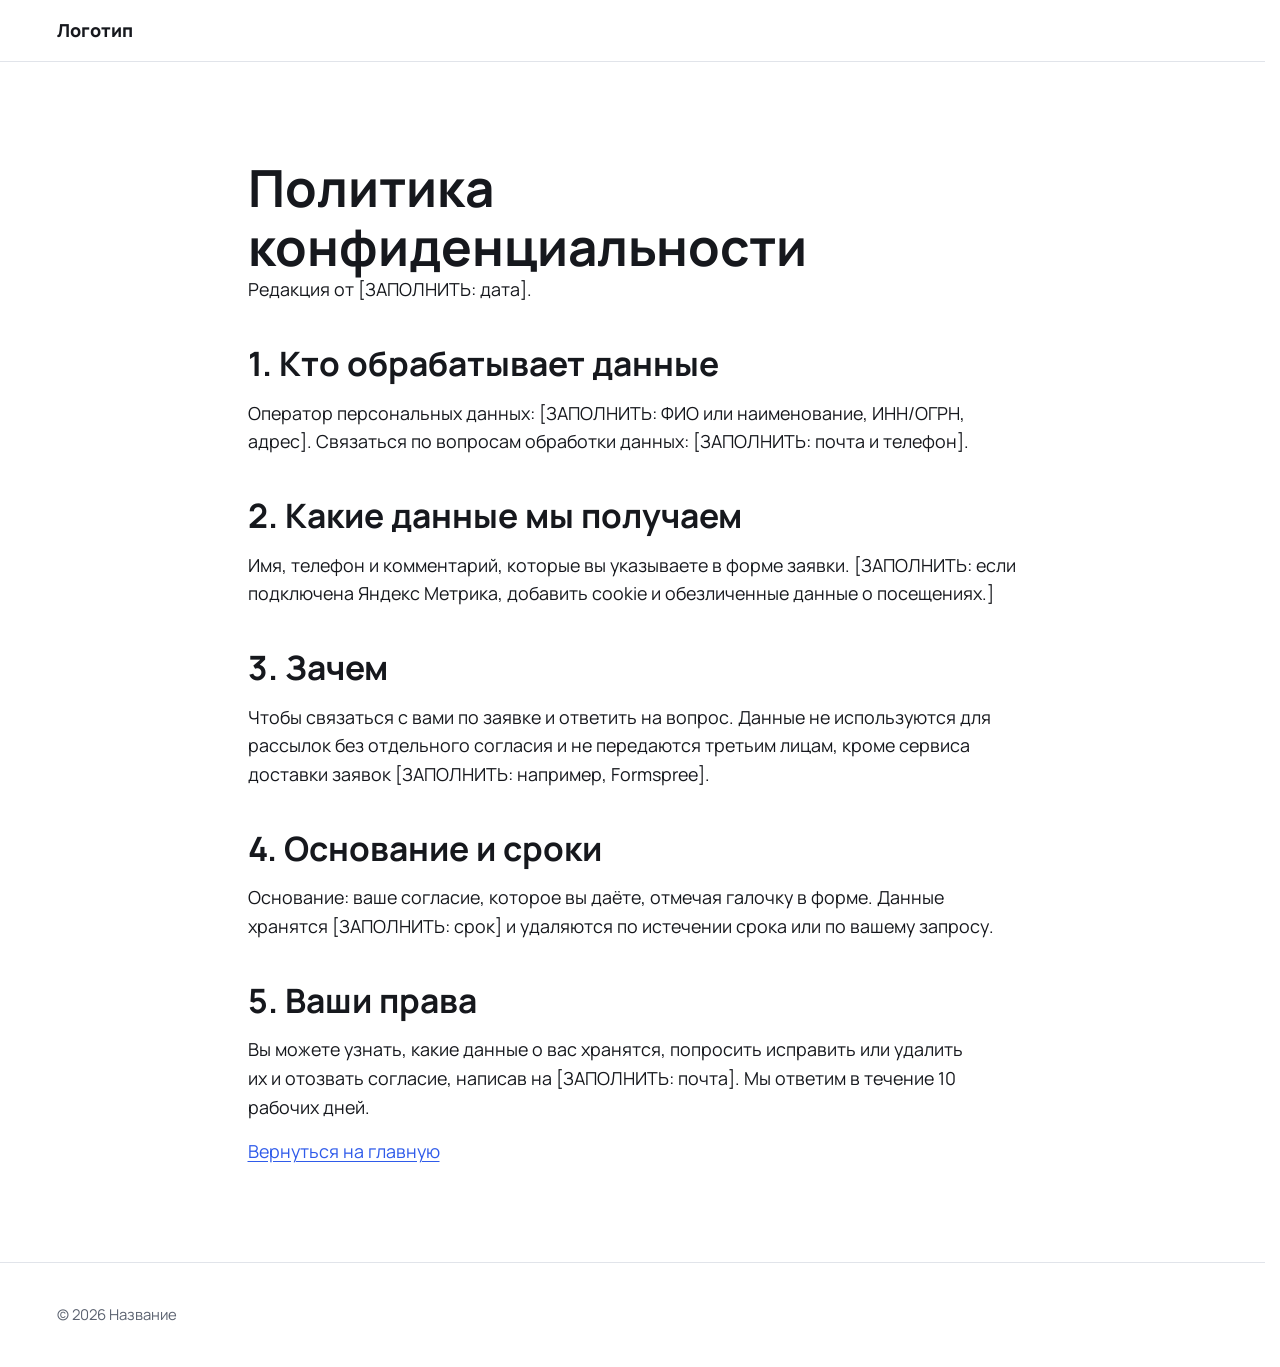
<file: privacy.html>
<!doctype html>
<html lang="ru">
<head>
  <meta charset="utf-8">
  <meta name="viewport" content="width=device-width, initial-scale=1">
  <title>Политика конфиденциальности — Название сайта</title>
  <meta name="description" content="Как мы обрабатываем и защищаем персональные данные, которые вы оставляете на сайте.">
  <link rel="canonical" href="https://example.ru/privacy.html">
  <link rel="icon" href="favicon.svg" type="image/svg+xml">
  <link rel="stylesheet" href="assets/css/style.css">
  <script src="assets/js/main.js" defer></script>
</head>
<body>
  <a class="skip-link" href="#main">Перейти к содержимому</a>

  <header class="site-header">
    <div class="container site-header__inner">
      <a class="logo" href="./">Логотип</a>
    </div>
  </header>

  <!-- Каркас политики по 152-ФЗ. Всё в [квадратных скобках] заполнить данными владельца сайта;
       итоговый текст лучше согласовать с юристом. -->
  <main id="main" class="section">
    <div class="container prose">
      <h1>Политика конфиденциальности</h1>
      <p>Редакция от [ЗАПОЛНИТЬ: дата].</p>

      <h2>1. Кто обрабатывает данные</h2>
      <p>Оператор персональных данных: [ЗАПОЛНИТЬ: ФИО или наименование, ИНН/ОГРН, адрес]. Связаться по вопросам обработки данных: [ЗАПОЛНИТЬ: почта и телефон].</p>

      <h2>2. Какие данные мы получаем</h2>
      <p>Имя, телефон и комментарий, которые вы указываете в форме заявки. [ЗАПОЛНИТЬ: если подключена Яндекс Метрика, добавить cookie и обезличенные данные о посещениях.]</p>

      <h2>3. Зачем</h2>
      <p>Чтобы связаться с вами по заявке и ответить на вопрос. Данные не используются для рассылок без отдельного согласия и не передаются третьим лицам, кроме сервиса доставки заявок [ЗАПОЛНИТЬ: например, Formspree].</p>

      <h2>4. Основание и сроки</h2>
      <p>Основание: ваше согласие, которое вы даёте, отмечая галочку в форме. Данные хранятся [ЗАПОЛНИТЬ: срок] и удаляются по истечении срока или по вашему запросу.</p>

      <h2>5. Ваши права</h2>
      <p>Вы можете узнать, какие данные о вас хранятся, попросить исправить или удалить их и отозвать согласие, написав на [ЗАПОЛНИТЬ: почта]. Мы ответим в течение 10 рабочих дней.</p>

      <p><a href="./">Вернуться на главную</a></p>
    </div>
  </main>

  <footer class="site-footer">
    <div class="container">
      <p>&copy; <span data-year>2026</span> Название</p>
    </div>
  </footer>
</body>
</html>
</file>
<file: assets/css/concept.css>
@font-face{font-family:Manrope;src:url('../fonts/manrope-cyrillic-wght-normal.woff2');font-weight:200 800;font-display:swap}@font-face{font-family:Manrope;src:url('../fonts/manrope-latin-wght-normal.woff2');font-weight:200 800;font-display:swap;unicode-range:U+0000-024F}
@font-face{font-family:Prata;src:url('../fonts/prata-cyrillic-400-normal.woff2');font-display:swap}@font-face{font-family:Prata;src:url('../fonts/prata-latin-400-normal.woff2');unicode-range:U+0000-024F;font-display:swap}
@font-face{font-family:Cormorant;src:url('../fonts/cormorant-garamond-cyrillic-600-normal.woff2');font-display:swap}@font-face{font-family:Cormorant;src:url('../fonts/cormorant-garamond-latin-600-normal.woff2');unicode-range:U+0000-024F;font-display:swap}
@font-face{font-family:OldStandard;src:url('../fonts/old-standard-tt-cyrillic-400-normal.woff2');font-display:swap}@font-face{font-family:OldStandard;src:url('../fonts/old-standard-tt-latin-400-normal.woff2');unicode-range:U+0000-024F;font-display:swap}
@font-face{font-family:Oranienbaum;src:url('../fonts/oranienbaum-cyrillic-400-normal.woff2');font-display:swap}@font-face{font-family:Oranienbaum;src:url('../fonts/oranienbaum-latin-400-normal.woff2');unicode-range:U+0000-024F;font-display:swap}
:root{--paper:#f5f1e8;--red:#bd2c21;--ink:#332b25;--muted:#71675d;--line:#cfc7b9;--serif:Prata,Georgia,serif;--sans:Manrope,Arial,sans-serif;--gutter:clamp(24px,4vw,80px);--small:11px;--body:16px;--title:clamp(64px,7.2vw,144px);--section-title:clamp(40px,4.8vw,88px);--ease:cubic-bezier(.35,0,.15,1);--fast:160ms;--s1:4px;--s2:8px;--s3:12px;--s4:16px;--s6:24px;--s8:32px;--s12:48px;--s16:64px;--s24:96px}
[data-font=cormorant]{--serif:Cormorant,Georgia,serif}[data-font=oldstandard]{--serif:OldStandard,Georgia,serif}[data-font=oranienbaum]{--serif:Oranienbaum,Georgia,serif}*{box-sizing:border-box}html{scroll-behavior:smooth;-webkit-tap-highlight-color:transparent;-webkit-text-size-adjust:100%;scroll-padding-top:24px}body{margin:0;background:var(--paper);color:var(--ink);font:var(--body)/1.5 var(--sans)}a{color:inherit;text-decoration:none}button,select{font:inherit;color:inherit}button,a,select,summary{touch-action:manipulation}button,summary{cursor:pointer;user-select:none}button{border:0;background:none}button:active,.cta:active{transform:scale(.97)}button,a{transition:opacity var(--fast) var(--ease),transform var(--fast) var(--ease)}:focus-visible{outline:2px solid currentColor;outline-offset:5px}button:disabled{opacity:.4;cursor:default}.defs{position:absolute}.skip{position:fixed;top:-100px;left:24px;padding:16px;background:var(--paper);z-index:10}.skip:focus{top:8px}
header{height:100px;margin:0 var(--gutter);display:flex;align-items:center;gap:24px;border-bottom:1px solid var(--line)}.brand{color:var(--red);display:inline-flex;gap:8px;align-items:center;font:40px/1 var(--serif);letter-spacing:-2px}.brand svg{width:32px;height:32px}.brand-note{font-size:9px;line-height:1.5;letter-spacing:1.5px}header nav{margin:auto;display:flex;gap:32px;font-size:13px}.header-link{font-size:13px;border-bottom:1px solid currentColor;padding:12px 0}.header-link span{padding-left:24px}.menu-button{display:none}.mobile-nav[hidden]{display:none}.eyebrow{font-size:var(--small);letter-spacing:1.4px;font-weight:500}.hero{position:relative;min-height:min(850px,calc(100svh - 100px));margin:0 var(--gutter);display:grid;grid-template-columns:1fr 1fr;grid-template-rows:64px 1fr 64px}.hero-top{grid-column:1/-1;display:flex;justify-content:space-between;align-items:center;position:relative;z-index:2}.hero-copy{position:relative;z-index:2;padding:32px 0 40px}.hero h1{font:400 var(--title)/1.12 var(--serif);letter-spacing:-.065em;margin:0 0 24px;color:var(--red);white-space:nowrap}.hero h1 span{font-size:.79em}.hero h1 i{font-weight:400}.hero-copy p{font-size:14px;line-height:1.7;margin:0 0 24px 6px}.cta{display:inline-flex;align-items:center;justify-content:space-between;gap:48px;padding:18px 24px;background:var(--red);color:var(--paper);font-size:13px;min-height:56px}.cta span{font-size:24px;line-height:1}.flower-stage{position:relative;min-width:0;grid-column:2;grid-row:2;isolation:isolate}.hero-flower{position:absolute;width:120%;height:120%;max-width:none;object-fit:contain;left:-13%;top:-13%;z-index:1;transform:rotate(9deg);pointer-events:none}.flower-word{position:absolute;top:25%;left:0;color:#e5dfd3;font:400 clamp(150px,23vw,420px)/1 var(--serif);letter-spacing:-.08em;z-index:0}.botanical-note{position:absolute;right:0;bottom:12%;font-size:11px;line-height:1.8;z-index:2}.botanical-note i{color:var(--muted)}.hero-bottom{grid-column:1/-1;display:flex;align-items:center;justify-content:space-between;gap:16px;border-top:1px solid var(--line);font-size:9px;letter-spacing:1px;position:relative;z-index:2}.hero-bottom a{font-size:11px;letter-spacing:0}.section{padding:96px var(--gutter);scroll-margin-top:24px}.section h2{font:400 var(--section-title)/1.2 var(--serif);letter-spacing:-.04em;margin:24px 0 32px;text-wrap:balance}.section h2 i{font-weight:400}.section p{max-width:560px;text-wrap:pretty}.collection{display:grid;grid-template-columns:1fr 1fr;gap:64px;border-top:1px solid var(--line)}.muted{color:var(--muted);font-size:14px}.bouquet-list{align-self:center}.bouquet-list button{display:grid;width:100%;grid-template-columns:32px 1fr 1fr 20px;gap:12px;align-items:center;text-align:left;border-bottom:1px solid var(--line);padding:32px 0;min-height:100px}.bouquet-list button:first-child{border-top:1px solid var(--line)}.bouquet-list strong{font:32px/1.2 var(--serif);color:var(--red)}.bouquet-list small{font-size:10px;color:var(--muted)}.bouquet-list button>span:first-child{font-size:10px}.events{position:relative;overflow:hidden;background:var(--red);color:var(--paper);min-height:520px}.events h2{position:relative;z-index:1}.event-bottom{display:flex;gap:48px;align-items:end;justify-content:space-between;position:relative;z-index:1}.event-bottom p{font-size:14px;line-height:1.8}.event-bottom a{padding:16px 0;border-bottom:1px solid currentColor;font-size:14px}.event-mark{position:absolute;right:10%;top:12%;height:400px;width:400px;opacity:.13;transform:rotate(20deg)}.atelier{text-align:center}.atelier>p{margin:24px auto}.atelier .concept-note{margin-top:64px;max-width:440px}footer{margin:0 var(--gutter);border-top:1px solid var(--line);padding:32px 0 100px;display:flex;align-items:center;justify-content:space-between;gap:24px;font-size:11px}footer .brand{font-size:36px}
.design-panel{position:fixed;right:16px;bottom:16px;width:300px;z-index:5;color:#f5f1e8;background:#302c27;box-shadow:0 8px 32px #0002;font:12px/1.5 var(--sans);border:1px solid #ffffff30}.design-panel summary{padding:14px 16px;display:flex;justify-content:space-between;align-items:center;min-height:44px}.design-panel summary small{font-size:8px;letter-spacing:1px;opacity:.6}.panel-content{padding:0 16px 12px}.direction-options{display:flex;gap:8px;margin:0 0 12px}.direction-options button{padding:10px 8px;border:1px solid #ffffff50;flex:1;font-size:11px;min-height:44px}.design-panel button[aria-pressed=true]{background:var(--paper);color:var(--ink)}.design-panel label{font-size:10px;display:block;margin-bottom:8px;opacity:.8}.design-panel select{width:100%;font-size:16px;background:#302c27;color:#f5f1e8;border:1px solid #ffffff50;border-radius:0;padding:8px;min-height:44px}.mark-options{display:flex;gap:8px;margin-top:12px}.mark-options button{height:44px;flex:1;border:1px solid #ffffff50;display:grid;place-items:center}.mark-options svg{width:26px;height:26px}.panel-content>p{font-size:9px;margin:8px 0 0;opacity:.6}dialog{background:var(--paper);color:var(--ink);border:1px solid var(--line);padding:48px;max-width:min(520px,calc(100% - 32px))}dialog::backdrop{background:#221b17aa}dialog h2{font:48px/1.2 var(--serif);color:var(--red)}dialog p{font-size:14px}.dialog-close{position:absolute;top:8px;right:8px;width:44px;height:44px;font-size:28px}.dialog-done{padding:16px;background:var(--red);color:var(--paper);margin-top:16px}.concept-note{font-size:11px!important;color:var(--muted)}
[data-direction=poster] body{background:var(--red);color:var(--paper)}[data-direction=poster] header{border-color:#f5f1e850}[data-direction=poster] .brand{color:var(--paper)}[data-direction=poster] .hero h1{color:var(--paper);font-size:clamp(64px,7.5vw,144px)}[data-direction=poster] .hero-flower{transform:rotate(-14deg);width:130%;left:-8%;height:130%;top:-15%}[data-direction=poster] .flower-word{color:#f5f1e8;opacity:.16;top:30%}[data-direction=poster] .botanical-note i{color:var(--paper)}[data-direction=poster] .cta{background:var(--paper);color:var(--red)}[data-direction=poster] .hero-bottom{border-color:#f5f1e850}[data-direction=poster] .collection,[data-direction=poster] .atelier{background:var(--paper);color:var(--ink)}[data-direction=poster] footer{border-color:#f5f1e850}
@media(hover:hover) and (pointer:fine){a:hover,button:hover{opacity:.7}.bouquet-list button:hover{transform:translateX(4px)}}
@media(min-width:1800px){.hero{min-height:900px}.hero-copy p{font-size:18px}.hero-copy{padding-top:64px}.section{padding-top:128px;padding-bottom:128px}}
@media(max-width:900px){header{height:80px}.brand-note{display:none}header nav{gap:24px}.hero{min-height:700px}.hero h1{font-size:clamp(64px,8vw,100px)}.hero-flower{width:160%;left:-35%}.collection{gap:32px;grid-template-columns:1fr}.section{padding-top:64px;padding-bottom:64px}.event-mark{right:-10%}.hero-bottom .edition{display:none}}
@media(max-width:600px){:root{--gutter:24px;--section-title:40px}header{height:76px;gap:16px}header .brand{font-size:36px}header .brand svg{width:28px;height:28px}header nav,.header-link{display:none}.menu-button{display:block;margin-left:auto;min-height:44px;font-size:12px;padding:8px 0}.mobile-nav{padding:16px 24px;border-bottom:1px solid var(--line);display:flex;gap:24px;font-size:13px}.mobile-nav a{padding:12px 0}.hero{min-height:740px;grid-template-columns:1fr;grid-template-rows:48px 1fr 56px}.hero-top{font-size:8px;letter-spacing:.8px}.hero-top span:last-child{display:none}.hero-copy{grid-column:1;grid-row:2;padding:16px 0 32px}.hero h1,[data-direction=poster] .hero h1{font-size:clamp(53px,15vw,88px);line-height:1.14;letter-spacing:-.06em;position:relative;z-index:2}.hero-copy p{margin-top:200px;font-size:12px;line-height:1.7}.hero .cta{position:relative;z-index:2;min-height:52px;padding:16px 20px;gap:32px;font-size:12px}.flower-stage{grid-column:1;grid-row:2;pointer-events:none}.hero-flower,[data-direction=poster] .hero-flower{width:105%;height:75%;left:16%;top:17%;transform:rotate(14deg);object-position:top center}.flower-word{top:40%;font-size:160px;left:-8%;opacity:.7}.botanical-note{bottom:21%;right:0;font-size:9px}.hero-bottom{font-size:8px;letter-spacing:.5px}.hero-bottom>span{max-width:150px}.hero-bottom>a{font-size:9px;max-width:120px}.section{padding:64px 24px}.section h2{font-size:var(--section-title)}.bouquet-list button{grid-template-columns:24px 1fr 24px;padding:24px 0}.bouquet-list small{grid-column:2;grid-row:2}.bouquet-list button>span:last-child{grid-column:3;grid-row:1/3}.event-bottom{display:block}.event-bottom a{display:inline-flex;margin-top:16px}.events{min-height:550px}.event-mark{height:260px;width:260px;right:-18%;top:28%}.atelier{text-align:left}.atelier h2{font-size:32px}.atelier>p{font-size:14px}.atelier .concept-note{margin-top:48px}footer{flex-wrap:wrap;padding-bottom:112px}footer>span{font-size:9px}footer>span:last-child{width:100%}.design-panel{width:calc(100% - 32px);max-width:300px}dialog{padding:40px 24px}[data-direction=poster] .hero-flower{transform:rotate(-10deg);left:20%;top:14%}[data-direction=poster] .flower-word{top:42%}}
.hero{overflow:clip}.hero h1{letter-spacing:-.045em}
@media(max-width:600px){.hero-flower,[data-direction=poster] .hero-flower{top:30%;height:65%;left:20%;width:100%}.botanical-note{bottom:15%}}
@media(min-width:901px){header{height:80px}.hero{min-height:min(850px,calc(100svh - 80px));grid-template-rows:48px 1fr 48px}.hero-copy{padding:8px 0 24px}.hero h1,[data-direction=poster] .hero h1{font-size:clamp(56px,min(7.2vw,9svh),144px);margin-bottom:16px}.hero-copy p{margin-bottom:16px;font-size:13px}.hero-flower{height:110%;top:-7%}[data-direction=poster] .hero-flower{height:120%;top:-12%}}
@media(prefers-reduced-motion:reduce){html{scroll-behavior:auto}a,button{transition:opacity var(--fast) var(--ease)}button:active,.cta:active,.bouquet-list button:hover{transform:none}}
.glyph-sample{font:16px/1.5 var(--serif)!important;opacity:1!important;margin-top:12px!important}.favicon-samples{display:flex;gap:16px;align-items:center;margin-top:8px}.favicon-samples span{font-size:9px;opacity:.6}

/* Approved identity: outlined wordmark and organic poppy, fixed dimensions. */
.brand{flex-shrink:0}.brand .brand-logo{display:block;width:144px;height:48px;object-fit:contain}footer .brand .brand-logo{width:132px;height:44px}
@media(max-width:600px){header .brand .brand-logo{width:132px;height:44px}}
</file>
<file: assets/css/pages.css>
/* Shared additions to the approved editorial direction. */
:root{--page-title:clamp(48px,6.5vw,112px);--card-bg:#ede7dc}
[hidden]{display:none!important}nav a[aria-current=page]{color:var(--red);text-decoration:underline;text-underline-offset:8px}.hero h1,.section h2{letter-spacing:-.025em}.bouquet-list a{display:grid;width:100%;grid-template-columns:32px 1fr 1fr 20px;gap:12px;align-items:center;text-align:left;border-bottom:1px solid var(--line);padding:32px 0;min-height:100px}.bouquet-list a:first-child{border-top:1px solid var(--line)}.bouquet-list a>span:first-child{font-size:10px}
.page-heading{padding:64px var(--gutter) 48px;border-bottom:1px solid var(--line)}.page-heading h1{font:400 var(--page-title)/1.18 var(--serif);letter-spacing:-.03em;color:var(--red);margin:32px 0 48px;text-wrap:balance}.page-heading h1 i{font-weight:400}.page-heading-bottom{display:flex;justify-content:space-between;align-items:end;gap:24px}.page-heading p{max-width:560px;font-size:14px;line-height:1.8}.page-heading .eyebrow{font-size:10px}.catalog-section{padding:48px var(--gutter) 80px}.catalog-filters{display:flex;align-items:center;flex-wrap:wrap;gap:12px;margin-bottom:40px}.catalog-filters button{font-size:12px;min-height:44px;padding:12px 20px;border:1px solid var(--line)}.catalog-filters button[aria-pressed=true]{background:var(--red);color:var(--paper);border-color:var(--red)}#result-count{margin-left:auto;font-size:11px;color:var(--muted)}.product-grid{display:grid;grid-template-columns:repeat(3,minmax(0,1fr));gap:32px}.product-card{min-width:0}.product-image{background:var(--card-bg);overflow:hidden;aspect-ratio:4/5;position:relative;border:1px solid #00000012}.product-image img{width:100%;height:100%;object-fit:cover;transition:transform 600ms var(--ease)}.product-card-title{display:flex;justify-content:space-between;gap:16px;align-items:center;margin-top:24px}.product-card h2{font:32px/1.3 var(--serif);letter-spacing:-.025em;margin:0;color:var(--red)}.product-card-title>span{font-size:13px;white-space:nowrap;font-variant-numeric:tabular-nums}.product-card p{color:var(--muted);font-size:11px;display:flex;justify-content:space-between}.catalog-section>.concept-note{margin-top:40px;max-width:650px}.closing-note{padding:80px var(--gutter);text-align:center;background:var(--red);color:var(--paper)}.closing-note h2{font:400 clamp(40px,5vw,80px)/1.2 var(--serif);letter-spacing:-.025em;margin:32px 0}.closing-note p{max-width:560px;margin:24px auto;font-size:14px}.closing-note>.eyebrow{font-size:10px}.closing-note .concept-note{color:var(--paper);opacity:.8}.text-link{display:inline-block;padding:12px 0;min-height:44px;border-bottom:1px solid currentColor;font-size:14px}.breadcrumbs{padding:32px var(--gutter);font-size:11px;color:var(--muted)}.breadcrumbs a{text-decoration:underline;text-underline-offset:4px}.product-detail{padding:0 var(--gutter) 80px;display:grid;grid-template-columns:1fr 1fr;gap:64px}.detail-image{background:var(--card-bg);align-self:start;border:1px solid #00000012}.detail-image img{display:block;width:100%;height:auto}.detail-copy{padding-top:16px}.detail-copy h1{font:400 clamp(48px,5vw,88px)/1.2 var(--serif);margin:24px 0;color:var(--red);letter-spacing:-.03em}.detail-copy>p{max-width:520px;font-size:14px;line-height:1.8}.detail-copy .product-mood{font:24px/1.5 var(--serif)}.detail-copy .product-price{font-size:24px;font-variant-numeric:tabular-nums;margin:32px 0}.product-price small{font:10px var(--sans);color:var(--muted);margin-left:12px}.product-composition{border-top:1px solid var(--line);margin-top:40px;padding-top:24px;scroll-margin-top:24px}.product-composition h2{font:24px/1.5 var(--serif);font-weight:400}.product-composition p,.care p{font-size:13px;line-height:1.8}.care{border-top:1px solid var(--line);border-bottom:1px solid var(--line);margin-top:24px}.care summary{padding:20px 0;font-size:13px;min-height:48px}.care p{margin-bottom:24px}.related{border-top:1px solid var(--line)}.related>.eyebrow{margin:0 0 32px}.related .product-grid{grid-template-columns:repeat(2,minmax(0,1fr));max-width:960px}.event-editorial,.atelier-editorial{padding:64px var(--gutter);display:grid;grid-template-columns:1fr 1fr;gap:64px;align-items:center}.event-still img{display:block;width:100%;height:auto;max-height:640px;object-fit:cover;border:1px solid #00000012}.event-statement h2,.atelier-editorial h2,.about-concept h2{font:400 clamp(36px,4vw,64px)/1.25 var(--serif);letter-spacing:-.025em}.event-statement p,.atelier-editorial p,.about-concept p{font-size:14px;line-height:1.8;max-width:500px}.service-rows{padding:0 var(--gutter) 80px}.service-rows article{display:grid;grid-template-columns:48px 1fr 1fr;gap:32px;padding:40px 0;border-top:1px solid var(--line)}.service-rows article>span{font-size:10px;padding-top:12px}.service-rows h2{font:32px/1.4 var(--serif);margin:0;color:var(--red)}.service-rows p{margin:0;font-size:14px;line-height:1.8;max-width:520px}.atelier-flower{height:640px;background:#eae3d7;overflow:hidden}.atelier-flower img{width:100%;height:100%;object-fit:contain;padding:32px}.principles{border-top:1px solid var(--line)}.principles>p{margin-bottom:48px}.principles article{display:grid;grid-template-columns:1fr 1fr;gap:64px;padding:24px 0;border-top:1px solid var(--line);align-items:center}.principles article h2{font-size:40px;margin:16px 0;color:var(--red)}.principles article p{font-size:14px}.about-concept{display:grid;grid-template-columns:1fr 1fr;gap:96px}.about-concept .text-link{display:table;max-width:100%;overflow-wrap:anywhere}.error-page{min-height:75svh}.error-page .cta{margin-top:24px}
@media(hover:hover) and (pointer:fine){.product-card a:hover{opacity:1}.product-card a:hover img{transform:scale(1.035)}.bouquet-list a:hover{transform:translateX(4px)}}
@media(max-width:900px){.product-grid{gap:24px;grid-template-columns:repeat(2,minmax(0,1fr))}.page-heading{padding-top:48px}.product-detail,.event-editorial,.atelier-editorial{gap:32px}.detail-copy h1{font-size:48px}.service-rows article{grid-template-columns:24px 1fr;gap:24px}.service-rows p{grid-column:2}.atelier-flower{height:520px}.about-concept{gap:48px}.product-card h2{font-size:28px}}
@media(max-width:600px){:root{--page-title:clamp(40px,10.8vw,64px)}.page-heading{padding:32px 24px}.page-heading h1{margin:24px 0 32px}.page-heading-bottom{display:block}.page-heading-bottom>.eyebrow{display:block;margin-top:24px}.page-heading p{font-size:13px}.catalog-section{padding:32px 24px 48px}.catalog-filters{gap:8px;margin-bottom:24px}.catalog-filters button{font-size:11px;padding:12px}#result-count{width:100%;margin:8px 0 0}.product-grid{grid-template-columns:1fr;gap:40px}.product-card-title{margin-top:16px}.product-card h2{font-size:32px}.product-image{aspect-ratio:4/5}.product-card-title>span{font-size:13px}.closing-note{padding:56px 24px}.closing-note h2{font-size:36px}.closing-note p{font-size:13px}.breadcrumbs{padding:24px}.product-detail{padding:0 24px 48px;grid-template-columns:1fr;gap:24px}.detail-copy{padding:0}.detail-copy h1{font-size:48px;overflow-wrap:anywhere}.product-composition{margin-top:32px}.related .product-grid{grid-template-columns:1fr}.event-editorial,.atelier-editorial{padding:40px 24px;grid-template-columns:1fr;gap:24px}.event-still img{max-height:440px}.event-statement h2,.atelier-editorial h2{font-size:40px}.service-rows{padding:0 24px 48px}.service-rows article{padding:24px 0;gap:12px}.service-rows h2{font-size:28px}.service-rows p{font-size:13px}.atelier-flower{height:440px}.principles article{grid-template-columns:1fr;gap:0}.principles article h2{font-size:32px}.principles article p{margin-top:0}.about-concept{grid-template-columns:1fr;gap:32px}.about-concept h2{font-size:36px}.bouquet-list a{grid-template-columns:24px 1fr 24px;padding:24px 0}.bouquet-list a>span:last-child{grid-column:3;grid-row:1/3}}
@media(prefers-reduced-motion:reduce){.product-image img{transition:none}.product-card a:hover img,.bouquet-list a:hover{transform:none}}
@media(max-width:600px){.atelier-heading h1{font-size:clamp(30px,9.5vw,48px)}}
</file>
<file: assets/css/builder.css>
/* A worktable, a botanical specimen, and a concise set of choices. */
.builder-heading{padding:44px var(--gutter) 32px;display:flex;align-items:end;justify-content:space-between;gap:32px}
.builder-heading h1{font:400 clamp(36px,4.6vw,72px)/1.18 var(--serif);letter-spacing:-.04em;color:var(--red);margin:16px 0 0}
.builder-heading h1 i{font-weight:400}.builder-heading>p{font-size:13px;line-height:1.8;max-width:290px;margin:0 0 6px}
.builder-layout{display:grid;grid-template-columns:minmax(0,1.15fr) minmax(330px,.85fr);margin:0 var(--gutter) 72px;border-top:1px solid var(--line);gap:0;align-items:start}
.builder-preview{position:sticky;top:20px;min-width:0;padding:24px 32px 28px 0}
.preview-topline,.preview-caption{display:flex;justify-content:space-between;align-items:center;gap:16px;font-size:10px;letter-spacing:1.2px;text-transform:uppercase}
.preview-topline{color:var(--muted);min-height:24px}.preview-topline span:last-child{color:var(--red)}
.bouquet-canvas{position:relative;aspect-ratio:760/850;max-height:690px;background:#eee8dc;overflow:hidden;margin:14px 0 18px;isolation:isolate}
.bouquet-canvas::before{content:'Твоё';position:absolute;inset:23% 0 auto;text-align:center;font:italic clamp(64px,10vw,160px)/1 var(--serif);letter-spacing:-.06em;color:#dfd6c6;pointer-events:none;z-index:-1}
.bouquet-canvas canvas{display:block;width:100%;height:100%;object-fit:contain;opacity:0}
.bouquet-canvas.is-ready canvas{opacity:1}.preview-placeholder{position:absolute;inset:0;width:100%;height:100%;object-fit:contain;padding:20px}.is-ready .preview-placeholder{display:none}
.preview-loading{position:absolute;inset:auto 16px 24px;text-align:center;font-size:12px;max-width:400px;margin:auto;padding:12px;background:var(--paper)}
.preview-caption{font-size:9px;line-height:1.6}.preview-caption em{font:italic 18px var(--serif);letter-spacing:0;text-transform:none;color:var(--red)}
.builder-controls{border-left:1px solid var(--line);padding:4px 0 0 36px;min-width:0}
.builder-controls fieldset{min-width:0;margin:0;padding:24px 0 26px;border:0;border-bottom:1px solid var(--line)}
.builder-controls legend{float:left;width:100%;display:flex;align-items:baseline;gap:12px;margin:0 0 18px;font-size:14px;font-weight:600}.builder-controls legend small{font-size:10px;color:var(--red);font-weight:400;letter-spacing:1px}
.builder-controls legend+*{clear:both}.choice-group{display:grid;grid-template-columns:repeat(3,minmax(0,1fr));gap:8px}
.choice{position:relative;display:flex;align-items:center;justify-content:center;gap:8px;min-height:48px;padding:10px 8px;border:1px solid var(--line);font-size:11px;cursor:pointer;user-select:none;touch-action:manipulation;transition:background 160ms ease-out,border-color 160ms ease-out;color:var(--ink)}
.choice input{position:absolute;opacity:0;width:1px;height:1px}.choice:has(input:checked){border-color:var(--red);background:#bd2c2108;color:var(--red)}.choice:has(input:focus-visible){outline:2px solid var(--red);outline-offset:3px}.choice:active{background:#bd2c2110}
.palette-dot{width:12px;height:12px;border-radius:50%;flex-shrink:0;background:#e4d5b8;border:1px solid #00000016}.palette-dot.red{background:#bd2c21}.palette-dot.garden{background:conic-gradient(#e4d5b8 0 33%,#c9989b 33% 66%,#bd2c21 66%)}
.field-hint{font-size:11px;color:var(--muted);line-height:1.7;margin:12px 0 0}.flower-rows{display:grid;gap:2px}
.flower-row{display:grid;grid-template-columns:32px minmax(0,1fr) 120px;gap:10px;align-items:center;min-height:68px;border-bottom:1px solid #cfc7b966}.flower-row:last-child{border:0}
.flower-sample{width:30px;height:38px;position:relative;overflow:hidden;opacity:.45}.is-included .flower-sample{opacity:1}
.flower-sample::before{content:'';position:absolute;width:40px;height:26.6667px;top:6px;left:-5px;background:url('../images/flower-heads.webp') calc(var(--flower-col)*100%) calc(var(--flower-row)*100%)/200% 200% no-repeat}
.flower-sample[data-sheet=extra]::before{background-image:url('../images/flower-heads-extra.webp')}
.flower-name{font-size:12px;line-height:1.6}.flower-name small{display:block;font-size:10px;color:var(--muted)}
.flower-counter{display:grid;grid-template-columns:44px 24px 44px;align-items:center;justify-content:end;gap:4px;font-size:12px}.flower-counter button{display:grid;place-items:center;width:44px;min-height:44px;padding:0;border:1px solid transparent}.flower-counter button:not(:disabled){border-color:var(--line)}.flower-counter button .control-inner{display:grid;place-items:center}.flower-counter svg{width:14px;height:14px;display:block}.flower-counter output{text-align:center;font-variant-numeric:tabular-nums}
.size-choice{flex-direction:column;gap:2px}.size-choice small{font-size:10px;color:var(--muted)}
.finishing{display:grid;gap:18px}.finishing-group>p{font-size:11px;margin:0 0 8px}.material-dot{width:12px;height:12px;background:var(--swatch);border:1px solid #332b2526;flex-shrink:0}.wrap-dot{border-radius:2px}.ribbon-dot{height:5px;transform:rotate(-35deg)}
.builder-summary{padding:26px 0 0}.summary-price{display:flex;align-items:baseline;justify-content:space-between;gap:16px;font-size:11px}.summary-price strong{font:400 clamp(24px,3vw,36px) var(--serif);color:var(--red);white-space:nowrap}
.builder-composition{font-size:11px;line-height:1.8;min-height:40px;color:var(--muted);margin:14px 0 22px}.builder-summary .cta{width:100%;gap:16px;cursor:pointer}.builder-summary .cta .control-inner{font-size:13px}.builder-summary .cta morph-icon{margin-left:auto}
.builder-afterword{display:flex;align-items:center;justify-content:space-between;gap:12px;margin-top:16px}.builder-afterword p{font-size:10px;line-height:1.6;max-width:220px;margin:0;color:var(--muted)}.reset-builder{font-size:10px;text-decoration:underline;text-underline-offset:4px;min-height:44px;padding:8px 0;white-space:nowrap}
.builder-status{min-height:36px;font-size:11px;line-height:1.6;color:var(--red);margin:10px 0 0}
.builder-footer-note{padding:0 var(--gutter) 48px;border-top:1px solid var(--line)}.builder-footer-note p{max-width:650px;font-size:12px;line-height:1.8;padding-top:20px;color:var(--muted)}
.workshop-story{padding:64px var(--gutter);border-top:1px solid var(--line)}.workshop-story-head{display:flex;justify-content:space-between;gap:32px;align-items:end;margin-bottom:40px}.workshop-story h2{font:400 clamp(36px,4.8vw,72px)/1.2 var(--serif);color:var(--red);margin:12px 0 0;letter-spacing:-.03em}.workshop-story-head>p{font-size:13px;line-height:1.8;max-width:330px;margin:0 0 6px}.workshop-image{margin:0}.workshop-image img{width:100%;height:clamp(320px,44vw,640px);object-fit:cover;display:block}.workshop-image figcaption{font-size:10px;color:var(--muted);margin:12px 0 32px}.workshop-steps{display:grid;grid-template-columns:repeat(3,minmax(0,1fr));gap:40px}.workshop-steps article{padding-top:20px;border-top:1px solid var(--line)}.workshop-steps small{color:var(--red);font-size:10px}.workshop-steps h3{font:24px var(--serif);margin:16px 0}.workshop-steps p{font-size:13px;line-height:1.8;max-width:340px}.workshop-invite{margin-top:32px;display:flex;align-items:center;gap:24px}.workshop-invite p{font-size:12px;color:var(--muted);max-width:260px}
.build-invite{border-top:1px solid var(--line)}
@media(hover:hover) and (pointer:fine){.choice:hover{border-color:var(--red)}.flower-counter button:not(:disabled):hover{background:#bd2c210b}.reset-builder:hover{color:var(--red)}}
@media(min-width:601px) and (max-width:1050px){header{gap:16px}header nav{gap:18px;font-size:12px}.header-link{display:none}}
@media(max-width:1000px){.builder-layout{grid-template-columns:minmax(0,1fr) minmax(320px,1fr)}.builder-controls{padding-left:24px}.builder-preview{padding-right:24px}.builder-heading>p{max-width:230px}.workshop-steps{gap:24px}.choice{font-size:10px;gap:6px}.builder-afterword{align-items:start;flex-direction:column;gap:0}}
@media(max-width:720px){.builder-heading{padding-top:28px;display:block}.builder-heading>p{max-width:340px;margin:16px 0 0;font-size:12px}.builder-layout{grid-template-columns:1fr}.builder-preview{position:relative;top:auto;padding:18px 0 24px}.bouquet-canvas{height:clamp(300px,57svh,500px);aspect-ratio:auto;margin-top:10px}.bouquet-canvas::before{font-size:100px}.builder-controls{border-left:0;border-top:1px solid var(--line);padding-left:0}.choice{font-size:11px}.builder-controls fieldset{padding:24px 0}.builder-afterword{flex-direction:row;align-items:center}.builder-heading h1{font-size:clamp(34px,8vw,52px)}.workshop-story{padding-top:48px;padding-bottom:48px}.workshop-story-head{display:block;margin-bottom:24px}.workshop-story-head>p{margin-top:20px}.workshop-story h2{font-size:36px}.workshop-image img{height:360px;object-position:55% center}.workshop-steps{grid-template-columns:1fr;gap:16px}.workshop-steps p{max-width:100%;margin-bottom:4px}.workshop-steps h3{margin:12px 0}.workshop-invite{display:block}.workshop-invite p{margin:16px 0 0;max-width:100%}.builder-layout{margin-bottom:32px}}
@media(max-width:720px){.builder-preview{position:sticky;top:0;z-index:5;background:var(--paper);padding:10px 0 12px;border-bottom:1px solid var(--line)}.bouquet-canvas{height:clamp(230px,35svh,320px);margin:6px 0 8px}.preview-caption{font-size:8px}.preview-caption em{font-size:14px}.builder-controls .choice,.builder-controls button{scroll-margin-top:380px;scroll-margin-bottom:24px}}
@media(max-width:720px) and (max-height:550px){.builder-preview{position:relative}.bouquet-canvas{height:280px}.builder-controls .choice,.builder-controls button{scroll-margin-top:20px}}
@media(max-width:360px){.choice{font-size:10px;padding-inline:5px;gap:5px}.flower-row{grid-template-columns:24px minmax(0,1fr) 120px;gap:6px}.flower-name{font-size:11px}.flower-name small{font-size:9px}.builder-afterword{flex-direction:column;align-items:start;gap:0}.summary-price strong{font-size:26px}}
@media(prefers-reduced-motion:reduce){.choice{transition:none}}
</file>
<file: assets/css/motion.css>
:root {
  --ease-soft: cubic-bezier(.35,0,.15,1);
  --ease-close: cubic-bezier(.4,0,.2,1);
  --ease-hover: cubic-bezier(.45,0,.25,1);
  --ease-quick: cubic-bezier(.23,1,.32,1);
  --d-press: 160ms;
  --d-release: 200ms;
  --d-hover: 240ms;
  --d-line: 500ms;
  --d-page-out: 250ms;
  --d-page-in: 450ms;
}
/* Transitions retarget from the current position during rapid hover/press. */
button, a, summary {
  transition: transform var(--d-release) var(--ease-soft), opacity var(--d-release) var(--ease-soft);
}
.control-inner { display:inline-block; transition:transform var(--d-press) var(--ease-quick) }
.cta .control-inner { display:flex; align-items:center; justify-content:space-between; gap:inherit; width:100%;font:inherit }
.motion-arrow { display:inline-block; transition:transform var(--d-hover) var(--ease-soft) }
.cta { position:relative; isolation:isolate }
.cta::before { content:''; position:absolute; inset:0; background:#000; opacity:0; z-index:-1; transition:opacity var(--d-hover) var(--ease-soft) }
/* Lines paint once, then reveal through a compositor transform. */
:is(header nav,.mobile-nav) a,.header-link,.text-link,.event-bottom a,.hero-bottom a,footer> a:not(.brand) { position:relative }
:is(header nav,.mobile-nav) a::after,.header-link::after,.text-link::after,.event-bottom a::after,.hero-bottom a::after,footer> a:not(.brand)::after {
  content:''; position:absolute; bottom:0; left:0; right:0; height:1px; background:currentColor;
  transform:scaleX(0); transform-origin:right; transition:transform var(--d-line) var(--ease-hover);
}
.header-link,.text-link,.event-bottom a { border-bottom-color:transparent }
button:active,.cta:active { transform:none }
:is(button,.cta):active .control-inner { transform:scale(.97) }
.bouquet-list a:active,.product-card a:active { transform:scale(.985) }
@media(hover:hover) and (pointer:fine) {
  a:hover,button:hover { opacity:1 }
  .cta:hover { transform:translateY(-3px) }
  .cta:hover::before { opacity:.09 }
  :is(.cta,.header-link,.text-link,.bouquet-list a,.event-bottom a,.hero-bottom a):hover .motion-arrow { transform:translate(4px,-3px) }
  .catalog-filters button:hover,.menu-button:hover { transform:translateY(-2px) }
  .catalog-filters button:hover .control-inner { transform:translateY(-1px) }
  :is(header nav,.mobile-nav) a:hover::after,.header-link:hover::after,.text-link:hover::after,.event-bottom a:hover::after,.hero-bottom a:hover::after,footer> a:not(.brand):hover::after { transform:scaleX(1); transform-origin:left }
  .bouquet-list a:hover { transform:translateX(6px) }
  .brand:hover svg { transform:rotate(12deg) }
  .brand svg { transition:transform var(--d-hover) var(--ease-soft) }
  .care summary:hover { transform:translateX(3px) }
}
/* Focus is immediate; keyboard-triggered controls do not slide or scale. */
:is(button,a,summary):focus-visible { transition:none }
:is(button,a,summary):focus-visible:active,:is(button,.cta):focus-visible:active .control-inner { transform:none }
:is(header nav,.mobile-nav) a:focus-visible::after,.header-link:focus-visible::after,.text-link:focus-visible::after { transform:scaleX(1);transition:none }
/* Native MPA transitions preserve navigation, history and first-load rendering. */
@view-transition { navigation:auto }
html { background:var(--paper) }
::view-transition { background:var(--paper) }
::view-transition { pointer-events:none }
.route-announcer{position:absolute;width:1px;height:1px;padding:0;overflow:hidden;clip-path:inset(50%);white-space:nowrap}
html[data-route-loading=true] header{border-bottom-color:var(--red)}
main[tabindex="-1"]:focus{outline:none}
header { view-transition-name:site-header }
main { view-transition-name:page-content }
main h1 { view-transition-name:page-title }
::view-transition-group(*) { animation-duration:450ms;animation-timing-function:var(--ease-soft) }
::view-transition-group(site-header),::view-transition-old(site-header),::view-transition-new(site-header) { animation:none }
/* Background snapshots stay opaque; only content leaves and arrives. */
::view-transition-old(root){animation:none;opacity:0;mix-blend-mode:normal}
::view-transition-new(root){animation:none;opacity:1;mix-blend-mode:normal}
::view-transition-old(page-content){animation:composition-out 200ms var(--ease-close) both;mix-blend-mode:normal}
::view-transition-new(page-content){animation:composition-in 350ms var(--ease-soft) both;mix-blend-mode:normal}
::view-transition-old(site-header){display:none}
::view-transition-new(site-header){mix-blend-mode:normal}
::view-transition-image-pair(*){isolation:isolate}
::view-transition-old(page-title),::view-transition-new(page-title){mix-blend-mode:normal}
::view-transition-old(page-title) { animation:title-out 250ms var(--ease-close) both }
::view-transition-new(page-title) { animation:title-in 450ms var(--ease-soft) 80ms both }
::view-transition-group(photo-nezhno),::view-transition-group(photo-smelo),::view-transition-group(photo-po-svoemu) { animation-duration:500ms;animation-timing-function:var(--ease-soft) }
::view-transition-old(photo-nezhno),::view-transition-old(photo-smelo),::view-transition-old(photo-po-svoemu),::view-transition-new(photo-nezhno),::view-transition-new(photo-smelo),::view-transition-new(photo-po-svoemu){height:100%;width:100%;object-fit:cover}
@keyframes composition-out { to{opacity:0;transform:translateY(-8px)} }
@keyframes composition-in { from{opacity:0;transform:translateY(12px)} to{opacity:1;transform:none} }
@keyframes title-out { to{opacity:0;transform:translateY(-20px)} }
@keyframes title-in { from{opacity:0;transform:translateY(20px)} to{opacity:1;transform:none} }
/* Firefox/Zen: an arriving composition on the normal, opaque page canvas.
   Content stays visible throughout; there is no curtain or loading cover. */
html[data-page-entry=true] main > * { animation:page-arrive 350ms var(--ease-quick) both }
html[data-page-entry=true] main > :nth-child(2) { animation-delay:35ms }
html[data-page-entry=true] main > :nth-child(n+3) { animation-delay:70ms }
@keyframes page-arrive { from{opacity:.6;transform:translateY(16px)} to{opacity:1;transform:none} }
@media(prefers-reduced-motion:reduce){
 @view-transition { navigation:none }
 html[data-page-entry=true] main > * { animation:none }
 html{scroll-behavior:auto}
 a,button,summary,.control-inner,.motion-arrow,.brand svg,.product-image img{transition:opacity 160ms var(--ease-soft)}
 a:hover,button:hover,summary:hover,a:active,button:active,.control-inner,.brand:hover svg,.product-card a:hover img,:is(.cta,.header-link,.text-link,.bouquet-list a,.event-bottom a,.hero-bottom a):hover .motion-arrow,.catalog-filters button:hover .control-inner,:is(button,.cta):active .control-inner{transform:none!important}
 a::after{transition:none!important}
}

/* Original stem-like UI strokes; fixed boxes keep text and buttons aligned. */
.ui-icon{display:inline-block;width:20px;height:20px;vertical-align:-.22em;flex-shrink:0}.motion-arrow{display:inline-flex;align-items:center;justify-content:center}.motion-arrow .ui-icon{display:block}.header-link .ui-icon,.text-link .ui-icon,.event-bottom .ui-icon{width:16px;height:16px}.ui-icon,morph-icon svg,.flower-counter svg{stroke-linecap:round;stroke-linejoin:round}
</file>
<file: assets/css/menu.css>
/* A continuous panel avoids seams between independently composited patches. */
.bloom-menu{display:none}
/* Named View Transition layers create stacking contexts: keep the header above main. */
header{position:relative;z-index:30}
morph-icon{display:inline-flex;width:22px;height:22px;align-items:center;justify-content:center;flex-shrink:0}
morph-icon svg{display:block;width:22px!important;height:22px!important;flex-shrink:0}
morph-icon[data-care-icon] svg{width:20px!important;height:20px!important}
.care summary{display:flex;align-items:center;justify-content:space-between;gap:16px;list-style:none}
.care summary::-webkit-details-marker{display:none}
@media(max-width:600px){
 .bloom-menu{display:block;position:relative;top:.5px;width:44px;height:44px;margin-left:auto;z-index:20;flex-shrink:0;isolation:isolate}
 .bloom-menu::before{content:'';position:absolute;inset:0;border-radius:50%;background:var(--red);pointer-events:none;opacity:1;transition:opacity 160ms var(--ease-soft)}
 .bloom-menu[data-open=true]::before{opacity:0}
 .bloom-menu .menu-button{display:grid;place-items:center;position:relative;z-index:3;width:44px;height:44px;min-height:44px;padding:0;margin:0;color:var(--paper);background:none;border:0;transform:none}
 .menu-button .control-inner{display:grid;place-items:center}
 .menu-surface{position:absolute;right:0;top:0;width:240px;height:min(344px,calc(100dvh - 100px));border-radius:22px;background:var(--red);pointer-events:none;z-index:0;transform-origin:calc(100% - 22px) 22px;transform:scale(.88,.82);opacity:0;transition:transform 240ms var(--ease-close),opacity 160ms var(--ease-close)}
 .bloom-menu[data-open=true] .menu-surface{transform:none;opacity:1;transition:transform 450ms var(--ease-soft),opacity 160ms var(--ease-soft)}
 .bloom-menu .mobile-nav{position:absolute;right:0;top:0;z-index:2;box-sizing:border-box;width:240px;margin:0;max-height:calc(100dvh - 100px);overflow:auto;overscroll-behavior:contain;border:0;padding:72px 16px 16px;display:flex;flex-direction:column;gap:4px;color:var(--paper);opacity:0;transform:none;pointer-events:none;transition:opacity 120ms var(--ease-close)}
 .bloom-menu[data-open=true] .mobile-nav{opacity:1;transform:none;pointer-events:auto;transition:opacity 180ms var(--ease-soft) 60ms}
 .bloom-menu .mobile-nav a{display:flex;align-items:center;flex-shrink:0;box-sizing:border-box;height:48px;min-height:48px;padding:14px 12px;border-radius:10px;font:500 14px/20px var(--sans);opacity:1;transform:none;transition:opacity 120ms var(--ease-soft)}
 .bloom-menu .mobile-nav a[aria-current=page]{color:var(--paper);text-decoration:underline;text-underline-offset:5px;background:#ffffff16}
 .bloom-menu .mobile-nav a::after{display:none}
 .bloom-menu .mobile-nav a:focus-visible{outline-offset:-3px}
 .menu-fallback{display:flex;flex-wrap:wrap;gap:16px;font-size:12px}
}
@media(hover:hover) and (pointer:fine){.bloom-menu .menu-button:hover{transform:none}.bloom-menu .mobile-nav a:hover{background:#ffffff16;transform:none}}
@media(prefers-reduced-motion:reduce){.bloom-menu .menu-surface,.bloom-menu[data-open=true] .menu-surface{transform:none;transition:opacity 160ms var(--ease-soft)}.bloom-menu .mobile-nav,.bloom-menu[data-open=true] .mobile-nav{transition:opacity 120ms var(--ease-soft)}}
.bloom-menu[data-instant=true] .menu-surface,.bloom-menu[data-instant=true] .mobile-nav,.bloom-menu[data-instant=true]::before{transition:none!important}
</file>
<file: assets/css/logo-preview.css>
.brand .study-logo{display:block;height:48px;width:auto;max-width:168px}.study-controls{margin:0 var(--gutter);padding:20px 0 16px;border-bottom:1px solid var(--line);display:flex;justify-content:space-between;gap:24px;align-items:center}.study-controls p{font-size:11px;margin:0 0 12px;letter-spacing:.04em}.study-choices{display:flex;flex-wrap:wrap;gap:8px;margin-bottom:12px}.study-choices button{min-height:44px;padding:10px 16px;border:1px solid var(--line);font-size:12px}.study-choices button small{margin-right:12px;color:var(--muted)}.study-choices button[aria-pressed=true]{border-color:var(--red);background:var(--red);color:var(--paper)}.study-choices button[aria-pressed=true] small{color:inherit}.study-controls>a{font-size:11px;text-decoration:underline;min-height:44px;display:flex;align-items:center;white-space:nowrap}.study-controls [data-study-note]{max-width:620px;min-height:18px;margin-bottom:0;color:var(--muted)}.study-proof{display:grid;grid-template-columns:1fr 1fr;gap:24px;margin:0 var(--gutter) 64px}.study-proof-logo{display:grid;place-items:center;padding:48px 24px;min-height:220px;border:1px solid var(--line)}.study-proof-logo img{width:auto;max-width:100%;height:96px}.study-reverse{background:var(--red);border-color:var(--red)}.study-sizes{grid-column:1/-1;display:flex;align-items:center;gap:24px;min-height:64px;font-size:12px}.study-sizes img{image-rendering:auto}.study-sizes span:last-child{color:var(--muted)}[data-review-clean=true] .study-controls,[data-review-clean=true] .study-proof{display:none}
@media(hover:hover){.study-choices button:hover{border-color:var(--red)}}
@media(max-width:720px){.study-controls{display:block}.study-choices{display:grid;grid-template-columns:1fr 1fr}.study-choices button{text-align:left;padding:10px;font-size:11px}.study-choices button small{margin-right:8px}.study-controls>a{margin-top:8px}.study-proof{grid-template-columns:1fr;gap:12px}.study-proof-logo{min-height:180px;padding:32px 16px}.study-proof-logo img{height:80px}.study-sizes{gap:16px;flex-wrap:wrap}.brand .study-logo{height:40px;max-width:144px}}
</file>
<file: assets/css/style.css>
/* Шрифты: свои файлы, без внешних CDN */
@font-face {
  font-family: "Manrope";
  src: url("../fonts/manrope-cyrillic-wght-normal.woff2") format("woff2");
  font-weight: 200 800;
  font-display: swap;
  unicode-range: U+0301, U+0400-045F, U+0490-0491, U+04B0-04B1, U+2116;
}
@font-face {
  font-family: "Manrope";
  src: url("../fonts/manrope-latin-wght-normal.woff2") format("woff2");
  font-weight: 200 800;
  font-display: swap;
  unicode-range: U+0000-00FF, U+0131, U+0152-0153, U+02BB-02BC, U+02C6, U+02DA, U+02DC, U+0304, U+0308, U+0329, U+2000-206F, U+20AC, U+2122, U+2191, U+2193, U+2212, U+2215, U+FEFF, U+FFFD;
}

/* Токены дизайна: меняются под каждый сайт */
:root {
  --color-bg: #ffffff;
  --color-surface: #f4f5f7;
  --color-text: #16181d;
  --color-muted: #5b6270;
  --color-accent: #2f5bea;
  --color-accent-contrast: #ffffff;
  --color-border: #e1e4ea;
  --color-border-strong: #8a919e; /* рамки полей: контраст с фоном не ниже 3:1 */
  --color-danger: #b42318;
  --color-danger-bg: #fef3f2;
  --color-success: #067647;
  --color-success-bg: #ecfdf3;

  --font-body: "Manrope", system-ui, -apple-system, "Segoe UI", Roboto, sans-serif;
  --font-heading: var(--font-body);

  --step--1: clamp(0.875rem, 0.85rem + 0.1vw, 0.9375rem);
  --step-0: clamp(1rem, 0.96rem + 0.2vw, 1.125rem);
  --step-1: clamp(1.25rem, 1.15rem + 0.5vw, 1.5rem);
  --step-2: clamp(1.5rem, 1.3rem + 1vw, 2.25rem);
  --step-3: clamp(2rem, 1.6rem + 2vw, 3.5rem);

  --space-xs: 0.5rem;
  --space-s: 1rem;
  --space-m: 1.5rem;
  --space-l: 2.5rem;
  --space-xl: clamp(3rem, 2rem + 5vw, 6rem);

  --radius: 12px;
  --container: 72rem;
  --tap: 2.75rem; /* минимальная зона нажатия, 44 px */

  /* Движение (подробно: «Движение» в инструкциях проекта). Мелочи быстро, окна и крупное плавно */
  --duration: 160ms;               /* наведение и нажатие на кнопки */
  --duration-sheet-in: 520ms;      /* окно выезжает */
  --duration-sheet-out: 320ms;     /* окно уезжает: быстрее, но без рывка в конце */
  --duration-soft: 700ms;          /* наведение на крупный текст и картинки */
  --ease-out: cubic-bezier(0.23, 1, 0.32, 1);   /* резкий старт: только для мелочей до 200 мс */
  --ease-sheet: cubic-bezier(0.35, 0, 0.15, 1); /* окна и панели: трогаются мягко, долго тормозят */
  --ease-soft: cubic-bezier(0.45, 0, 0.2, 1);   /* крупный текст и картинки: плавное начало и конец */
}

/* Сброс */
*, *::before, *::after { box-sizing: border-box; }
* { margin: 0; }
/* scrollbar-gutter: место под полосу прокрутки остаётся, когда окно блокирует прокрутку страницы, и она не прыгает вбок */
html { -webkit-text-size-adjust: 100%; scroll-behavior: smooth; scrollbar-gutter: stable; }
@media (prefers-reduced-motion: reduce) { html { scroll-behavior: auto; } }
body {
  font-family: var(--font-body);
  font-size: var(--step-0);
  line-height: 1.6;
  color: var(--color-text);
  background: var(--color-bg);
}
img, picture, svg, video { display: block; max-width: 100%; height: auto; }
input, button, textarea, select { font: inherit; }
h1, h2, h3 { font-family: var(--font-heading); line-height: 1.15; text-wrap: balance; overflow-wrap: break-word; hyphens: auto; }
h1 { font-size: var(--step-3); }
h2 { font-size: var(--step-2); margin-bottom: var(--space-m); }
h3 { font-size: var(--step-1); }
p { text-wrap: pretty; }
a { color: var(--color-accent); text-underline-offset: 0.15em; }
@media (hover: hover) { a:hover { text-decoration-thickness: 2px; } }
:focus-visible { outline: 3px solid var(--color-accent); outline-offset: 2px; }
[id] { scroll-margin-top: var(--space-s); }

/* Раскладка (mobile first) */
.container { width: min(100% - 2rem, var(--container)); margin-inline: auto; }
.section { padding-block: var(--space-xl); }

.skip-link { position: absolute; left: -9999px; }
.skip-link:focus { left: 1rem; top: 1rem; z-index: 10; background: var(--color-bg); padding: var(--space-xs) var(--space-s); }

.site-header { border-bottom: 1px solid var(--color-border); }
.site-header__inner { display: flex; align-items: center; justify-content: space-between; flex-wrap: wrap; gap: var(--space-s); padding-block: var(--space-s); }
.logo { font-weight: 800; color: inherit; text-decoration: none; }
.nav-toggle {
  display: inline-flex; align-items: center; gap: 0.5rem;
  min-height: var(--tap); padding: 0.4rem 0.9rem; cursor: pointer; color: inherit; font: inherit;
  background: none; border: 1px solid var(--color-border); border-radius: var(--radius);
  transition: background-color var(--duration), border-color var(--duration);
}
@media (hover: hover) { .nav-toggle:hover { border-color: var(--color-border-strong); } }
.nav-toggle:active { background: var(--color-surface); }
.nav-toggle svg { display: block; flex-shrink: 0; }
.site-nav { flex-basis: 100%; display: none; }
.site-nav.is-open { display: block; }
.site-nav ul { list-style: none; padding: 0; display: grid; }
.site-nav a { display: flex; align-items: center; min-height: var(--tap); color: inherit; text-decoration: none; transition: color var(--duration); }
@media (hover: hover) { .site-nav a:hover { color: var(--color-accent); } }
.site-nav a:active { color: var(--color-accent); }

.hero { padding-block: var(--space-xl); background: var(--color-surface); }
.lead { font-size: var(--step-1); color: var(--color-muted); margin-block: var(--space-s) var(--space-m); max-width: 40ch; }

/* Кнопка: у каждой есть hover, нажатие, фокус (глобальный :focus-visible) и недоступное состояние */
.button {
  display: inline-flex; align-items: center; justify-content: center; gap: var(--space-xs);
  min-height: var(--tap); padding: 0.8rem 1.5rem; border: 0; border-radius: var(--radius);
  background: var(--color-accent); color: var(--color-accent-contrast);
  font-weight: 700; text-decoration: none; cursor: pointer;
  transition: filter var(--duration), transform var(--duration);
}
@media (hover: hover) { .button:hover { filter: brightness(1.1); } }
.button:active { transform: translateY(1px); filter: brightness(0.95); }
.button:disabled, .button[aria-disabled="true"] { opacity: 0.6; cursor: not-allowed; transform: none; filter: none; }
.button[aria-busy="true"] { cursor: progress; }

.cards { list-style: none; padding: 0; display: grid; gap: var(--space-m); }
.card { padding: var(--space-m); border: 1px solid var(--color-border); border-radius: var(--radius); }
.card h3 { margin-bottom: var(--space-xs); }

/* Формы */
.form { display: grid; gap: var(--space-m); max-width: 36rem; margin-top: var(--space-m); }
.field { display: grid; gap: 0.35rem; }
.field label { font-weight: 600; }
.field__optional, .field__hint { font-weight: 400; color: var(--color-muted); font-size: var(--step--1); }
.field input:not([type="checkbox"]), .field textarea {
  width: 100%; min-height: var(--tap); padding: 0.65rem 0.8rem;
  font-size: max(16px, 1rem); /* меньше 16 px iPhone приближает страницу */
  color: inherit; background: var(--color-bg);
  border: 1px solid var(--color-border-strong); border-radius: calc(var(--radius) / 2);
  transition: border-color var(--duration), box-shadow var(--duration);
}
.field textarea { resize: vertical; }
@media (hover: hover) { .field input:not([type="checkbox"]):hover, .field textarea:hover { border-color: var(--color-text); } }
.field [aria-invalid="true"] { border-color: var(--color-danger) !important; box-shadow: inset 0 0 0 1px var(--color-danger); }
.field__error { color: var(--color-danger); font-size: var(--step--1); font-weight: 600; }
.field--check { grid-template-columns: auto 1fr; align-items: start; column-gap: var(--space-xs); }
.field--check input { width: 1.25rem; height: 1.25rem; margin-top: 0.2rem; accent-color: var(--color-accent); cursor: pointer; }
.field--check label { font-weight: 400; cursor: pointer; }
.field--check .field__error { grid-column: 1 / -1; }
.form > .button { justify-self: start; }
.form__trap { position: absolute; left: -9999px; width: 1px; height: 1px; opacity: 0; }
.form__status { padding: var(--space-s); border-radius: calc(var(--radius) / 2); border-left: 4px solid; }
.form__status[data-state="success"] { color: var(--color-success); background: var(--color-success-bg); }
.form__status[data-state="error"] { color: var(--color-danger); background: var(--color-danger-bg); }

/* Окно-шторка (<dialog class="sheet">): на телефоне поднимается снизу, на компьютере выезжает справа.
   Сначала лист, потом содержимое проявляется вслед за ним. Открытие и закрытие в assets/js/main.js */
.sheet {
  position: fixed; inset: 0; width: 100%; height: 100%; max-width: none; max-height: none;
  margin: 0; padding: 0; border: 0; background: transparent; color: var(--color-text);
  /* clip, а не hidden: hidden всё равно прокручивается, и фокус на кнопке внутри подбрасывает окно в конце выезда */
  overflow: hidden; overflow: clip;
}
.sheet::backdrop { background: rgb(0 0 0 / 0.4); opacity: 0; transition: opacity var(--duration-sheet-out) ease; }
.sheet.is-open::backdrop { opacity: 1; transition-duration: var(--duration-sheet-in); }
html.has-sheet { overflow: hidden; }
.sheet__panel {
  position: absolute; left: 0; right: 0; bottom: 0; max-height: 92svh;
  display: flex; flex-direction: column;
  background: var(--color-bg); border-radius: var(--radius) var(--radius) 0 0;
  padding-bottom: env(safe-area-inset-bottom);
  transform: translateY(100%); transition: transform var(--duration-sheet-in) var(--ease-sheet);
  will-change: transform; contain: layout paint;
}
.sheet.is-open .sheet__panel { transform: none; }
.sheet.is-closing .sheet__panel { transform: translateY(100%); transition-duration: var(--duration-sheet-out); }
.sheet__bar, .sheet__body { opacity: 0; transition: opacity 260ms ease; }
.sheet.is-open .sheet__bar, .sheet.is-open .sheet__body { opacity: 1; transition: opacity 420ms ease 140ms; }
.sheet__bar { display: flex; justify-content: flex-end; padding: var(--space-xs) var(--space-s) 0; flex: none; }
.sheet__close {
  display: inline-flex; align-items: center; gap: 0.4rem; min-height: var(--tap); padding: 0.4rem 0.75rem;
  font: inherit; color: inherit; background: none; border: 0; border-radius: var(--radius); cursor: pointer;
  transition: background-color var(--duration), transform var(--duration) var(--ease-out);
}
@media (hover: hover) { .sheet__close:hover { background: var(--color-surface); } }
.sheet__close:active { transform: scale(0.97); }
.sheet__body { flex: 1; min-height: 0; overflow-y: auto; overscroll-behavior: contain; padding: 0 var(--space-m) var(--space-l); }
.sheet__body > * + * { margin-top: var(--space-s); }
.sheet__title:focus { outline: none; } /* фокус встаёт на заголовок только чтобы не рисовать рамку у «Закрыть» */
@media (min-width: 768px) {
  .sheet__panel {
    top: 0; left: auto; width: min(32rem, 90vw); max-height: none; border-radius: 0;
    transform: translateX(100%);
  }
  .sheet.is-closing .sheet__panel { transform: translateX(100%); }
  .sheet__body { padding-inline: var(--space-l); }
}
@media (prefers-reduced-motion: reduce) {
  /* Без анимаций в системе лист не выезжает, а мягко проявляется на месте */
  .sheet { --duration-sheet-out: 220ms; }
  .sheet__panel, .sheet.is-closing .sheet__panel { transform: none; opacity: 0; transition: opacity 360ms ease; }
  .sheet.is-open .sheet__panel { opacity: 1; }
  .sheet.is-closing .sheet__panel { opacity: 0; transition-duration: var(--duration-sheet-out); }
}

.card__more {
  display: inline-flex; align-items: center; min-height: var(--tap); margin-top: var(--space-xs); padding: 0;
  font: inherit; font-weight: 600; color: var(--color-accent); background: none; border: 0; cursor: pointer;
  text-decoration: underline; text-underline-offset: 0.15em; text-decoration-thickness: 1px;
  transition: color var(--duration), text-decoration-thickness var(--duration);
}
@media (hover: hover) { .card__more:hover { text-decoration-thickness: 2px; } }
.card__more:active { color: var(--color-text); }

.prose { max-width: 70ch; }
.prose h2 { margin-top: var(--space-l); margin-bottom: var(--space-s); }
.prose p + p { margin-top: var(--space-s); }

.site-footer { padding-block: var(--space-l); border-top: 1px solid var(--color-border); color: var(--color-muted); font-size: var(--step--1); }

@media (min-width: 768px) {
  .nav-toggle { display: none; }
  .site-nav { display: block; flex-basis: auto; }
  .site-nav ul { grid-auto-flow: column; gap: var(--space-m); }
  .site-nav a { padding-inline: 0.25rem; }
  .cards { grid-template-columns: repeat(auto-fit, minmax(14rem, 1fr)); }
}
</file>
